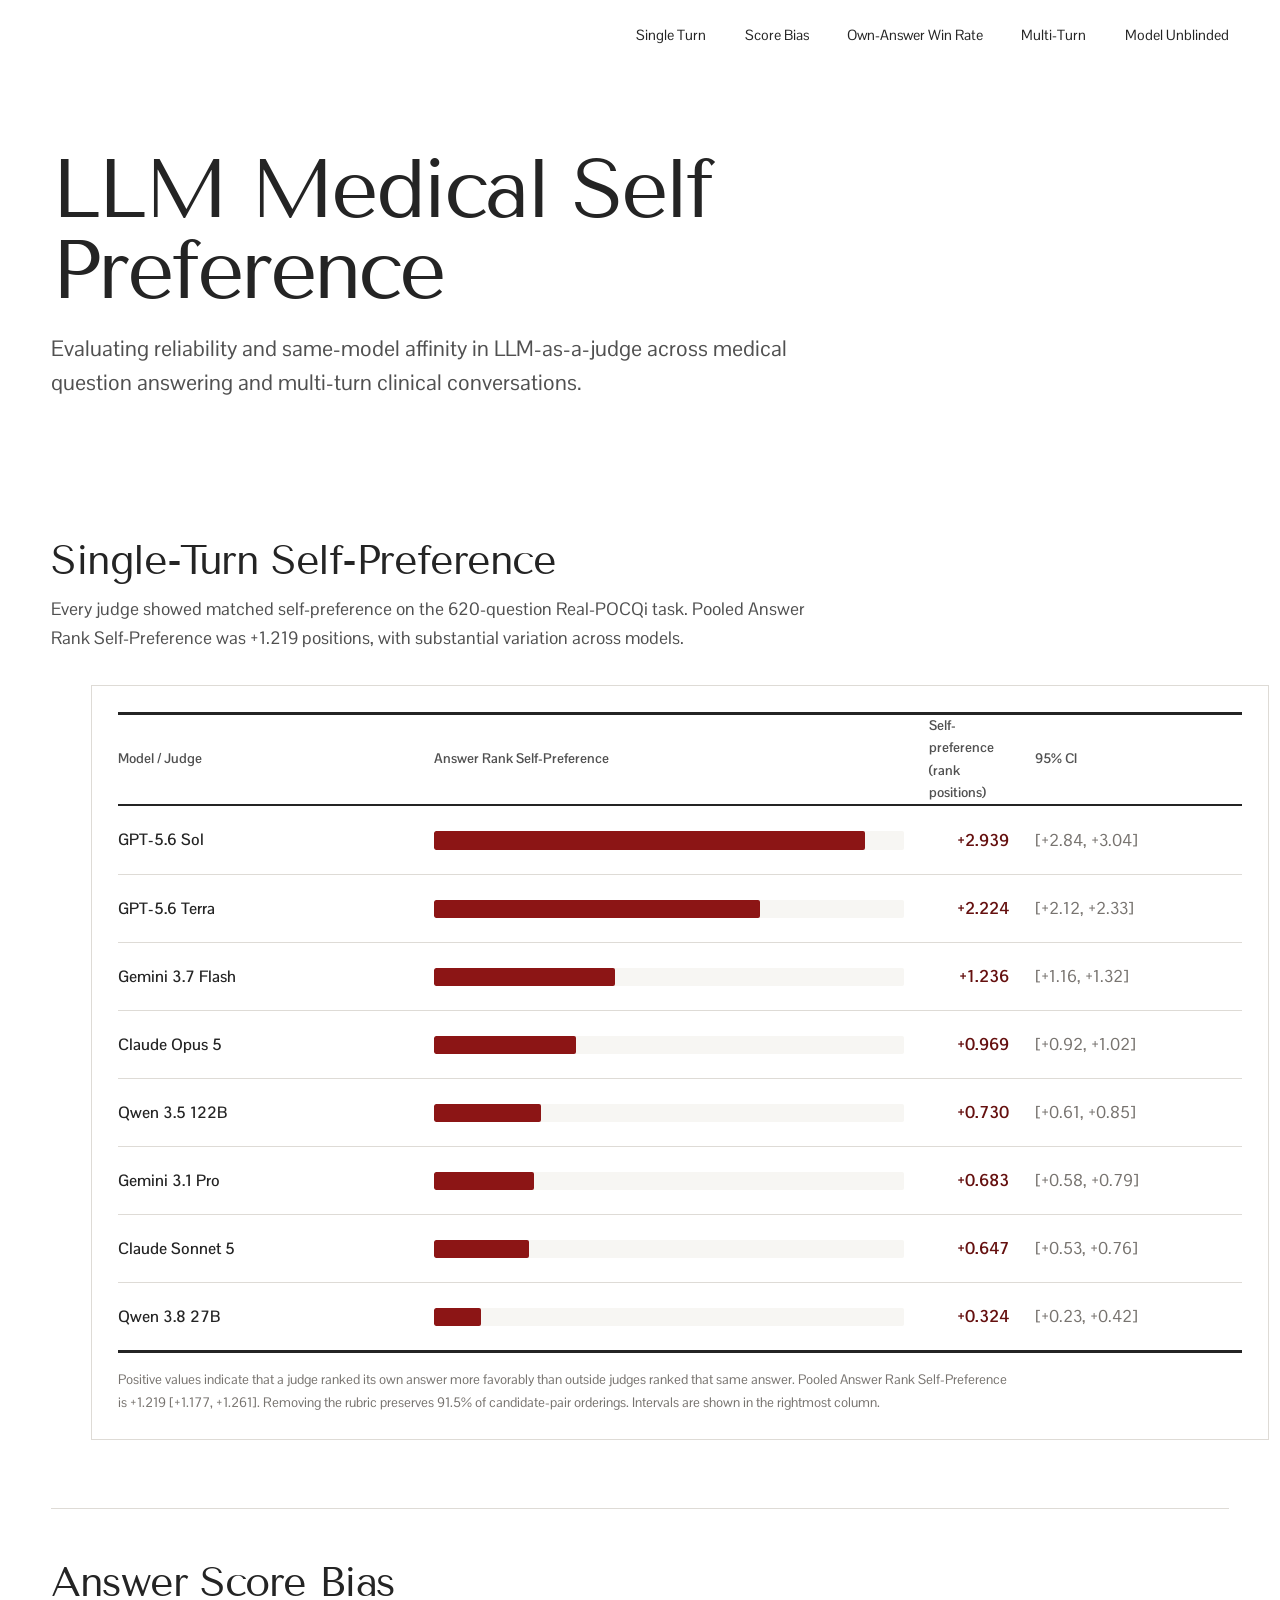
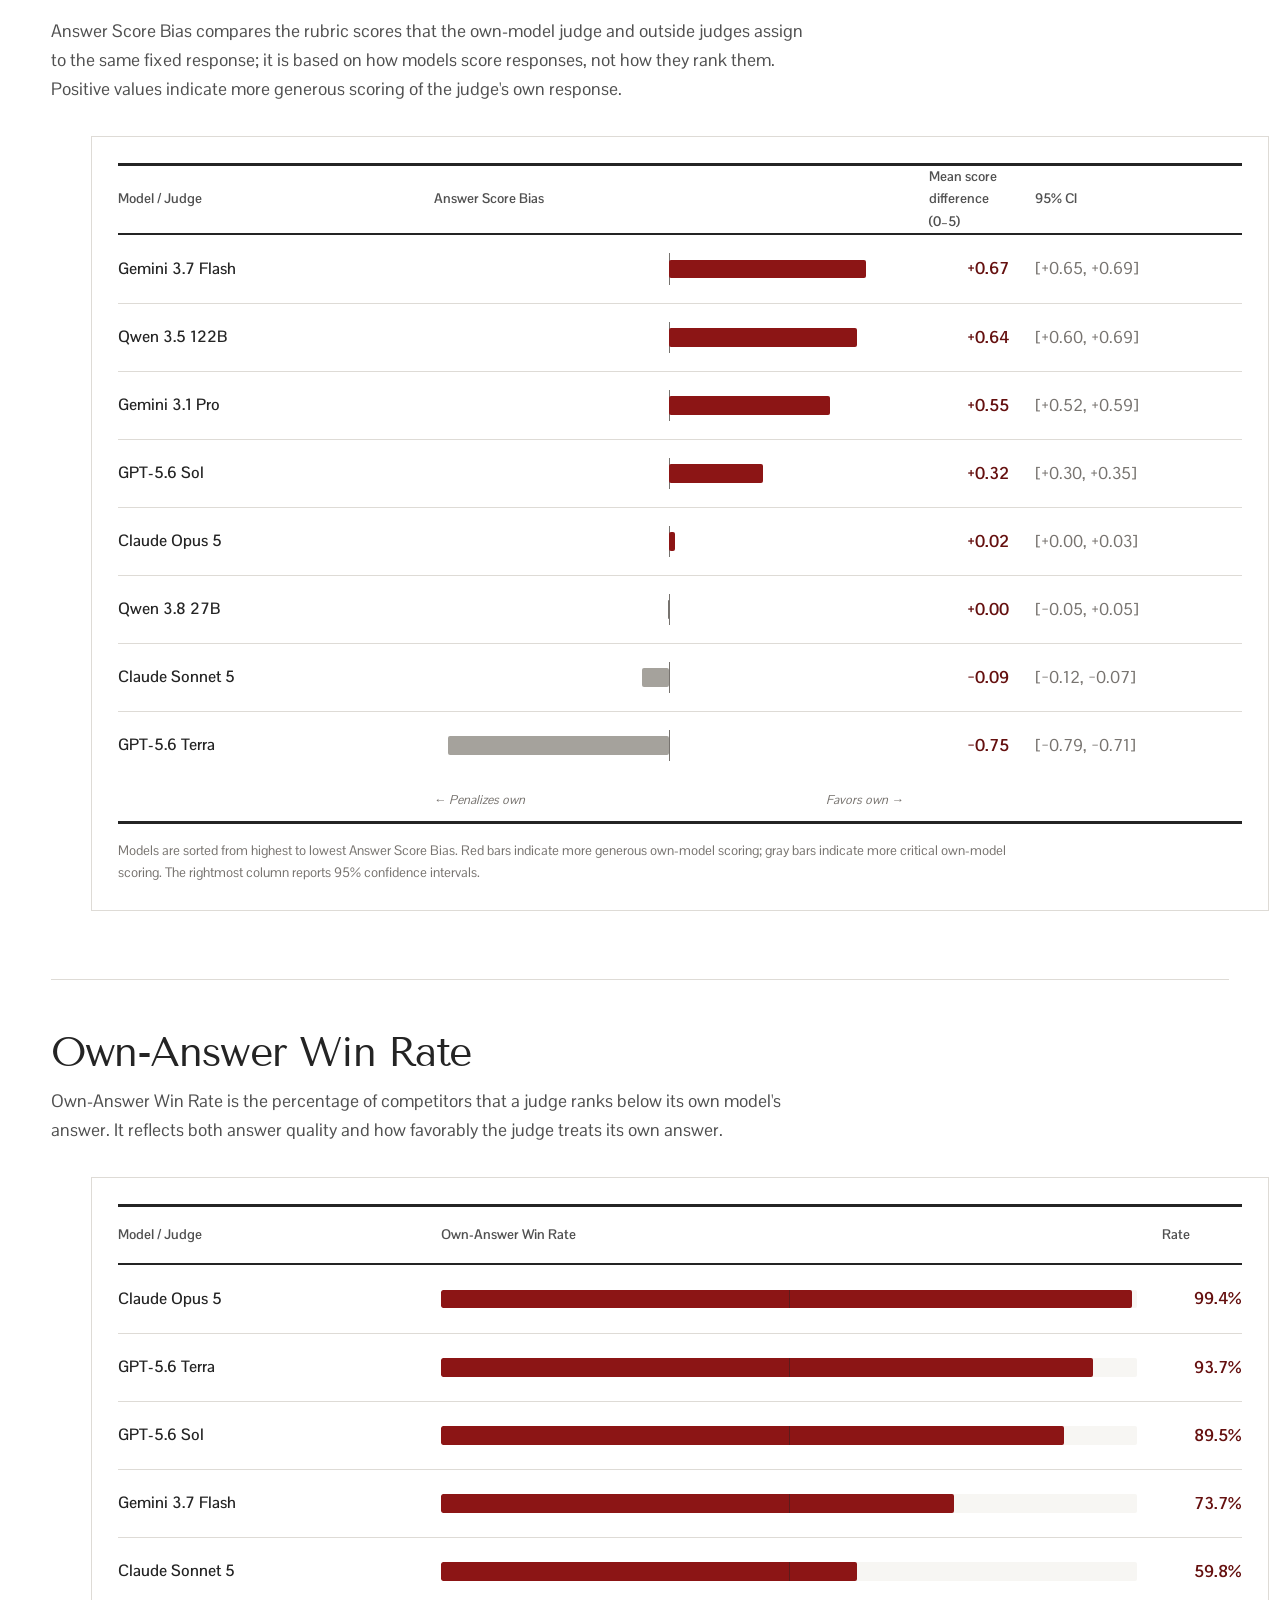
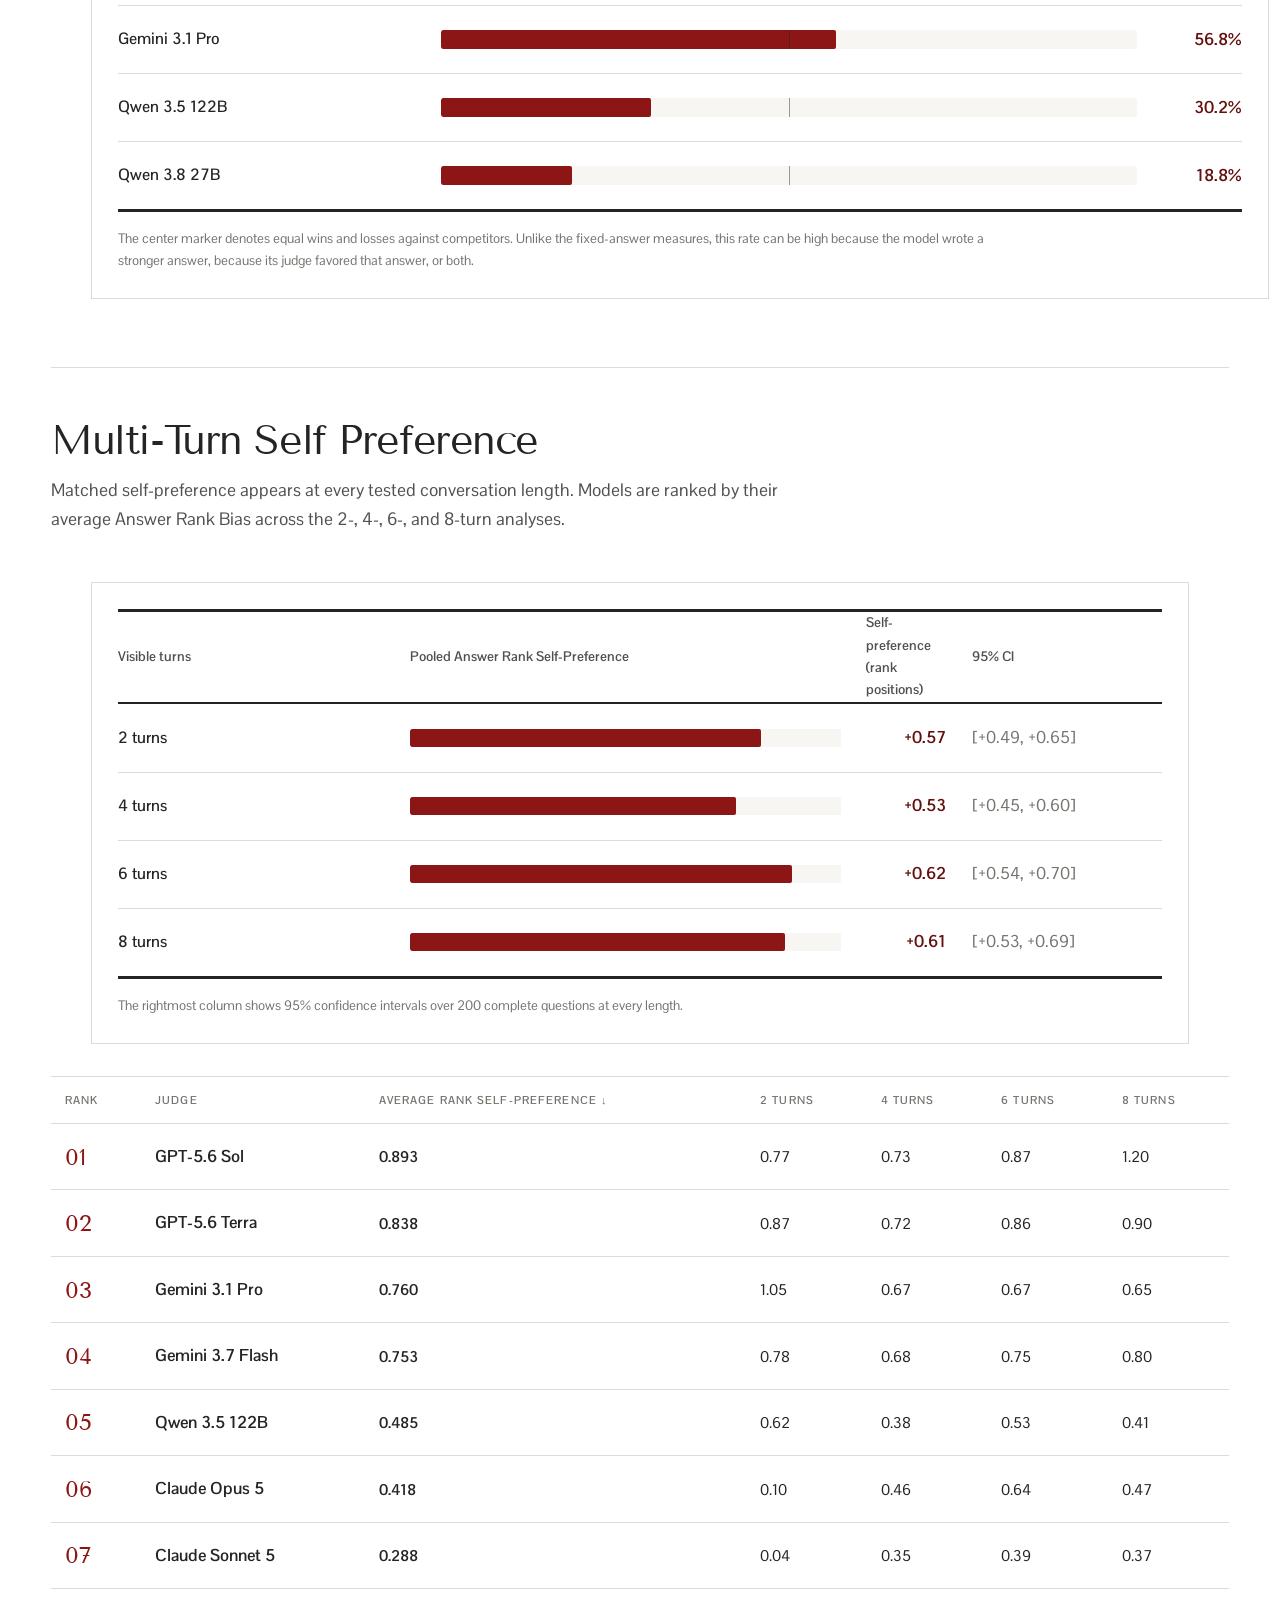
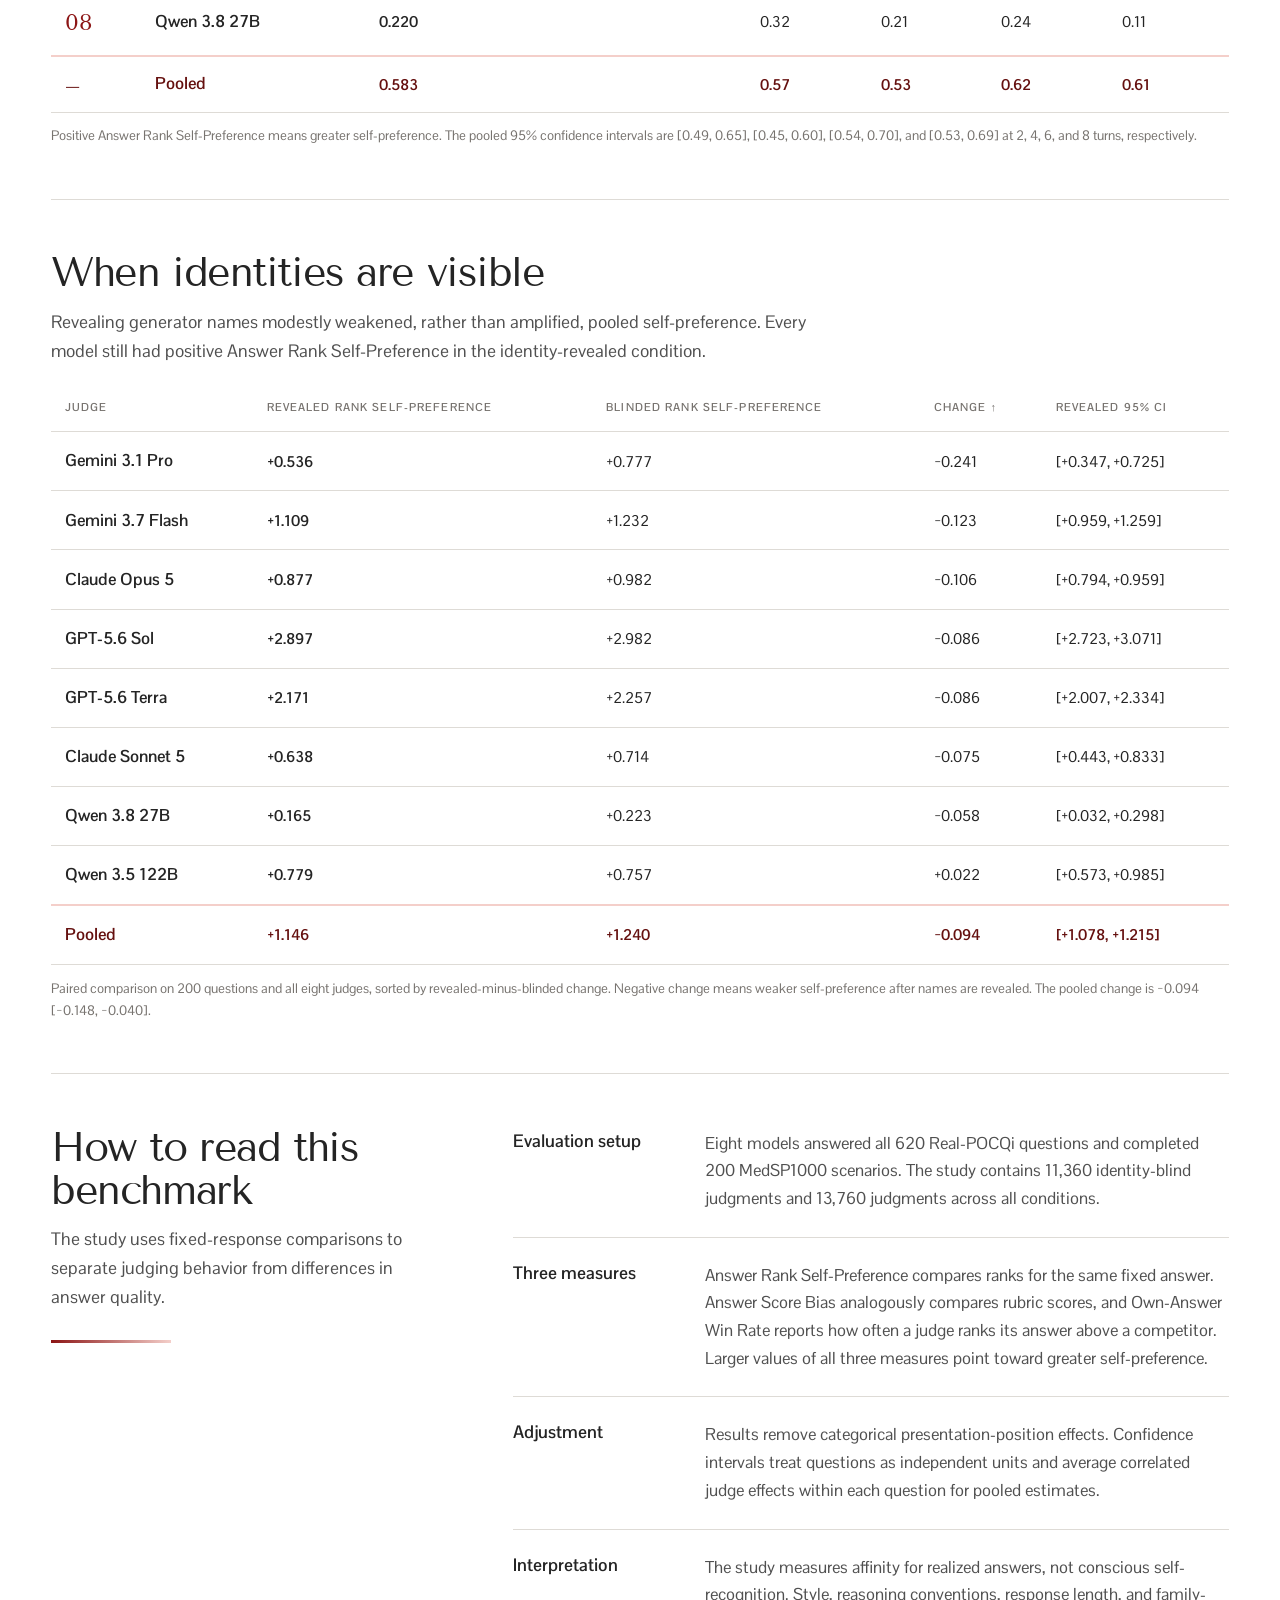
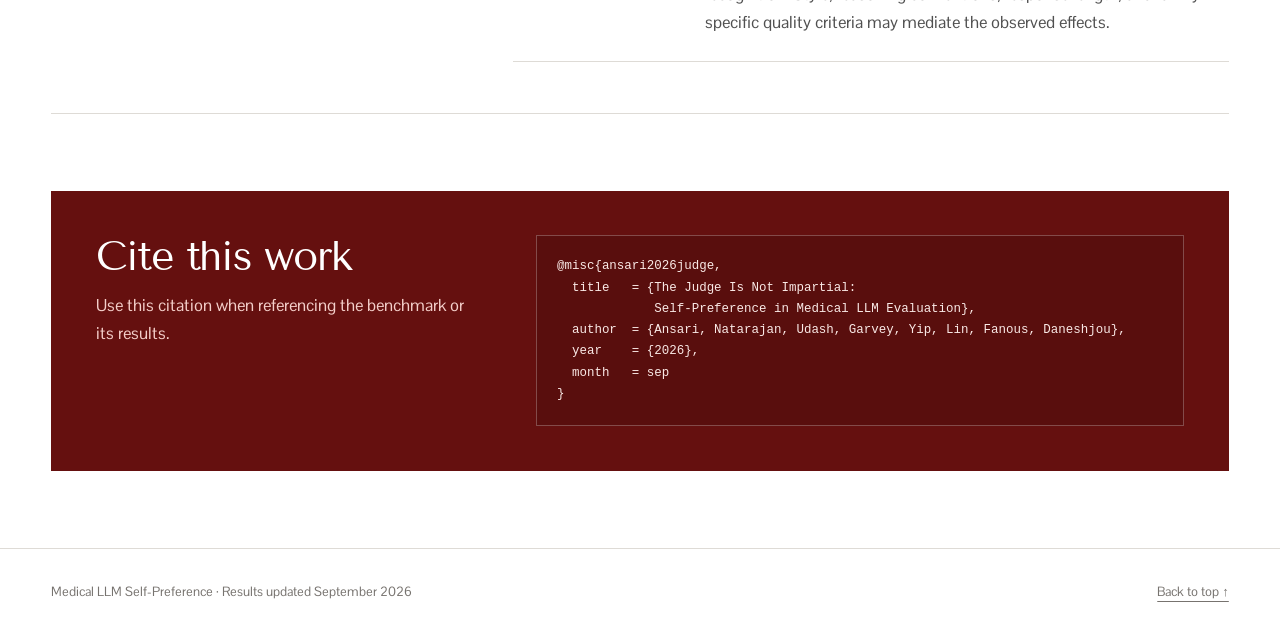
<file: leaderboard/index.html>
<!doctype html>
<html lang="en">
  <head>
    <meta charset="utf-8" />
    <meta name="viewport" content="width=device-width, initial-scale=1" />
    <meta
      name="description"
      content="Medical LLM self-preference results across Real-POCQi and MedSP1000."
    />
    <title>Self-Preference Leaderboard</title>
    <link rel="stylesheet" href="styles.css" />
  </head>
  <body>
    <a class="skip-link" href="#main-content">Skip to content</a>

    <header class="site-header">
      <nav class="site-nav" aria-label="Primary navigation">
        <a href="#single-turn">Single Turn</a>
        <a href="#score-bias">Score Bias</a>
        <a href="#own-answer-win-rate">Own-Answer Win Rate</a>
        <a href="#multi-turn">Multi-Turn</a>
        <a href="#unblinded">Model Unblinded</a>
      </nav>
    </header>

    <main id="main-content">
      <section class="hero" id="top" aria-labelledby="page-title">
        <div class="hero__copy">
          <h1 id="page-title">LLM Medical Self Preference</h1>
          <p class="hero__intro">
            Evaluating reliability and same-model affinity in LLM-as-a-judge
            across medical question answering and multi-turn clinical conversations.
          </p>
        </div>
      </section>

      <section class="section" id="single-turn" aria-labelledby="single-turn-title">
        <div class="section-heading">
          <h2 id="single-turn-title">Single-Turn Self-Preference</h2>
          <p>
            Every judge showed matched self-preference on the 620-question
            Real-POCQi task. Pooled Answer Rank Self-Preference was +1.219
            positions, with substantial variation across models.
          </p>
        </div>

        <figure class="figure-card figure-card--full">
          <div class="data-chart" role="table" aria-label="Single-turn Answer Rank Self-Preference by judge">
            <div class="data-chart__header" role="row">
              <span role="columnheader">Model / Judge</span>
              <span role="columnheader">Answer Rank Self-Preference</span>
              <span role="columnheader">Self-preference (rank positions)</span>
              <span role="columnheader">95% CI</span>
            </div>
            <div class="data-chart__body" role="rowgroup">
              <div class="data-chart__row" role="row"><span class="data-chart__name" role="rowheader">GPT-5.6 Sol</span><span class="bar-track" role="cell"><span class="bar-fill" style="--bar-size: 91.8%"></span></span><strong role="cell">+2.939</strong><span class="data-chart__ci" role="cell">[+2.84, +3.04]</span></div>
              <div class="data-chart__row" role="row"><span class="data-chart__name" role="rowheader">GPT-5.6 Terra</span><span class="bar-track" role="cell"><span class="bar-fill" style="--bar-size: 69.5%"></span></span><strong role="cell">+2.224</strong><span class="data-chart__ci" role="cell">[+2.12, +2.33]</span></div>
              <div class="data-chart__row" role="row"><span class="data-chart__name" role="rowheader">Gemini 3.7 Flash</span><span class="bar-track" role="cell"><span class="bar-fill" style="--bar-size: 38.6%"></span></span><strong role="cell">+1.236</strong><span class="data-chart__ci" role="cell">[+1.16, +1.32]</span></div>
              <div class="data-chart__row" role="row"><span class="data-chart__name" role="rowheader">Claude Opus 5</span><span class="bar-track" role="cell"><span class="bar-fill" style="--bar-size: 30.3%"></span></span><strong role="cell">+0.969</strong><span class="data-chart__ci" role="cell">[+0.92, +1.02]</span></div>
              <div class="data-chart__row" role="row"><span class="data-chart__name" role="rowheader">Qwen 3.5 122B</span><span class="bar-track" role="cell"><span class="bar-fill" style="--bar-size: 22.8%"></span></span><strong role="cell">+0.730</strong><span class="data-chart__ci" role="cell">[+0.61, +0.85]</span></div>
              <div class="data-chart__row" role="row"><span class="data-chart__name" role="rowheader">Gemini 3.1 Pro</span><span class="bar-track" role="cell"><span class="bar-fill" style="--bar-size: 21.3%"></span></span><strong role="cell">+0.683</strong><span class="data-chart__ci" role="cell">[+0.58, +0.79]</span></div>
              <div class="data-chart__row" role="row"><span class="data-chart__name" role="rowheader">Claude Sonnet 5</span><span class="bar-track" role="cell"><span class="bar-fill" style="--bar-size: 20.2%"></span></span><strong role="cell">+0.647</strong><span class="data-chart__ci" role="cell">[+0.53, +0.76]</span></div>
              <div class="data-chart__row" role="row"><span class="data-chart__name" role="rowheader">Qwen 3.8 27B</span><span class="bar-track" role="cell"><span class="bar-fill" style="--bar-size: 10.1%"></span></span><strong role="cell">+0.324</strong><span class="data-chart__ci" role="cell">[+0.23, +0.42]</span></div>
            </div>
          </div>
          <p class="figure-caption">
            Positive values indicate that a judge ranked its own answer more
            favorably than outside judges ranked that same answer. Pooled Answer
            Rank Self-Preference is +1.219 [+1.177, +1.261]. Removing the rubric
            preserves 91.5% of candidate-pair orderings. Intervals are shown in
            the rightmost column.
          </p>
        </figure>
      </section>

      <section class="section" id="score-bias" aria-labelledby="score-bias-title">
        <div class="section-heading">
          <h2 id="score-bias-title">Answer Score Bias</h2>
          <p>
            Answer Score Bias compares the rubric scores that the own-model
            judge and outside judges assign to the same fixed response; it is
            based on how models score responses, not how they rank them.
            Positive values indicate more generous scoring of the judge's own
            response.
          </p>
        </div>

        <figure class="figure-card figure-card--full">
          <div class="data-chart data-chart--diverging" role="table" aria-label="Real-POCQi Answer Score Bias by judge">
            <div class="data-chart__header" role="row">
              <span role="columnheader">Model / Judge</span>
              <span role="columnheader">Answer Score Bias</span>
              <span role="columnheader">Mean score difference (0–5)</span>
              <span role="columnheader">95% CI</span>
            </div>
            <div class="data-chart__body" role="rowgroup">
              <div class="data-chart__row" role="row"><span class="data-chart__name" role="rowheader">Gemini 3.7 Flash</span><span class="bar-track bar-track--diverging" role="cell"><span class="bar-fill bar-fill--positive" style="--bar-size: 41.9%"></span></span><strong role="cell">+0.67</strong><span class="data-chart__ci" role="cell">[+0.65, +0.69]</span></div>
              <div class="data-chart__row" role="row"><span class="data-chart__name" role="rowheader">Qwen 3.5 122B</span><span class="bar-track bar-track--diverging" role="cell"><span class="bar-fill bar-fill--positive" style="--bar-size: 40%"></span></span><strong role="cell">+0.64</strong><span class="data-chart__ci" role="cell">[+0.60, +0.69]</span></div>
              <div class="data-chart__row" role="row"><span class="data-chart__name" role="rowheader">Gemini 3.1 Pro</span><span class="bar-track bar-track--diverging" role="cell"><span class="bar-fill bar-fill--positive" style="--bar-size: 34.4%"></span></span><strong role="cell">+0.55</strong><span class="data-chart__ci" role="cell">[+0.52, +0.59]</span></div>
              <div class="data-chart__row" role="row"><span class="data-chart__name" role="rowheader">GPT-5.6 Sol</span><span class="bar-track bar-track--diverging" role="cell"><span class="bar-fill bar-fill--positive" style="--bar-size: 20%"></span></span><strong role="cell">+0.32</strong><span class="data-chart__ci" role="cell">[+0.30, +0.35]</span></div>
              <div class="data-chart__row" role="row"><span class="data-chart__name" role="rowheader">Claude Opus 5</span><span class="bar-track bar-track--diverging" role="cell"><span class="bar-fill bar-fill--positive" style="--bar-size: 1.25%"></span></span><strong role="cell">+0.02</strong><span class="data-chart__ci" role="cell">[+0.00, +0.03]</span></div>
              <div class="data-chart__row" role="row"><span class="data-chart__name" role="rowheader">Qwen 3.8 27B</span><span class="bar-track bar-track--diverging" role="cell"><span class="bar-fill bar-fill--zero" style="--bar-size: 2px"></span></span><strong role="cell">+0.00</strong><span class="data-chart__ci" role="cell">[−0.05, +0.05]</span></div>
              <div class="data-chart__row" role="row"><span class="data-chart__name" role="rowheader">Claude Sonnet 5</span><span class="bar-track bar-track--diverging" role="cell"><span class="bar-fill bar-fill--negative" style="--bar-size: 5.6%"></span></span><strong role="cell">−0.09</strong><span class="data-chart__ci" role="cell">[−0.12, −0.07]</span></div>
              <div class="data-chart__row" role="row"><span class="data-chart__name" role="rowheader">GPT-5.6 Terra</span><span class="bar-track bar-track--diverging" role="cell"><span class="bar-fill bar-fill--negative" style="--bar-size: 46.9%"></span></span><strong role="cell">−0.75</strong><span class="data-chart__ci" role="cell">[−0.79, −0.71]</span></div>
            </div>
            <div class="data-chart__direction" aria-hidden="true"><span>← Penalizes own</span><span>Favors own →</span></div>
          </div>
          <p class="figure-caption">
            Models are sorted from highest to lowest Answer Score Bias. Red bars
            indicate more generous own-model scoring; gray bars indicate more
            critical own-model scoring. The rightmost column reports 95%
            confidence intervals.
          </p>
        </figure>
      </section>

      <section class="section" id="own-answer-win-rate" aria-labelledby="win-rate-title">
        <div class="section-heading">
          <h2 id="win-rate-title">Own-Answer Win Rate</h2>
          <p>
            Own-Answer Win Rate is the percentage of competitors that a judge
            ranks below its own model's answer. It reflects both answer quality
            and how favorably the judge treats its own answer.
          </p>
        </div>

        <figure class="figure-card figure-card--full">
          <div class="data-chart data-chart--simple" role="table" aria-label="Real-POCQi Own-Answer Win Rate by judge">
            <div class="data-chart__header" role="row">
              <span role="columnheader">Model / Judge</span>
              <span role="columnheader">Own-Answer Win Rate</span>
              <span role="columnheader">Rate</span>
            </div>
            <div class="data-chart__body" role="rowgroup">
              <div class="data-chart__row" role="row"><span class="data-chart__name" role="rowheader">Claude Opus 5</span><span class="bar-track bar-track--reference" role="cell"><span class="bar-fill" style="--bar-size: 99.4%"></span></span><strong role="cell">99.4%</strong></div>
              <div class="data-chart__row" role="row"><span class="data-chart__name" role="rowheader">GPT-5.6 Terra</span><span class="bar-track bar-track--reference" role="cell"><span class="bar-fill" style="--bar-size: 93.7%"></span></span><strong role="cell">93.7%</strong></div>
              <div class="data-chart__row" role="row"><span class="data-chart__name" role="rowheader">GPT-5.6 Sol</span><span class="bar-track bar-track--reference" role="cell"><span class="bar-fill" style="--bar-size: 89.5%"></span></span><strong role="cell">89.5%</strong></div>
              <div class="data-chart__row" role="row"><span class="data-chart__name" role="rowheader">Gemini 3.7 Flash</span><span class="bar-track bar-track--reference" role="cell"><span class="bar-fill" style="--bar-size: 73.7%"></span></span><strong role="cell">73.7%</strong></div>
              <div class="data-chart__row" role="row"><span class="data-chart__name" role="rowheader">Claude Sonnet 5</span><span class="bar-track bar-track--reference" role="cell"><span class="bar-fill" style="--bar-size: 59.8%"></span></span><strong role="cell">59.8%</strong></div>
              <div class="data-chart__row" role="row"><span class="data-chart__name" role="rowheader">Gemini 3.1 Pro</span><span class="bar-track bar-track--reference" role="cell"><span class="bar-fill" style="--bar-size: 56.8%"></span></span><strong role="cell">56.8%</strong></div>
              <div class="data-chart__row" role="row"><span class="data-chart__name" role="rowheader">Qwen 3.5 122B</span><span class="bar-track bar-track--reference" role="cell"><span class="bar-fill" style="--bar-size: 30.2%"></span></span><strong role="cell">30.2%</strong></div>
              <div class="data-chart__row" role="row"><span class="data-chart__name" role="rowheader">Qwen 3.8 27B</span><span class="bar-track bar-track--reference" role="cell"><span class="bar-fill" style="--bar-size: 18.8%"></span></span><strong role="cell">18.8%</strong></div>
            </div>
          </div>
          <p class="figure-caption">
            The center marker denotes equal wins and losses against competitors.
            Unlike the fixed-answer measures, this rate can be high because the
            model wrote a stronger answer, because its judge favored that answer,
            or both.
          </p>
        </figure>
      </section>

      <section class="section" id="multi-turn" aria-labelledby="multi-turn-title">
        <div class="section-heading">
          <h2 id="multi-turn-title">Multi-Turn Self Preference</h2>
          <p>
            Matched self-preference appears at every tested conversation length.
            Models are ranked by their average Answer Rank Bias
            across the 2-, 4-, 6-, and 8-turn analyses.
          </p>
        </div>

        <div class="result-layout">
          <figure class="figure-card">
            <div class="data-chart data-chart--turns" role="table" aria-label="Answer Rank Self-Preference by visible conversation turns">
              <div class="data-chart__header" role="row">
                <span role="columnheader">Visible turns</span>
                <span role="columnheader">Pooled Answer Rank Self-Preference</span>
                <span role="columnheader">Self-preference (rank positions)</span>
                <span role="columnheader">95% CI</span>
              </div>
              <div class="data-chart__body" role="rowgroup">
                <div class="data-chart__row" role="row"><span class="data-chart__name" role="rowheader">2 turns</span><span class="bar-track" role="cell"><span class="bar-fill" style="--bar-size: 81.4%"></span></span><strong role="cell">+0.57</strong><span class="data-chart__ci" role="cell">[+0.49, +0.65]</span></div>
                <div class="data-chart__row" role="row"><span class="data-chart__name" role="rowheader">4 turns</span><span class="bar-track" role="cell"><span class="bar-fill" style="--bar-size: 75.7%"></span></span><strong role="cell">+0.53</strong><span class="data-chart__ci" role="cell">[+0.45, +0.60]</span></div>
                <div class="data-chart__row" role="row"><span class="data-chart__name" role="rowheader">6 turns</span><span class="bar-track" role="cell"><span class="bar-fill" style="--bar-size: 88.6%"></span></span><strong role="cell">+0.62</strong><span class="data-chart__ci" role="cell">[+0.54, +0.70]</span></div>
                <div class="data-chart__row" role="row"><span class="data-chart__name" role="rowheader">8 turns</span><span class="bar-track" role="cell"><span class="bar-fill" style="--bar-size: 87.1%"></span></span><strong role="cell">+0.61</strong><span class="data-chart__ci" role="cell">[+0.53, +0.69]</span></div>
              </div>
            </div>
            <p class="figure-caption">The rightmost column shows 95% confidence intervals over 200 complete questions at every length.</p>
          </figure>

          <div class="table-wrap table-wrap--compact" tabindex="0" aria-label="Scrollable multi-turn results table">
            <table class="compact-table">
              <thead><tr><th scope="col">Rank</th><th scope="col">Judge</th><th scope="col" aria-sort="descending">Average rank self-preference ↓</th><th scope="col">2 turns</th><th scope="col">4 turns</th><th scope="col">6 turns</th><th scope="col">8 turns</th></tr></thead>
              <tbody>
                <tr><td><span class="rank">01</span></td><th scope="row">GPT-5.6 Sol</th><td><strong>0.893</strong></td><td>0.77</td><td>0.73</td><td>0.87</td><td>1.20</td></tr>
                <tr><td><span class="rank">02</span></td><th scope="row">GPT-5.6 Terra</th><td><strong>0.838</strong></td><td>0.87</td><td>0.72</td><td>0.86</td><td>0.90</td></tr>
                <tr><td><span class="rank">03</span></td><th scope="row">Gemini 3.1 Pro</th><td><strong>0.760</strong></td><td>1.05</td><td>0.67</td><td>0.67</td><td>0.65</td></tr>
                <tr><td><span class="rank">04</span></td><th scope="row">Gemini 3.7 Flash</th><td><strong>0.753</strong></td><td>0.78</td><td>0.68</td><td>0.75</td><td>0.80</td></tr>
                <tr><td><span class="rank">05</span></td><th scope="row">Qwen 3.5 122B</th><td><strong>0.485</strong></td><td>0.62</td><td>0.38</td><td>0.53</td><td>0.41</td></tr>
                <tr><td><span class="rank">06</span></td><th scope="row">Claude Opus 5</th><td><strong>0.418</strong></td><td>0.10</td><td>0.46</td><td>0.64</td><td>0.47</td></tr>
                <tr><td><span class="rank">07</span></td><th scope="row">Claude Sonnet 5</th><td><strong>0.288</strong></td><td>0.04</td><td>0.35</td><td>0.39</td><td>0.37</td></tr>
                <tr><td><span class="rank">08</span></td><th scope="row">Qwen 3.8 27B</th><td><strong>0.220</strong></td><td>0.32</td><td>0.21</td><td>0.24</td><td>0.11</td></tr>
                <tr class="table-total"><td>—</td><th scope="row">Pooled</th><td><strong>0.583</strong></td><td>0.57</td><td>0.53</td><td>0.62</td><td>0.61</td></tr>
              </tbody>
            </table>
          </div>
        </div>
        <p class="table-note">Positive Answer Rank Self-Preference means greater self-preference. The pooled 95% confidence intervals are [0.49, 0.65], [0.45, 0.60], [0.54, 0.70], and [0.53, 0.69] at 2, 4, 6, and 8 turns, respectively.</p>
      </section>

      <section class="section" id="unblinded" aria-labelledby="unblinded-title">
        <div class="section-heading">
          <h2 id="unblinded-title">When identities are visible</h2>
          <p>
            Revealing generator names modestly weakened, rather than amplified,
            pooled self-preference. Every model still had positive Answer Rank
            Self-Preference in the identity-revealed condition.
          </p>
        </div>

        <div class="table-wrap" tabindex="0" aria-label="Scrollable unblinded comparison table">
          <table>
            <thead><tr><th scope="col">Judge</th><th scope="col">Revealed rank self-preference</th><th scope="col">Blinded rank self-preference</th><th scope="col" aria-sort="ascending">Change ↑</th><th scope="col">Revealed 95% CI</th></tr></thead>
            <tbody>
              <tr><th scope="row">Gemini 3.1 Pro</th><td><strong>+0.536</strong></td><td>+0.777</td><td>−0.241</td><td>[+0.347, +0.725]</td></tr>
              <tr><th scope="row">Gemini 3.7 Flash</th><td><strong>+1.109</strong></td><td>+1.232</td><td>−0.123</td><td>[+0.959, +1.259]</td></tr>
              <tr><th scope="row">Claude Opus 5</th><td><strong>+0.877</strong></td><td>+0.982</td><td>−0.106</td><td>[+0.794, +0.959]</td></tr>
              <tr><th scope="row">GPT-5.6 Sol</th><td><strong>+2.897</strong></td><td>+2.982</td><td>−0.086</td><td>[+2.723, +3.071]</td></tr>
              <tr><th scope="row">GPT-5.6 Terra</th><td><strong>+2.171</strong></td><td>+2.257</td><td>−0.086</td><td>[+2.007, +2.334]</td></tr>
              <tr><th scope="row">Claude Sonnet 5</th><td><strong>+0.638</strong></td><td>+0.714</td><td>−0.075</td><td>[+0.443, +0.833]</td></tr>
              <tr><th scope="row">Qwen 3.8 27B</th><td><strong>+0.165</strong></td><td>+0.223</td><td>−0.058</td><td>[+0.032, +0.298]</td></tr>
              <tr><th scope="row">Qwen 3.5 122B</th><td><strong>+0.779</strong></td><td>+0.757</td><td>+0.022</td><td>[+0.573, +0.985]</td></tr>
              <tr class="table-total"><th scope="row">Pooled</th><td><strong>+1.146</strong></td><td>+1.240</td><td>−0.094</td><td>[+1.078, +1.215]</td></tr>
            </tbody>
          </table>
        </div>
        <p class="table-note">Paired comparison on 200 questions and all eight judges, sorted by revealed-minus-blinded change. Negative change means weaker self-preference after names are revealed. The pooled change is −0.094 [−0.148, −0.040].</p>
      </section>

      <section class="section methods" id="methodology" aria-labelledby="methods-title">
        <div class="methods__heading">
          <h2 id="methods-title">How to read this benchmark</h2>
          <p>
            The study uses fixed-response comparisons to separate judging
            behavior from differences in answer quality.
          </p>
        </div>

        <div class="methods__content">
          <article>
            <h3>Evaluation setup</h3>
            <p>
              Eight models answered all 620 Real-POCQi questions and completed
              200 MedSP1000 scenarios. The study contains 11,360 identity-blind
              judgments and 13,760 judgments across all conditions.
            </p>
          </article>
          <article>
            <h3>Three measures</h3>
            <p>
              Answer Rank Self-Preference compares ranks for the same fixed
              answer. Answer Score Bias analogously compares rubric scores, and
              Own-Answer Win Rate reports how often a judge ranks its answer
              above a competitor. Larger values of all three measures point
              toward greater self-preference.
            </p>
          </article>
          <article>
            <h3>Adjustment</h3>
            <p>
              Results remove categorical presentation-position effects. Confidence
              intervals treat questions as independent units and average correlated
              judge effects within each question for pooled estimates.
            </p>
          </article>
          <article>
            <h3>Interpretation</h3>
            <p>
              The study measures affinity for realized answers, not conscious
              self-recognition. Style, reasoning conventions, response length, and
              family-specific quality criteria may mediate the observed effects.
            </p>
          </article>
        </div>
      </section>

      <section class="citation" aria-labelledby="citation-title">
        <div>
          <h2 id="citation-title">Cite this work</h2>
          <p class="citation__intro">
            Use this citation when referencing the benchmark or its results.
          </p>
        </div>
        <pre><code>@misc{ansari2026judge,
  title   = {The Judge Is Not Impartial:
             Self-Preference in Medical LLM Evaluation},
  author  = {Ansari, Natarajan, Udash, Garvey, Yip, Lin, Fanous, Daneshjou},
  year    = {2026},
  month   = sep
}</code></pre>
      </section>
    </main>

    <footer class="site-footer">
      <p>Medical LLM Self-Preference · Results updated September 2026</p>
      <a href="#top">Back to top ↑</a>
    </footer>
  </body>
</html>
</file>
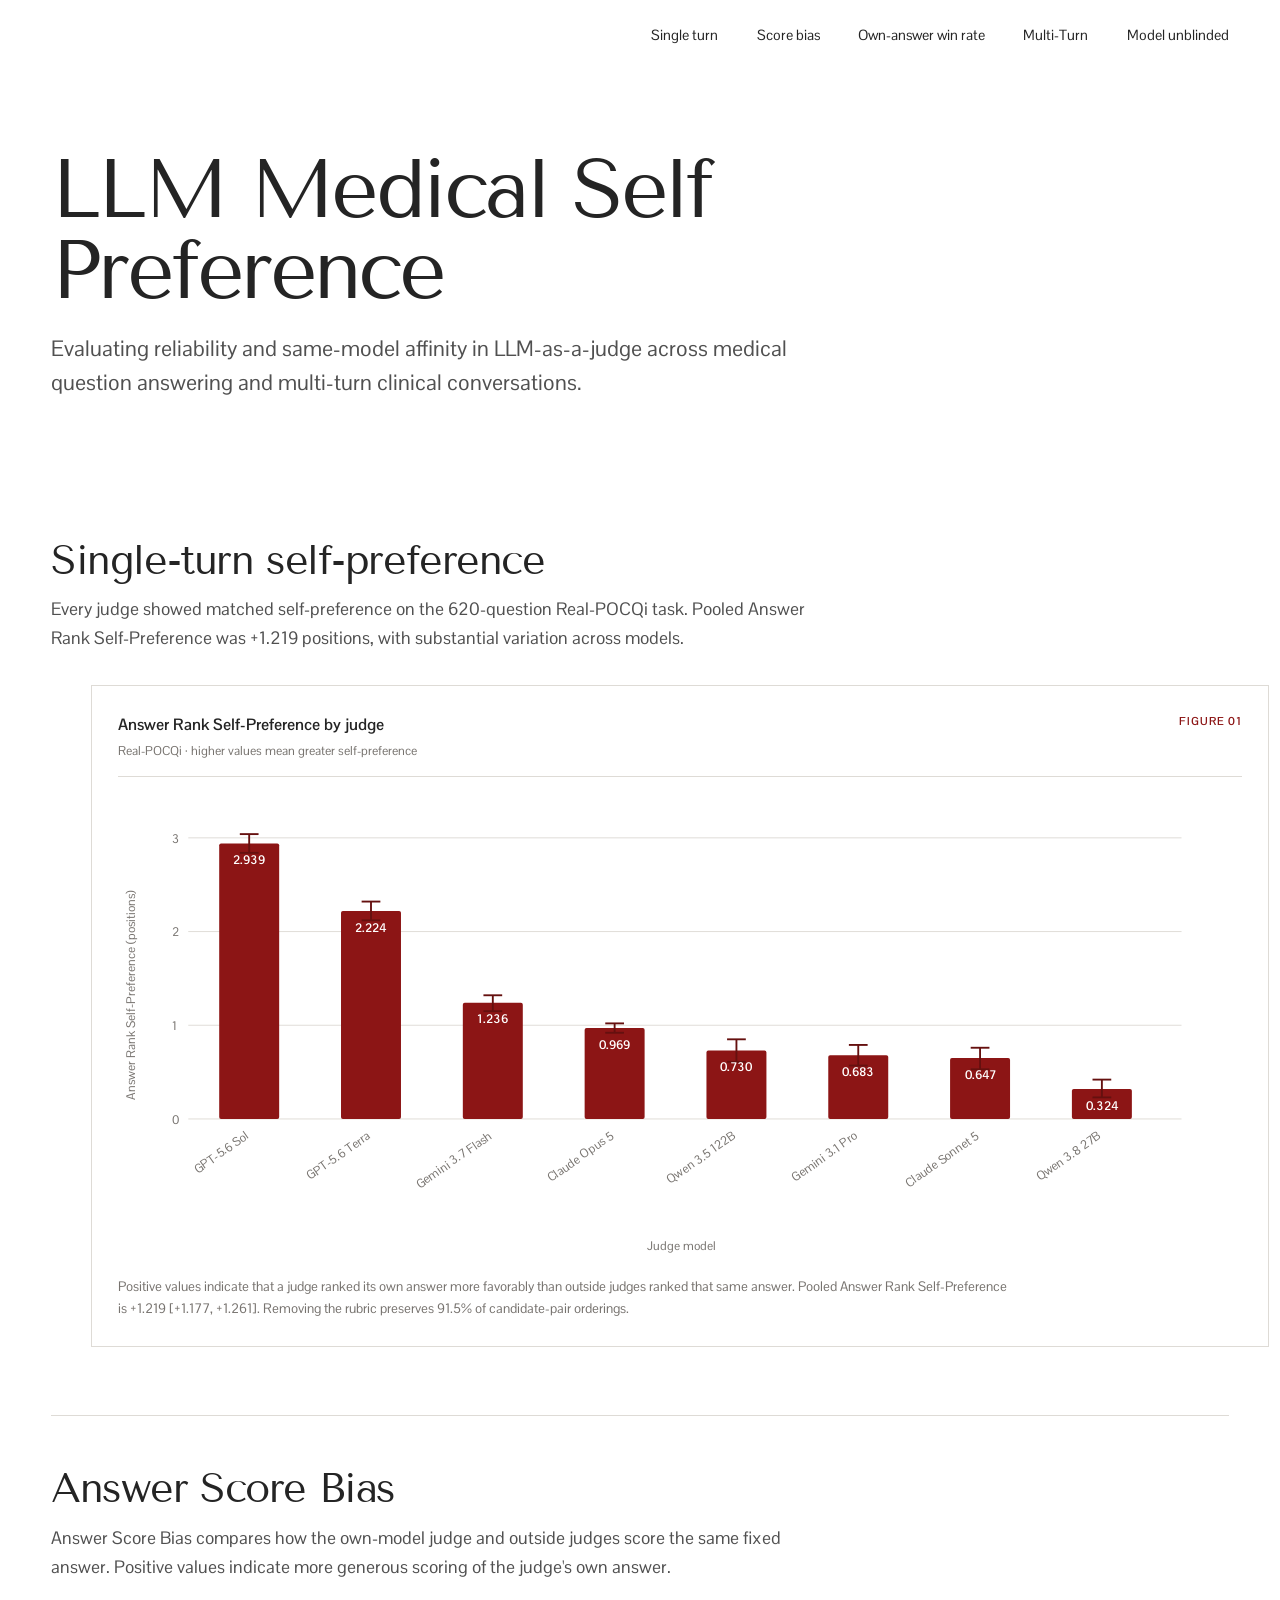
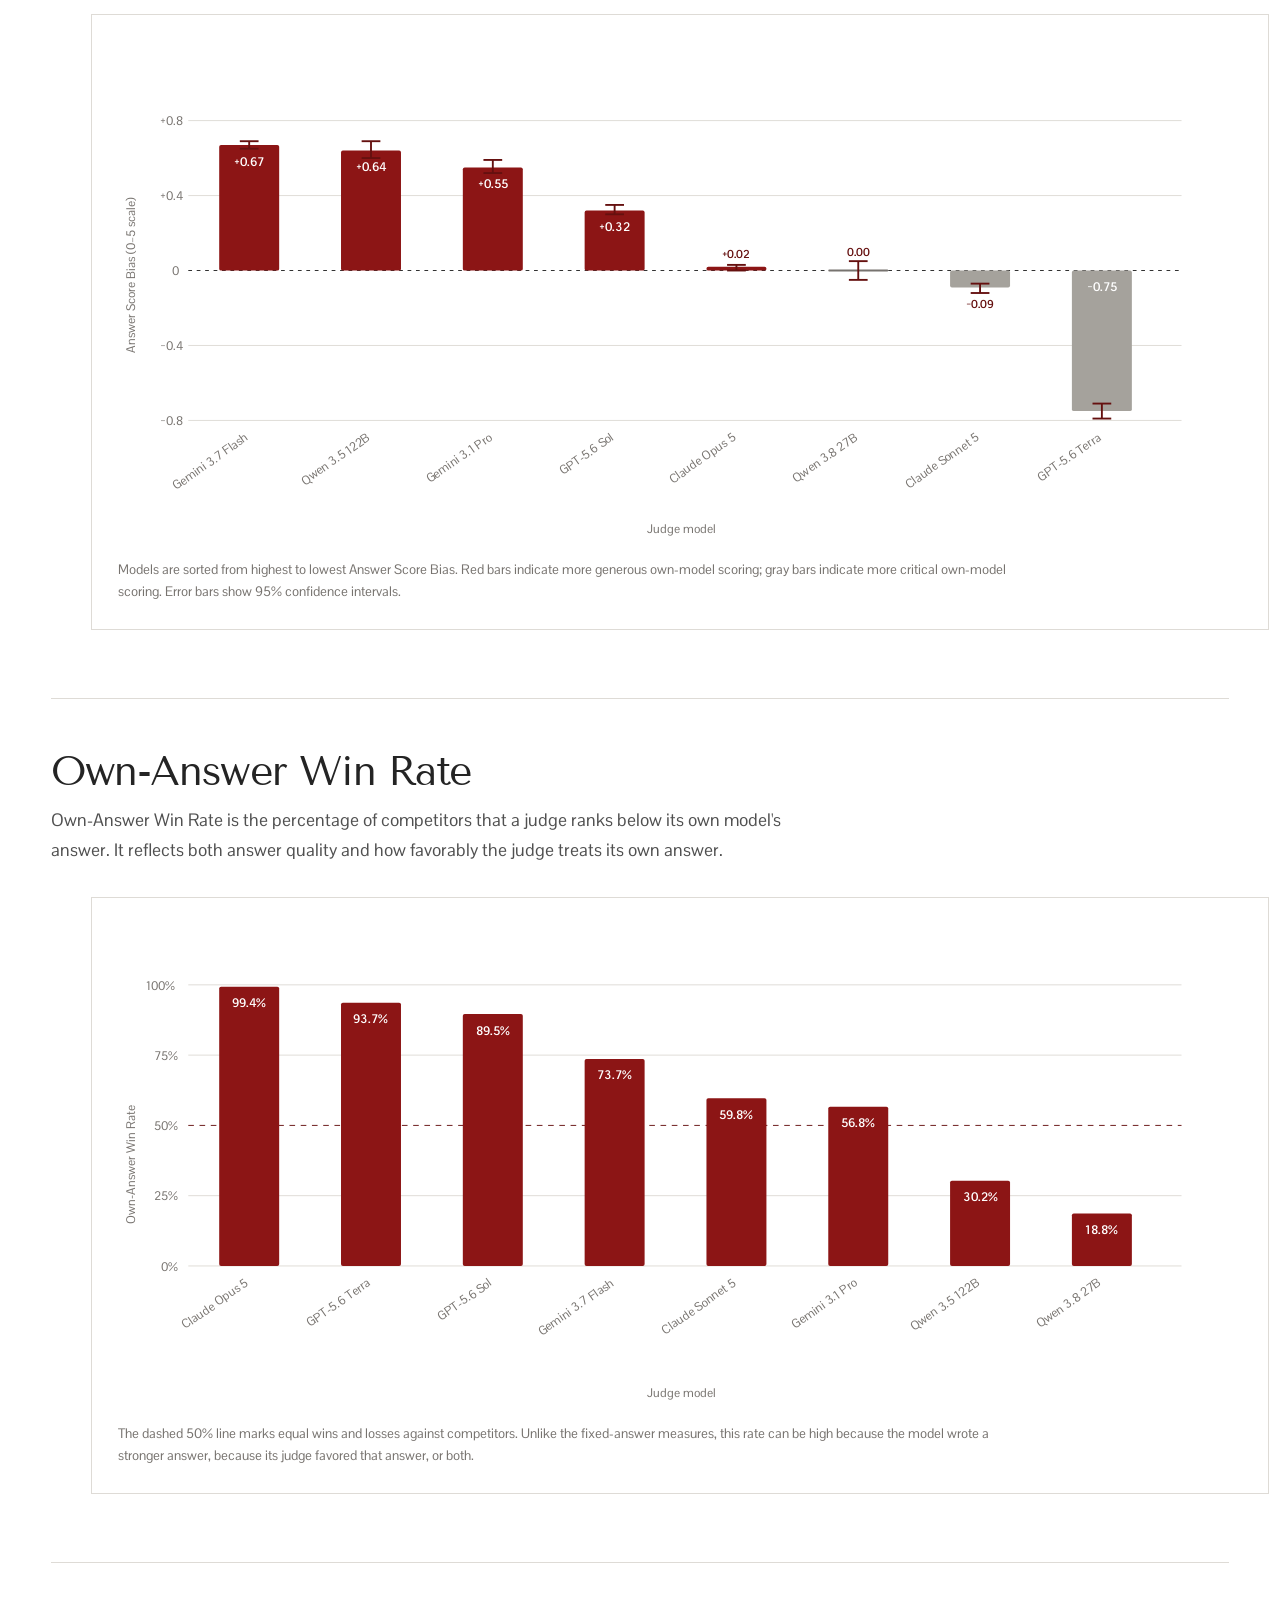
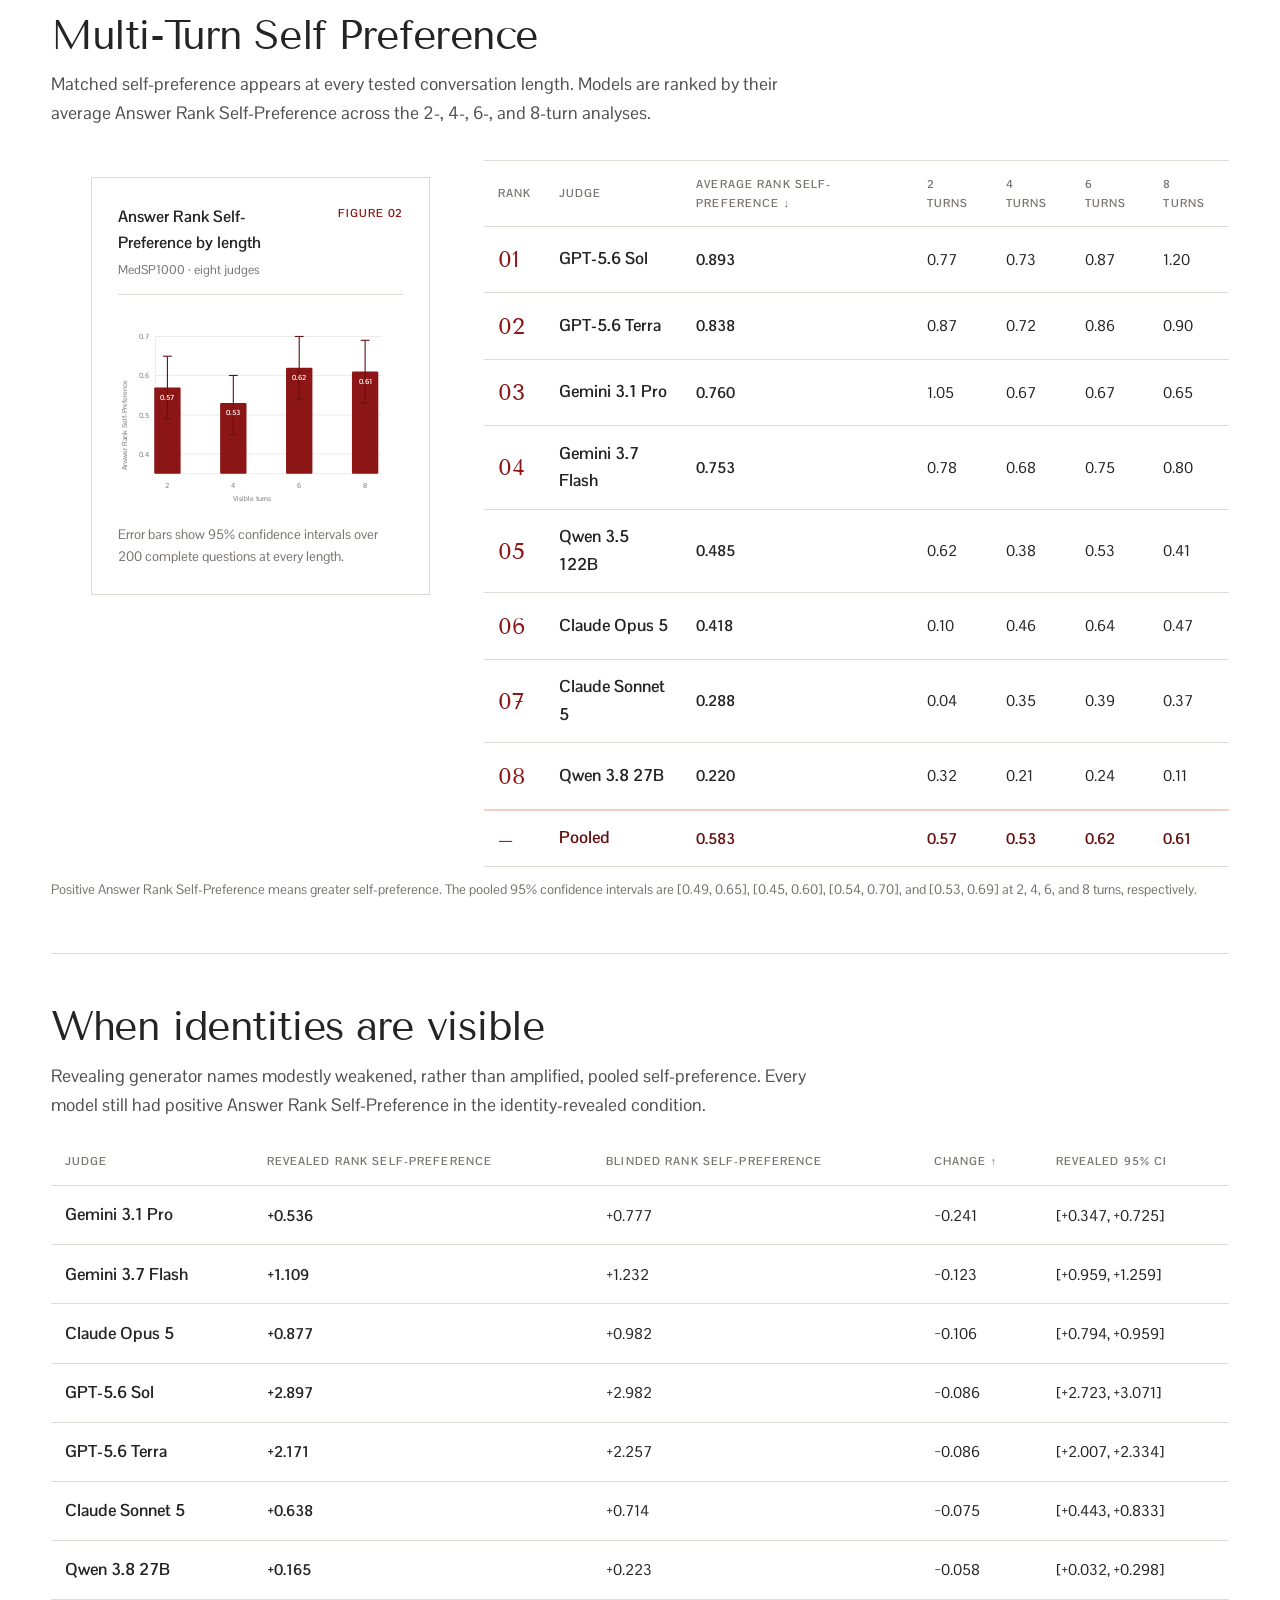
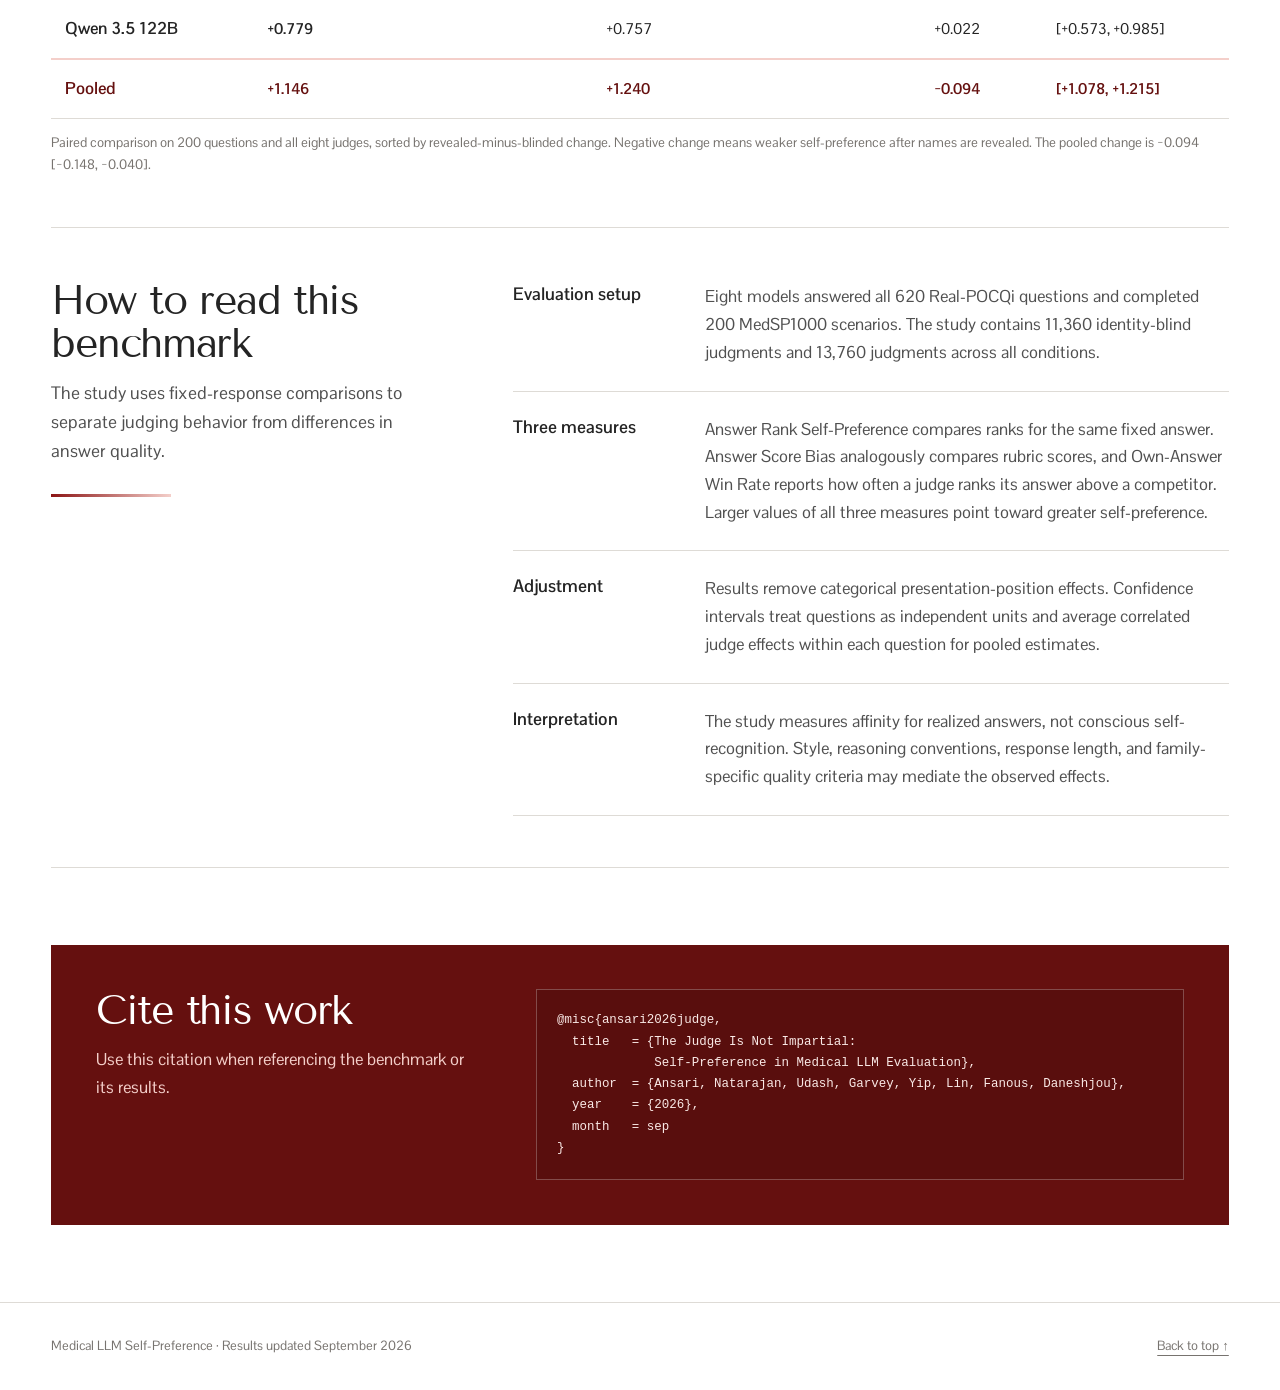
<file: src/leaderboard/index.html>
<!doctype html>
<html lang="en">
  <head>
    <meta charset="utf-8" />
    <meta name="viewport" content="width=device-width, initial-scale=1" />
    <meta
      name="description"
      content="Medical LLM self-preference results across Real-POCQi and MedSP1000."
    />
    <title>Self-Preference Leaderboard</title>
    <link rel="stylesheet" href="styles.css" />
  </head>
  <body>
    <a class="skip-link" href="#main-content">Skip to content</a>

    <header class="site-header">
      <nav class="site-nav" aria-label="Primary navigation">
        <a href="#single-turn">Single turn</a>
        <a href="#score-bias">Score bias</a>
        <a href="#own-answer-win-rate">Own-answer win rate</a>
        <a href="#multi-turn">Multi-Turn</a>
        <a href="#unblinded">Model unblinded</a>
      </nav>
    </header>

    <main id="main-content">
      <section class="hero" id="top" aria-labelledby="page-title">
        <div class="hero__copy">
          <h1 id="page-title">LLM Medical Self Preference</h1>
          <p class="hero__intro">
            Evaluating reliability and same-model affinity in LLM-as-a-judge
            across medical question answering and multi-turn clinical conversations.
          </p>
        </div>
      </section>

      <section class="section" id="single-turn" aria-labelledby="single-turn-title">
        <div class="section-heading">
          <h2 id="single-turn-title">Single-turn self-preference</h2>
          <p>
            Every judge showed matched self-preference on the 620-question
            Real-POCQi task. Pooled Answer Rank Self-Preference was +1.219
            positions, with substantial variation across models.
          </p>
        </div>

        <figure class="figure-card figure-card--full">
          <figcaption>
            <span>
              <strong>Answer Rank Self-Preference by judge</strong>
              <small>Real-POCQi · higher values mean greater self-preference</small>
            </span>
            <span class="figure-number">Figure 01</span>
          </figcaption>

          <svg class="chart chart--wide" viewBox="0 0 1200 500" role="img" aria-labelledby="bar-title bar-desc">
            <title id="bar-title">Vertical bar chart of single-turn Answer Rank Self-Preference by model</title>
            <desc id="bar-desc">GPT-5.6 Sol has the largest Answer Rank Self-Preference at 2.939 positions and Qwen 3.8 27B the smallest at 0.324 positions. Error bars show 95% confidence intervals.</desc>
            <g class="chart__grid">
              <line x1="75" y1="350" x2="1135" y2="350" />
              <line x1="75" y1="250" x2="1135" y2="250" />
              <line x1="75" y1="150" x2="1135" y2="150" />
              <line x1="75" y1="50" x2="1135" y2="50" />
            </g>
            <g class="chart__bars">
              <rect class="bar bar--strong" x="108" y="56" width="64" height="294" rx="2" />
              <rect class="bar bar--strong" x="238" y="128" width="64" height="222" rx="2" />
              <rect class="bar bar--strong" x="368" y="226" width="64" height="124" rx="2" />
              <rect class="bar bar--strong" x="498" y="253" width="64" height="97" rx="2" />
              <rect class="bar bar--strong" x="628" y="277" width="64" height="73" rx="2" />
              <rect class="bar bar--strong" x="758" y="282" width="64" height="68" rx="2" />
              <rect class="bar bar--strong" x="888" y="285" width="64" height="65" rx="2" />
              <rect class="bar bar--strong" x="1018" y="318" width="64" height="32" rx="2" />
            </g>
            <g class="chart__intervals">
              <line x1="140" y1="46" x2="140" y2="66" /><line x1="130" y1="46" x2="150" y2="46" /><line x1="130" y1="66" x2="150" y2="66" />
              <line x1="270" y1="118" x2="270" y2="138" /><line x1="260" y1="118" x2="280" y2="118" /><line x1="260" y1="138" x2="280" y2="138" />
              <line x1="400" y1="218" x2="400" y2="235" /><line x1="390" y1="218" x2="410" y2="218" /><line x1="390" y1="235" x2="410" y2="235" />
              <line x1="530" y1="248" x2="530" y2="258" /><line x1="520" y1="248" x2="540" y2="248" /><line x1="520" y1="258" x2="540" y2="258" />
              <line x1="660" y1="265" x2="660" y2="289" /><line x1="650" y1="265" x2="670" y2="265" /><line x1="650" y1="289" x2="670" y2="289" />
              <line x1="790" y1="271" x2="790" y2="293" /><line x1="780" y1="271" x2="800" y2="271" /><line x1="780" y1="293" x2="800" y2="293" />
              <line x1="920" y1="274" x2="920" y2="297" /><line x1="910" y1="274" x2="930" y2="274" /><line x1="910" y1="297" x2="930" y2="297" />
              <line x1="1050" y1="308" x2="1050" y2="327" /><line x1="1040" y1="308" x2="1060" y2="308" /><line x1="1040" y1="327" x2="1060" y2="327" />
            </g>
            <g class="chart__bar-values">
              <text x="140" y="78">2.939</text><text x="270" y="150">2.224</text>
              <text x="400" y="248">1.236</text><text x="530" y="275">0.969</text>
              <text x="660" y="299">0.730</text><text x="790" y="304">0.683</text>
              <text x="920" y="307">0.647</text><text x="1050" y="340">0.324</text>
            </g>
            <g class="chart__labels">
              <text x="58" y="355">0</text><text x="58" y="255">1</text>
              <text x="58" y="155">2</text><text x="58" y="55">3</text>
              <text x="140" y="370" text-anchor="end" transform="rotate(-35 140 370)">GPT-5.6 Sol</text>
              <text x="270" y="370" text-anchor="end" transform="rotate(-35 270 370)">GPT-5.6 Terra</text>
              <text x="400" y="370" text-anchor="end" transform="rotate(-35 400 370)">Gemini 3.7 Flash</text>
              <text x="530" y="370" text-anchor="end" transform="rotate(-35 530 370)">Claude Opus 5</text>
              <text x="660" y="370" text-anchor="end" transform="rotate(-35 660 370)">Qwen 3.5 122B</text>
              <text x="790" y="370" text-anchor="end" transform="rotate(-35 790 370)">Gemini 3.1 Pro</text>
              <text x="920" y="370" text-anchor="end" transform="rotate(-35 920 370)">Claude Sonnet 5</text>
              <text x="1050" y="370" text-anchor="end" transform="rotate(-35 1050 370)">Qwen 3.8 27B</text>
              <text x="565" y="490">Judge model</text>
              <text transform="translate(18 330) rotate(-90)">Answer Rank Self-Preference (positions)</text>
            </g>
          </svg>
          <p class="figure-caption">
            Positive values indicate that a judge ranked its own answer more
            favorably than outside judges ranked that same answer. Pooled Answer
            Rank Self-Preference is +1.219 [+1.177, +1.261]. Removing the rubric
            preserves 91.5% of candidate-pair orderings.
          </p>
        </figure>
      </section>

      <section class="section" id="score-bias" aria-labelledby="score-bias-title">
        <div class="section-heading">
          <h2 id="score-bias-title">Answer Score Bias</h2>
          <p>
            Answer Score Bias compares how the own-model judge and outside
            judges score the same fixed answer. Positive values indicate more
            generous scoring of the judge's own answer.
          </p>
        </div>

        <figure class="figure-card figure-card--full">
          <svg class="chart chart--wide" viewBox="0 0 1200 520" role="img" aria-labelledby="score-chart-title score-chart-desc">
            <title id="score-chart-title">Vertical bar chart of Real-POCQi Answer Score Bias by judge</title>
            <desc id="score-chart-desc">Answer Score Bias ranges from positive 0.67 for Gemini 3.7 Flash to negative 0.75 for GPT-5.6 Terra. Error bars show 95% confidence intervals.</desc>
            <g class="chart__grid">
              <line x1="75" y1="70" x2="1135" y2="70" />
              <line x1="75" y1="150" x2="1135" y2="150" />
              <line class="chart__zero" x1="75" y1="230" x2="1135" y2="230" />
              <line x1="75" y1="310" x2="1135" y2="310" />
              <line x1="75" y1="390" x2="1135" y2="390" />
            </g>
            <g class="chart__bars">
              <rect class="bar bar--strong" x="108" y="96" width="64" height="134" rx="2" />
              <rect class="bar bar--strong" x="238" y="102" width="64" height="128" rx="2" />
              <rect class="bar bar--strong" x="368" y="120" width="64" height="110" rx="2" />
              <rect class="bar bar--strong" x="498" y="166" width="64" height="64" rx="2" />
              <rect class="bar bar--strong" x="628" y="226" width="64" height="4" rx="2" />
              <rect class="bar bar--zero" x="758" y="229" width="64" height="2" rx="1" />
              <rect class="bar bar--negative" x="888" y="230" width="64" height="18" rx="2" />
              <rect class="bar bar--negative" x="1018" y="230" width="64" height="150" rx="2" />
            </g>
            <g class="chart__intervals">
              <line x1="140" y1="92" x2="140" y2="100" /><line x1="130" y1="92" x2="150" y2="92" /><line x1="130" y1="100" x2="150" y2="100" />
              <line x1="270" y1="92" x2="270" y2="110" /><line x1="260" y1="92" x2="280" y2="92" /><line x1="260" y1="110" x2="280" y2="110" />
              <line x1="400" y1="112" x2="400" y2="126" /><line x1="390" y1="112" x2="410" y2="112" /><line x1="390" y1="126" x2="410" y2="126" />
              <line x1="530" y1="160" x2="530" y2="170" /><line x1="520" y1="160" x2="540" y2="160" /><line x1="520" y1="170" x2="540" y2="170" />
              <line x1="660" y1="224" x2="660" y2="230" /><line x1="650" y1="224" x2="670" y2="224" /><line x1="650" y1="230" x2="670" y2="230" />
              <line x1="790" y1="220" x2="790" y2="240" /><line x1="780" y1="220" x2="800" y2="220" /><line x1="780" y1="240" x2="800" y2="240" />
              <line x1="920" y1="244" x2="920" y2="254" /><line x1="910" y1="244" x2="930" y2="244" /><line x1="910" y1="254" x2="930" y2="254" />
              <line x1="1050" y1="372" x2="1050" y2="388" /><line x1="1040" y1="372" x2="1060" y2="372" /><line x1="1040" y1="388" x2="1060" y2="388" />
            </g>
            <g class="chart__bar-values">
              <text x="140" y="118">+0.67</text><text x="270" y="124">+0.64</text>
              <text x="400" y="142">+0.55</text><text x="530" y="188">+0.32</text>
              <text x="1050" y="252">−0.75</text>
            </g>
            <g class="chart__values chart__values--centered">
              <text x="660" y="217">+0.02</text><text x="790" y="214">0.00</text>
              <text x="920" y="270">−0.09</text>
            </g>
            <g class="chart__labels">
              <text x="45" y="75">+0.8</text><text x="45" y="155">+0.4</text>
              <text x="58" y="235">0</text><text x="45" y="315">−0.4</text><text x="45" y="395">−0.8</text>
              <text x="140" y="410" text-anchor="end" transform="rotate(-35 140 410)">Gemini 3.7 Flash</text>
              <text x="270" y="410" text-anchor="end" transform="rotate(-35 270 410)">Qwen 3.5 122B</text>
              <text x="400" y="410" text-anchor="end" transform="rotate(-35 400 410)">Gemini 3.1 Pro</text>
              <text x="530" y="410" text-anchor="end" transform="rotate(-35 530 410)">GPT-5.6 Sol</text>
              <text x="660" y="410" text-anchor="end" transform="rotate(-35 660 410)">Claude Opus 5</text>
              <text x="790" y="410" text-anchor="end" transform="rotate(-35 790 410)">Qwen 3.8 27B</text>
              <text x="920" y="410" text-anchor="end" transform="rotate(-35 920 410)">Claude Sonnet 5</text>
              <text x="1050" y="410" text-anchor="end" transform="rotate(-35 1050 410)">GPT-5.6 Terra</text>
              <text x="565" y="510">Judge model</text>
              <text transform="translate(18 318) rotate(-90)">Answer Score Bias (0–5 scale)</text>
            </g>
          </svg>
          <p class="figure-caption">
            Models are sorted from highest to lowest Answer Score Bias. Red bars
            indicate more generous own-model scoring; gray bars indicate more
            critical own-model scoring. Error bars show 95% confidence intervals.
          </p>
        </figure>
      </section>

      <section class="section" id="own-answer-win-rate" aria-labelledby="win-rate-title">
        <div class="section-heading">
          <h2 id="win-rate-title">Own-Answer Win Rate</h2>
          <p>
            Own-Answer Win Rate is the percentage of competitors that a judge
            ranks below its own model's answer. It reflects both answer quality
            and how favorably the judge treats its own answer.
          </p>
        </div>

        <figure class="figure-card figure-card--full">
          <svg class="chart chart--wide" viewBox="0 0 1200 500" role="img" aria-labelledby="win-chart-title win-chart-desc">
            <title id="win-chart-title">Vertical bar chart of Real-POCQi Own-Answer Win Rate by judge</title>
            <desc id="win-chart-desc">Own-Answer Win Rate ranges from 99.4 percent for Claude Opus 5 to 18.8 percent for Qwen 3.8 27B.</desc>
            <g class="chart__grid">
              <line x1="75" y1="350" x2="1135" y2="350" />
              <line x1="75" y1="275" x2="1135" y2="275" />
              <line class="chart__reference" x1="75" y1="200" x2="1135" y2="200" />
              <line x1="75" y1="125" x2="1135" y2="125" />
              <line x1="75" y1="50" x2="1135" y2="50" />
            </g>
            <g class="chart__bars">
              <rect class="bar bar--strong" x="108" y="52" width="64" height="298" rx="2" />
              <rect class="bar bar--strong" x="238" y="69" width="64" height="281" rx="2" />
              <rect class="bar bar--strong" x="368" y="81" width="64" height="269" rx="2" />
              <rect class="bar bar--strong" x="498" y="129" width="64" height="221" rx="2" />
              <rect class="bar bar--strong" x="628" y="171" width="64" height="179" rx="2" />
              <rect class="bar bar--strong" x="758" y="180" width="64" height="170" rx="2" />
              <rect class="bar bar--strong" x="888" y="259" width="64" height="91" rx="2" />
              <rect class="bar bar--strong" x="1018" y="294" width="64" height="56" rx="2" />
            </g>
            <g class="chart__bar-values">
              <text x="140" y="74">99.4%</text><text x="270" y="91">93.7%</text>
              <text x="400" y="103">89.5%</text><text x="530" y="151">73.7%</text>
              <text x="660" y="193">59.8%</text><text x="790" y="202">56.8%</text>
              <text x="920" y="281">30.2%</text><text x="1050" y="316">18.8%</text>
            </g>
            <g class="chart__labels">
              <text x="46" y="355">0%</text><text x="38" y="280">25%</text>
              <text x="38" y="205">50%</text><text x="38" y="130">75%</text><text x="30" y="55">100%</text>
              <text x="140" y="370" text-anchor="end" transform="rotate(-35 140 370)">Claude Opus 5</text>
              <text x="270" y="370" text-anchor="end" transform="rotate(-35 270 370)">GPT-5.6 Terra</text>
              <text x="400" y="370" text-anchor="end" transform="rotate(-35 400 370)">GPT-5.6 Sol</text>
              <text x="530" y="370" text-anchor="end" transform="rotate(-35 530 370)">Gemini 3.7 Flash</text>
              <text x="660" y="370" text-anchor="end" transform="rotate(-35 660 370)">Claude Sonnet 5</text>
              <text x="790" y="370" text-anchor="end" transform="rotate(-35 790 370)">Gemini 3.1 Pro</text>
              <text x="920" y="370" text-anchor="end" transform="rotate(-35 920 370)">Qwen 3.5 122B</text>
              <text x="1050" y="370" text-anchor="end" transform="rotate(-35 1050 370)">Qwen 3.8 27B</text>
              <text x="565" y="490">Judge model</text>
              <text transform="translate(18 305) rotate(-90)">Own-Answer Win Rate</text>
            </g>
          </svg>
          <p class="figure-caption">
            The dashed 50% line marks equal wins and losses against competitors.
            Unlike the fixed-answer measures, this rate can be high because the
            model wrote a stronger answer, because its judge favored that answer,
            or both.
          </p>
        </figure>
      </section>

      <section class="section" id="multi-turn" aria-labelledby="multi-turn-title">
        <div class="section-heading">
          <h2 id="multi-turn-title">Multi-Turn Self Preference</h2>
          <p>
            Matched self-preference appears at every tested conversation length.
            Models are ranked by their average Answer Rank Self-Preference
            across the 2-, 4-, 6-, and 8-turn analyses.
          </p>
        </div>

        <div class="result-layout">
          <figure class="figure-card">
            <figcaption>
              <span><strong>Answer Rank Self-Preference by length</strong><small>MedSP1000 · eight judges</small></span>
              <span class="figure-number">Figure 02</span>
            </figcaption>
            <svg class="chart" viewBox="0 0 520 360" role="img" aria-labelledby="turn-title turn-desc">
              <title id="turn-title">Bar chart of Answer Rank Self-Preference by visible conversation turns</title>
              <desc id="turn-desc">Answer Rank Self-Preference is 0.57 at two turns, 0.53 at four, 0.62 at six, and 0.61 at eight turns.</desc>
              <g class="chart__grid">
                <line x1="68" y1="50" x2="68" y2="300" /><line x1="68" y1="300" x2="480" y2="300" />
                <line x1="68" y1="264" x2="480" y2="264" /><line x1="68" y1="193" x2="480" y2="193" />
                <line x1="68" y1="121" x2="480" y2="121" /><line x1="68" y1="50" x2="480" y2="50" />
              </g>
              <g class="chart__bars">
                <rect class="bar bar--strong" x="66" y="143" width="48" height="157" rx="2" />
                <rect class="bar bar--strong" x="186" y="171" width="48" height="129" rx="2" />
                <rect class="bar bar--strong" x="306" y="107" width="48" height="193" rx="2" />
                <rect class="bar bar--strong" x="426" y="114" width="48" height="186" rx="2" />
              </g>
              <g class="chart__intervals">
                <line x1="90" y1="86" x2="90" y2="200" /><line x1="82" y1="86" x2="98" y2="86" /><line x1="82" y1="200" x2="98" y2="200" />
                <line x1="210" y1="121" x2="210" y2="229" /><line x1="202" y1="121" x2="218" y2="121" /><line x1="202" y1="229" x2="218" y2="229" />
                <line x1="330" y1="50" x2="330" y2="164" /><line x1="322" y1="50" x2="338" y2="50" /><line x1="322" y1="164" x2="338" y2="164" />
                <line x1="450" y1="57" x2="450" y2="171" /><line x1="442" y1="57" x2="458" y2="57" /><line x1="442" y1="171" x2="458" y2="171" />
              </g>
              <g class="chart__bar-values">
                <text x="90" y="165">0.57</text><text x="210" y="193">0.53</text>
                <text x="330" y="129">0.62</text><text x="450" y="136">0.61</text>
              </g>
              <g class="chart__labels">
                <text x="38" y="269">0.4</text><text x="38" y="198">0.5</text>
                <text x="38" y="126">0.6</text><text x="38" y="55">0.7</text>
                <text x="86" y="326">2</text><text x="206" y="326">4</text>
                <text x="326" y="326">6</text><text x="446" y="326">8</text>
                <text x="210" y="350">Visible turns</text>
                <text transform="translate(17 294) rotate(-90)">Answer Rank Self-Preference</text>
              </g>
            </svg>
            <p class="figure-caption">Error bars show 95% confidence intervals over 200 complete questions at every length.</p>
          </figure>

          <div class="table-wrap table-wrap--compact" tabindex="0" aria-label="Scrollable multi-turn results table">
            <table class="compact-table">
              <thead><tr><th scope="col">Rank</th><th scope="col">Judge</th><th scope="col" aria-sort="descending">Average rank self-preference ↓</th><th scope="col">2 turns</th><th scope="col">4 turns</th><th scope="col">6 turns</th><th scope="col">8 turns</th></tr></thead>
              <tbody>
                <tr><td><span class="rank">01</span></td><th scope="row">GPT-5.6 Sol</th><td><strong>0.893</strong></td><td>0.77</td><td>0.73</td><td>0.87</td><td>1.20</td></tr>
                <tr><td><span class="rank">02</span></td><th scope="row">GPT-5.6 Terra</th><td><strong>0.838</strong></td><td>0.87</td><td>0.72</td><td>0.86</td><td>0.90</td></tr>
                <tr><td><span class="rank">03</span></td><th scope="row">Gemini 3.1 Pro</th><td><strong>0.760</strong></td><td>1.05</td><td>0.67</td><td>0.67</td><td>0.65</td></tr>
                <tr><td><span class="rank">04</span></td><th scope="row">Gemini 3.7 Flash</th><td><strong>0.753</strong></td><td>0.78</td><td>0.68</td><td>0.75</td><td>0.80</td></tr>
                <tr><td><span class="rank">05</span></td><th scope="row">Qwen 3.5 122B</th><td><strong>0.485</strong></td><td>0.62</td><td>0.38</td><td>0.53</td><td>0.41</td></tr>
                <tr><td><span class="rank">06</span></td><th scope="row">Claude Opus 5</th><td><strong>0.418</strong></td><td>0.10</td><td>0.46</td><td>0.64</td><td>0.47</td></tr>
                <tr><td><span class="rank">07</span></td><th scope="row">Claude Sonnet 5</th><td><strong>0.288</strong></td><td>0.04</td><td>0.35</td><td>0.39</td><td>0.37</td></tr>
                <tr><td><span class="rank">08</span></td><th scope="row">Qwen 3.8 27B</th><td><strong>0.220</strong></td><td>0.32</td><td>0.21</td><td>0.24</td><td>0.11</td></tr>
                <tr class="table-total"><td>—</td><th scope="row">Pooled</th><td><strong>0.583</strong></td><td>0.57</td><td>0.53</td><td>0.62</td><td>0.61</td></tr>
              </tbody>
            </table>
          </div>
        </div>
        <p class="table-note">Positive Answer Rank Self-Preference means greater self-preference. The pooled 95% confidence intervals are [0.49, 0.65], [0.45, 0.60], [0.54, 0.70], and [0.53, 0.69] at 2, 4, 6, and 8 turns, respectively.</p>
      </section>

      <section class="section" id="unblinded" aria-labelledby="unblinded-title">
        <div class="section-heading">
          <h2 id="unblinded-title">When identities are visible</h2>
          <p>
            Revealing generator names modestly weakened, rather than amplified,
            pooled self-preference. Every model still had positive Answer Rank
            Self-Preference in the identity-revealed condition.
          </p>
        </div>

        <div class="table-wrap" tabindex="0" aria-label="Scrollable unblinded comparison table">
          <table>
            <thead><tr><th scope="col">Judge</th><th scope="col">Revealed rank self-preference</th><th scope="col">Blinded rank self-preference</th><th scope="col" aria-sort="ascending">Change ↑</th><th scope="col">Revealed 95% CI</th></tr></thead>
            <tbody>
              <tr><th scope="row">Gemini 3.1 Pro</th><td><strong>+0.536</strong></td><td>+0.777</td><td>−0.241</td><td>[+0.347, +0.725]</td></tr>
              <tr><th scope="row">Gemini 3.7 Flash</th><td><strong>+1.109</strong></td><td>+1.232</td><td>−0.123</td><td>[+0.959, +1.259]</td></tr>
              <tr><th scope="row">Claude Opus 5</th><td><strong>+0.877</strong></td><td>+0.982</td><td>−0.106</td><td>[+0.794, +0.959]</td></tr>
              <tr><th scope="row">GPT-5.6 Sol</th><td><strong>+2.897</strong></td><td>+2.982</td><td>−0.086</td><td>[+2.723, +3.071]</td></tr>
              <tr><th scope="row">GPT-5.6 Terra</th><td><strong>+2.171</strong></td><td>+2.257</td><td>−0.086</td><td>[+2.007, +2.334]</td></tr>
              <tr><th scope="row">Claude Sonnet 5</th><td><strong>+0.638</strong></td><td>+0.714</td><td>−0.075</td><td>[+0.443, +0.833]</td></tr>
              <tr><th scope="row">Qwen 3.8 27B</th><td><strong>+0.165</strong></td><td>+0.223</td><td>−0.058</td><td>[+0.032, +0.298]</td></tr>
              <tr><th scope="row">Qwen 3.5 122B</th><td><strong>+0.779</strong></td><td>+0.757</td><td>+0.022</td><td>[+0.573, +0.985]</td></tr>
              <tr class="table-total"><th scope="row">Pooled</th><td><strong>+1.146</strong></td><td>+1.240</td><td>−0.094</td><td>[+1.078, +1.215]</td></tr>
            </tbody>
          </table>
        </div>
        <p class="table-note">Paired comparison on 200 questions and all eight judges, sorted by revealed-minus-blinded change. Negative change means weaker self-preference after names are revealed. The pooled change is −0.094 [−0.148, −0.040].</p>
      </section>

      <section class="section methods" id="methodology" aria-labelledby="methods-title">
        <div class="methods__heading">
          <h2 id="methods-title">How to read this benchmark</h2>
          <p>
            The study uses fixed-response comparisons to separate judging
            behavior from differences in answer quality.
          </p>
        </div>

        <div class="methods__content">
          <article>
            <h3>Evaluation setup</h3>
            <p>
              Eight models answered all 620 Real-POCQi questions and completed
              200 MedSP1000 scenarios. The study contains 11,360 identity-blind
              judgments and 13,760 judgments across all conditions.
            </p>
          </article>
          <article>
            <h3>Three measures</h3>
            <p>
              Answer Rank Self-Preference compares ranks for the same fixed
              answer. Answer Score Bias analogously compares rubric scores, and
              Own-Answer Win Rate reports how often a judge ranks its answer
              above a competitor. Larger values of all three measures point
              toward greater self-preference.
            </p>
          </article>
          <article>
            <h3>Adjustment</h3>
            <p>
              Results remove categorical presentation-position effects. Confidence
              intervals treat questions as independent units and average correlated
              judge effects within each question for pooled estimates.
            </p>
          </article>
          <article>
            <h3>Interpretation</h3>
            <p>
              The study measures affinity for realized answers, not conscious
              self-recognition. Style, reasoning conventions, response length, and
              family-specific quality criteria may mediate the observed effects.
            </p>
          </article>
        </div>
      </section>

      <section class="citation" aria-labelledby="citation-title">
        <div>
          <h2 id="citation-title">Cite this work</h2>
          <p class="citation__intro">
            Use this citation when referencing the benchmark or its results.
          </p>
        </div>
        <pre><code>@misc{ansari2026judge,
  title   = {The Judge Is Not Impartial:
             Self-Preference in Medical LLM Evaluation},
  author  = {Ansari, Natarajan, Udash, Garvey, Yip, Lin, Fanous, Daneshjou},
  year    = {2026},
  month   = sep
}</code></pre>
      </section>
    </main>

    <footer class="site-footer">
      <p>Medical LLM Self-Preference · Results updated September 2026</p>
      <a href="#top">Back to top ↑</a>
    </footer>
  </body>
</html>
</file>
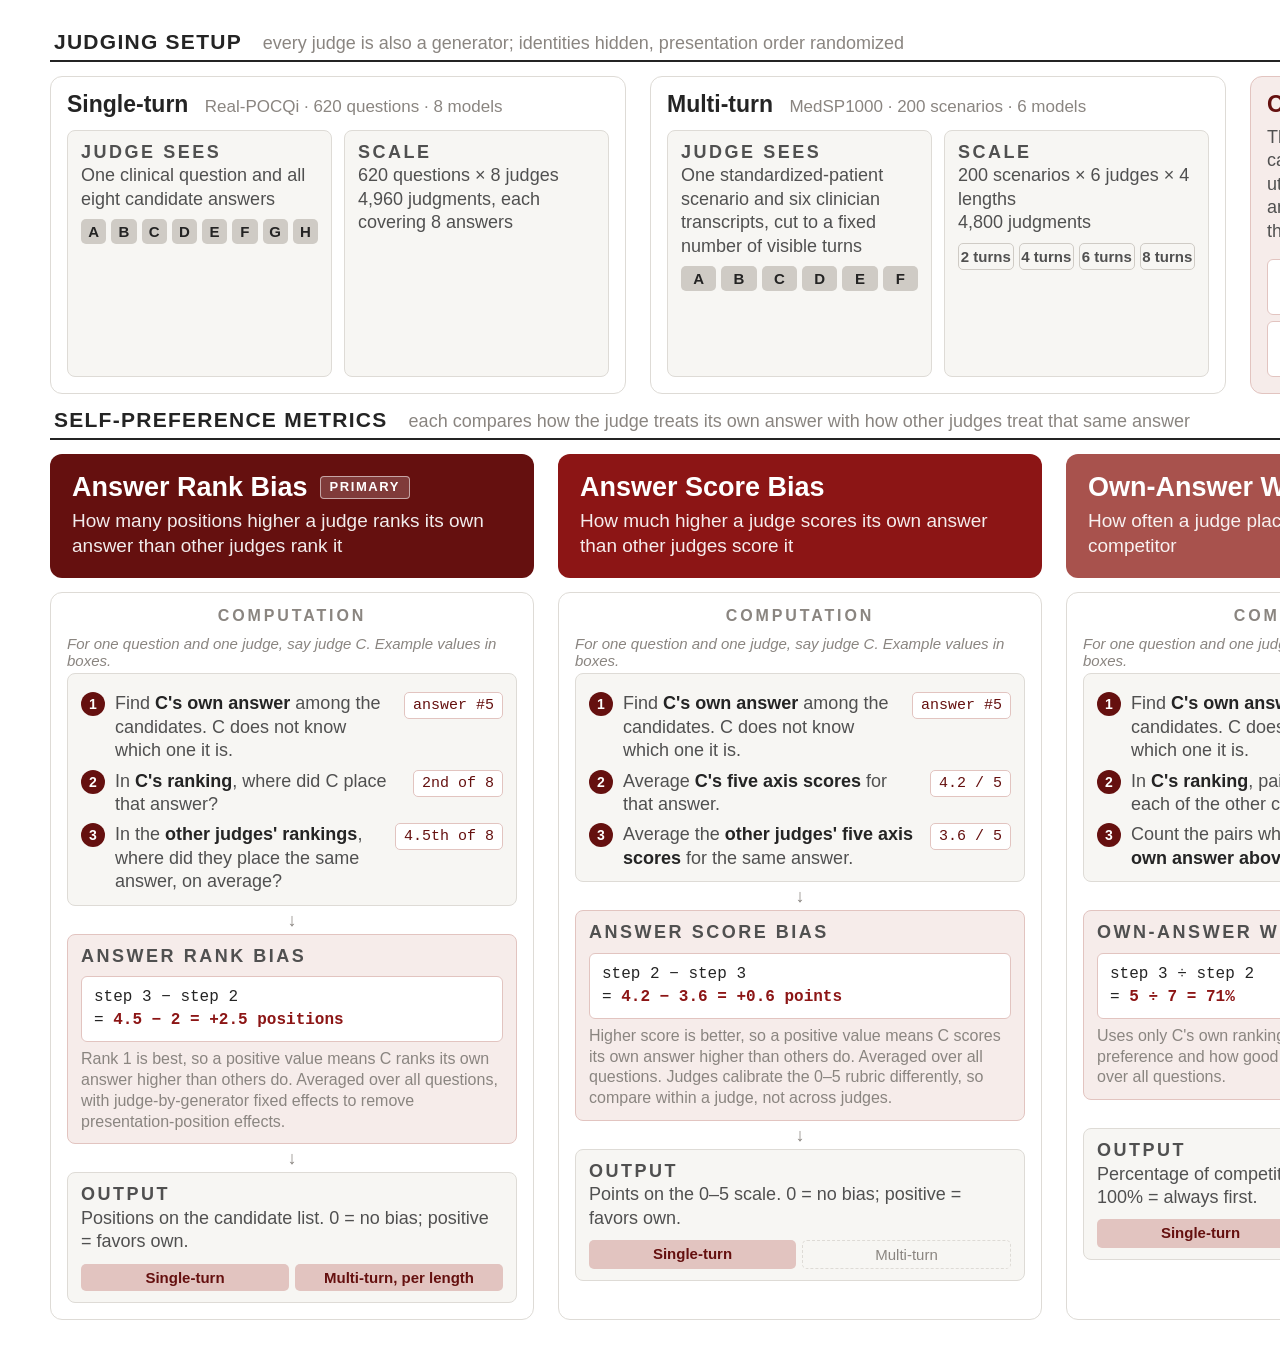
<file: figures/evaluation-overview.html>
<!doctype html>
<html lang="en">
  <head>
    <meta charset="utf-8" />
    <meta name="viewport" content="width=device-width, initial-scale=1" />
    <title>Evaluation overview for medical LLM self-preference</title>
    <style>
      :root {
        --cardinal: #8c1515;
        --cardinal-dark: #65100f;
        --cardinal-mid: #a8524d;
        --cardinal-tint: #f6ecea;
        --cardinal-tint-line: #e2c4c0;
        --slate: #4a4a4a;
        --slate-tint: #efeeec;
        --slate-tint-line: #cfcbc5;
        --ink: #242424;
        --body: #505050;
        --muted: #8a8580;
        --line: #dedbd6;
        --wash: #f7f6f3;
        --white: #ffffff;
      }

      * {
        box-sizing: border-box;
      }

      html,
      body {
        margin: 0;
        background: var(--white);
      }

      body {
        width: 1600px;
        padding: 30px 50px 34px;
        color: var(--ink);
        font-family: "Helvetica Neue", Helvetica, Arial, sans-serif;
        -webkit-font-smoothing: antialiased;
      }

      .figure {
        width: 1500px;
        display: grid;
        grid-template-columns: repeat(3, minmax(0, 1fr));
        column-gap: 24px;
        row-gap: 14px;
      }

      .section-label {
        grid-column: 1 / -1;
        padding: 0 4px 6px;
        border-bottom: 2px solid var(--ink);
        color: var(--ink);
        font-size: 21px;
        font-weight: 700;
        letter-spacing: 0.06em;
        text-transform: uppercase;
      }

      .section-label span {
        margin-left: 14px;
        color: var(--muted);
        font-size: 18px;
        font-weight: 400;
        letter-spacing: 0;
        text-transform: none;
      }

      /* Setup band */
      .setup {
        grid-column: 1 / -1;
        display: grid;
        grid-template-columns: minmax(0, 1fr) minmax(0, 1fr) 300px;
        column-gap: 24px;
      }

      .setup-card {
        border: 1.5px solid var(--line);
        border-radius: 12px;
        padding: 14px 16px 16px;
        background: var(--white);
        display: flex;
        flex-direction: column;
      }

      .setup-card h2 {
        margin: 0 0 2px;
        font-size: 23px;
        font-weight: 700;
        color: var(--ink);
      }

      .setup-card h2 span {
        margin-left: 10px;
        color: var(--muted);
        font-size: 17px;
        font-weight: 400;
      }

      .setup-body {
        flex: 1;
        display: grid;
        grid-template-columns: minmax(0, 1fr) minmax(0, 1fr);
        column-gap: 12px;
        margin-top: 10px;
        align-items: stretch;
      }

      .block {
        border: 1.5px solid var(--line);
        border-radius: 8px;
        padding: 10px 13px 11px;
        background: var(--wash);
      }

      .block-label {
        margin: 0 0 3px;
        color: var(--muted);
        font-size: 15px;
        font-weight: 700;
        letter-spacing: 0.14em;
        text-transform: uppercase;
      }

      .block p {
        margin: 0;
        color: var(--body);
        font-size: 18px;
        line-height: 1.3;
      }

      .chips {
        display: flex;
        gap: 5px;
        margin-top: 8px;
      }

      .chip {
        flex: 1 1 0;
        min-width: 0;
        padding: 4px 0;
        border-radius: 5px;
        background: var(--slate-tint-line);
        color: var(--ink);
        font-size: 15px;
        font-weight: 700;
        text-align: center;
      }

      .turns {
        display: flex;
        gap: 5px;
        margin-top: 8px;
      }

      .turn {
        flex: 1 1 0;
        padding: 4px 0;
        border: 1.5px solid var(--slate-tint-line);
        border-radius: 5px;
        color: var(--body);
        font-size: 15px;
        font-weight: 700;
        text-align: center;
      }

      .judgment {
        border: 1.5px solid var(--cardinal-tint-line);
        border-radius: 12px;
        padding: 14px 16px 16px;
        background: var(--cardinal-tint);
        display: flex;
        flex-direction: column;
      }

      .judgment h2 {
        margin: 0 0 8px;
        font-size: 23px;
        font-weight: 700;
        color: var(--cardinal-dark);
      }

      .judgment p {
        margin: 0;
        color: var(--body);
        font-size: 18px;
        line-height: 1.3;
      }

      .judgment .yield {
        margin-top: auto;
        padding-top: 10px;
      }

      .yield-item {
        display: flex;
        align-items: center;
        gap: 10px;
        margin-top: 6px;
        padding: 7px 12px;
        border-radius: 6px;
        background: var(--white);
        border: 1.5px solid var(--cardinal-tint-line);
        color: var(--cardinal-dark);
        font-size: 17px;
        font-weight: 700;
      }

      .n {
        display: inline-flex;
        width: 24px;
        height: 24px;
        border-radius: 50%;
        background: var(--cardinal-dark);
        color: var(--white);
        font-size: 14px;
        font-weight: 700;
        align-items: center;
        justify-content: center;
        flex: none;
      }

      /* Metric columns */
      .head {
        border-radius: 12px;
        padding: 18px 22px 20px;
        color: var(--white);
        min-height: 122px;
      }

      .head h2 {
        margin: 0 0 6px;
        display: flex;
        align-items: center;
        gap: 12px;
        font-size: 27px;
        font-weight: 700;
        line-height: 1.15;
      }

      .head h2 .tag {
        padding: 3px 9px;
        border-radius: 4px;
        background: rgba(255, 255, 255, 0.18);
        border: 1.5px solid rgba(255, 255, 255, 0.55);
        font-size: 13px;
        font-weight: 700;
        letter-spacing: 0.12em;
        text-transform: uppercase;
      }

      .head p {
        margin: 0;
        font-size: 19px;
        line-height: 1.3;
        opacity: 0.92;
      }

      .head.m1 {
        background: var(--cardinal-dark);
      }

      .head.m2 {
        background: var(--cardinal);
      }

      .head.m3 {
        background: var(--cardinal-mid);
      }

      .panel {
        border: 1.5px solid var(--line);
        border-radius: 12px;
        padding: 14px 16px 16px;
        background: var(--white);
      }

      .panel-label {
        margin: 0 0 10px;
        color: var(--muted);
        font-size: 16px;
        font-weight: 700;
        letter-spacing: 0.18em;
        text-align: center;
        text-transform: uppercase;
      }

      .block-title {
        margin: 0 0 3px;
        font-size: 20px;
        font-weight: 700;
        color: var(--cardinal);
      }

      .block.accent {
        background: var(--cardinal-tint);
        border-color: var(--cardinal-tint-line);
      }

      .steps {
        display: flex;
        flex-direction: column;
        gap: 7px;
        margin-top: 8px;
      }

      .step {
        display: grid;
        grid-template-columns: 24px minmax(0, 1fr) auto;
        column-gap: 10px;
        align-items: start;
      }

      .step p {
        margin: 0;
        color: var(--body);
        font-size: 18px;
        line-height: 1.3;
      }

      .step p b {
        color: var(--ink);
        font-weight: 700;
      }

      .ex {
        padding: 2px 8px;
        border-radius: 5px;
        background: var(--white);
        border: 1.5px solid var(--cardinal-tint-line);
        font-family: "SF Mono", Menlo, Consolas, monospace;
        font-size: 15px;
        line-height: 1.4;
        color: var(--cardinal-dark);
        white-space: nowrap;
      }

      .ex-head {
        margin: 0 0 4px;
        color: var(--muted);
        font-size: 15px;
        font-style: italic;
      }

      .formula {
        margin: 8px 0 0;
        padding: 9px 12px;
        border-radius: 6px;
        background: var(--white);
        border: 1.5px solid var(--cardinal-tint-line);
        font-family: "SF Mono", Menlo, Consolas, monospace;
        font-size: 16px;
        line-height: 1.45;
        color: var(--ink);
        white-space: pre;
      }

      .formula b {
        color: var(--cardinal);
        font-weight: 700;
      }

      .fine {
        margin-top: 7px !important;
        font-size: 16px !important;
        color: var(--muted) !important;
      }

      .arrow {
        margin: 5px 0;
        color: var(--muted);
        font-size: 18px;
        text-align: center;
        line-height: 1;
      }

      .reported {
        display: flex;
        gap: 6px;
        margin-top: 10px;
      }

      .reported span {
        flex: 1 1 0;
        padding: 5px 0;
        border-radius: 5px;
        font-size: 15px;
        font-weight: 700;
        text-align: center;
        background: var(--cardinal-tint-line);
        color: var(--cardinal-dark);
      }

      .reported span.off {
        background: transparent;
        border: 1.5px dashed var(--line);
        color: var(--muted);
        font-weight: 400;
      }

      @media print {
        @page {
          size: 8.5in 8.6in;
          margin: 0;
        }

        html {
          zoom: 0.5;
        }
      }
    </style>
  </head>
  <body>
    <div class="figure" role="img" aria-label="Overview of the judging setup and the three self-preference metrics derived from it">
      <div class="section-label">Judging setup <span>every judge is also a generator; identities hidden, presentation order randomized</span></div>

      <div class="setup">
        <div class="setup-card">
          <h2>Single-turn <span>Real-POCQi · 620 questions · 8 models</span></h2>
          <div class="setup-body">
            <div class="block">
              <p class="block-label">Judge sees</p>
              <p>One clinical question and all eight candidate answers</p>
              <div class="chips">
                <span class="chip">A</span><span class="chip">B</span><span class="chip">C</span><span class="chip">D</span>
                <span class="chip">E</span><span class="chip">F</span><span class="chip">G</span><span class="chip">H</span>
              </div>
            </div>
            <div class="block">
              <p class="block-label">Scale</p>
              <p>620 questions × 8 judges<br />4,960 judgments, each covering 8 answers</p>
            </div>
          </div>
        </div>

        <div class="setup-card">
          <h2>Multi-turn <span>MedSP1000 · 200 scenarios · 6 models</span></h2>
          <div class="setup-body">
            <div class="block">
              <p class="block-label">Judge sees</p>
              <p>One standardized-patient scenario and six clinician transcripts, cut to a fixed number of visible turns</p>
              <div class="chips">
                <span class="chip">A</span><span class="chip">B</span><span class="chip">C</span>
                <span class="chip">D</span><span class="chip">E</span><span class="chip">F</span>
              </div>
            </div>
            <div class="block">
              <p class="block-label">Scale</p>
              <p>200 scenarios × 6 judges × 4 lengths<br />4,800 judgments</p>
              <div class="turns">
                <span class="turn">2 turns</span><span class="turn">4 turns</span><span class="turn">6 turns</span><span class="turn">8 turns</span>
              </div>
            </div>
          </div>
        </div>

        <div class="judgment">
          <h2>One judgment yields</h2>
          <p>The judge scores every candidate on accuracy, clinical utility, source quality, verifiability, and completeness, then ranks the full set.</p>
          <div class="yield">
            <div class="yield-item"><span class="n">1</span>Five axis scores per candidate, 0–5</div>
            <div class="yield-item"><span class="n">2</span>One strict ranking of all candidates</div>
          </div>
        </div>
      </div>

      <div class="section-label">Self-preference metrics <span>each compares how the judge treats its own answer with how other judges treat that same answer</span></div>

      <!-- Headers -->
      <div class="head m1">
        <h2>Answer Rank Bias <span class="tag">Primary</span></h2>
        <p>How many positions higher a judge ranks its own answer than other judges rank it</p>
      </div>
      <div class="head m2">
        <h2>Answer Score Bias</h2>
        <p>How much higher a judge scores its own answer than other judges score it</p>
      </div>
      <div class="head m3">
        <h2>Own-Answer Win Rate</h2>
        <p>How often a judge places its own answer above a competitor</p>
      </div>

      <!-- Computation panels -->
      <div class="panel">
        <p class="panel-label">Computation</p>
        <p class="ex-head">For one question and one judge, say judge C. Example values in boxes.</p>
        <div class="block">
          <div class="steps">
            <div class="step"><span class="n">1</span><p>Find <b>C's own answer</b> among the candidates. C does not know which one it is.</p><span class="ex">answer #5</span></div>
            <div class="step"><span class="n">2</span><p>In <b>C's ranking</b>, where did C place that answer?</p><span class="ex">2nd of 8</span></div>
            <div class="step"><span class="n">3</span><p>In the <b>other judges' rankings</b>, where did they place the same answer, on average?</p><span class="ex">4.5th of 8</span></div>
          </div>
        </div>
        <div class="arrow">↓</div>
        <div class="block accent">
          <p class="block-label">Answer rank bias</p>
          <div class="formula">step 3 − step 2
= <b>4.5 − 2 = +2.5 positions</b></div>
          <p class="fine">Rank 1 is best, so a positive value means C ranks its own answer higher than others do. Averaged over all questions, with judge-by-generator fixed effects to remove presentation-position effects.</p>
        </div>
        <div class="arrow">↓</div>
        <div class="block">
          <p class="block-label">Output</p>
          <p>Positions on the candidate list. 0 = no bias; positive = favors own.</p>
          <div class="reported"><span>Single-turn</span><span>Multi-turn, per length</span></div>
        </div>
      </div>

      <div class="panel">
        <p class="panel-label">Computation</p>
        <p class="ex-head">For one question and one judge, say judge C. Example values in boxes.</p>
        <div class="block">
          <div class="steps">
            <div class="step"><span class="n">1</span><p>Find <b>C's own answer</b> among the candidates. C does not know which one it is.</p><span class="ex">answer #5</span></div>
            <div class="step"><span class="n">2</span><p>Average <b>C's five axis scores</b> for that answer.</p><span class="ex">4.2 / 5</span></div>
            <div class="step"><span class="n">3</span><p>Average the <b>other judges' five axis scores</b> for the same answer.</p><span class="ex">3.6 / 5</span></div>
          </div>
        </div>
        <div class="arrow">↓</div>
        <div class="block accent">
          <p class="block-label">Answer score bias</p>
          <div class="formula">step 2 − step 3
= <b>4.2 − 3.6 = +0.6 points</b></div>
          <p class="fine">Higher score is better, so a positive value means C scores its own answer higher than others do. Averaged over all questions. Judges calibrate the 0–5 rubric differently, so compare within a judge, not across judges.</p>
        </div>
        <div class="arrow">↓</div>
        <div class="block">
          <p class="block-label">Output</p>
          <p>Points on the 0–5 scale. 0 = no bias; positive = favors own.</p>
          <div class="reported"><span>Single-turn</span><span class="off">Multi-turn</span></div>
        </div>
      </div>

      <div class="panel">
        <p class="panel-label">Computation</p>
        <p class="ex-head">For one question and one judge, say judge C. Example values in boxes.</p>
        <div class="block">
          <div class="steps">
            <div class="step"><span class="n">1</span><p>Find <b>C's own answer</b> among the candidates. C does not know which one it is.</p><span class="ex">answer #5</span></div>
            <div class="step"><span class="n">2</span><p>In <b>C's ranking</b>, pair that answer with each of the other candidates.</p><span class="ex">7 pairs</span></div>
            <div class="step"><span class="n">3</span><p>Count the pairs where C placed <b>its own answer above</b> the competitor.</p><span class="ex">5 of 7</span></div>
          </div>
        </div>
        <div class="arrow">↓</div>
        <div class="block accent">
          <p class="block-label">Own-answer win rate</p>
          <div class="formula">step 3 ÷ step 2
= <b>5 ÷ 7 = 71%</b></div>
          <p class="fine">Uses only C's own ranking, so it reflects both self-preference and how good the answer actually is. Averaged over all questions.</p>
        </div>
        <div class="arrow">↓</div>
        <div class="block">
          <p class="block-label">Output</p>
          <p>Percentage of competitors beaten. 50% = coin flip; 100% = always first.</p>
          <div class="reported"><span>Single-turn</span><span class="off">Multi-turn</span></div>
        </div>
      </div>
    </div>
  </body>
</html>
</file>
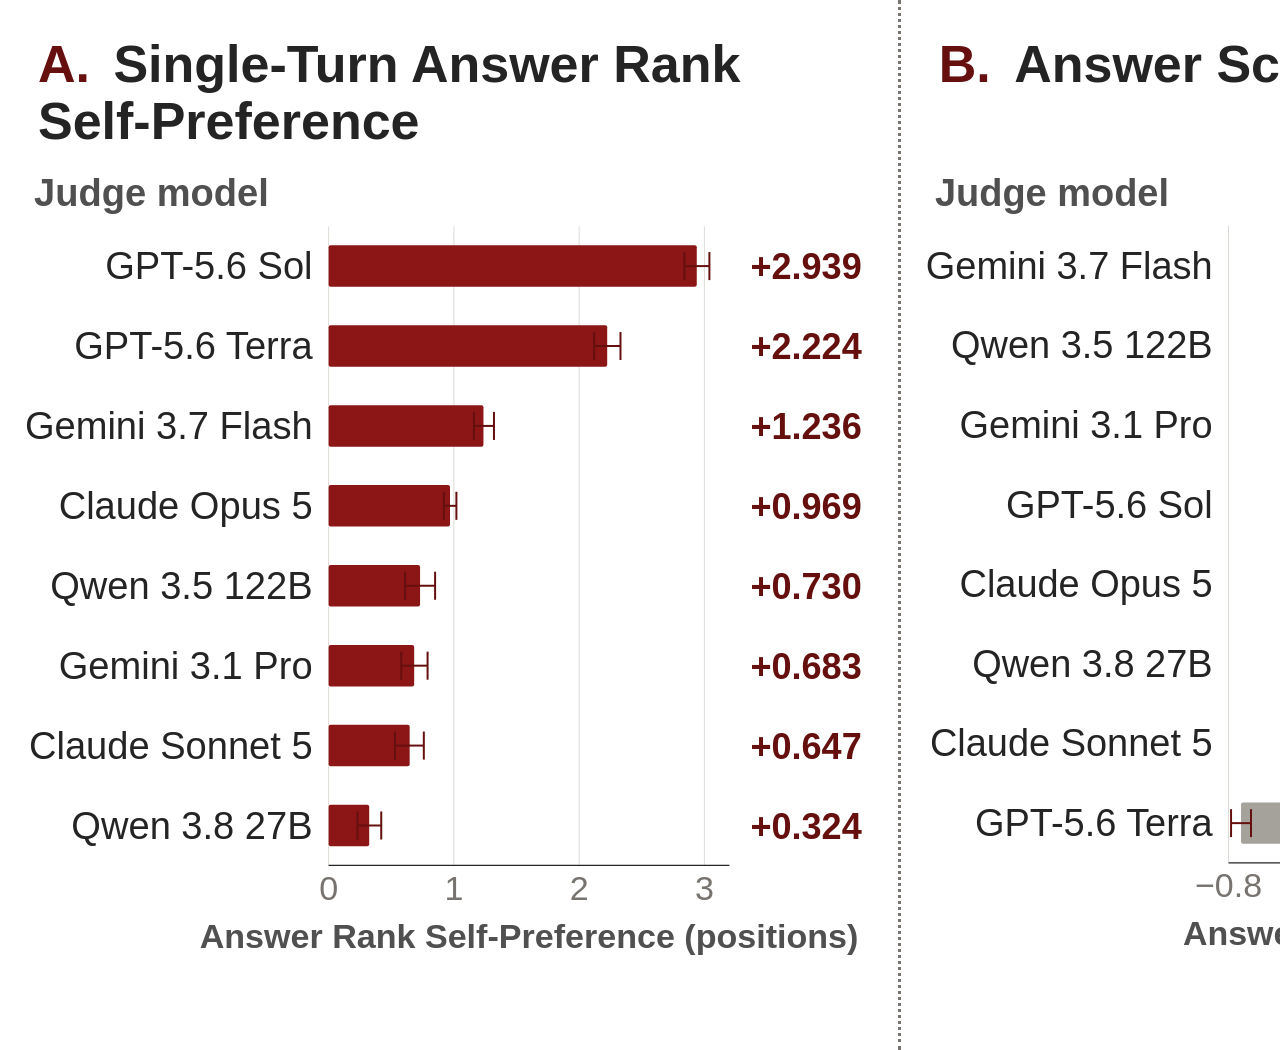
<file: figures/self-preference-four-panel.html>
<!doctype html>
<html lang="en">
  <head>
    <meta charset="utf-8" />
    <meta name="viewport" content="width=device-width, initial-scale=1" />
    <title>Four-panel medical LLM self-preference figure</title>
    <style>
      :root {
        --cardinal: #8c1515;
        --cardinal-dark: #65100f;
        --negative: #a5a29c;
        --ink: #242424;
        --body: #505050;
        --muted: #77736f;
        --line: #dedbd6;
        --wash: #f7f6f3;
        --white: #ffffff;
      }

      * {
        box-sizing: border-box;
      }

      html,
      body {
        margin: 0;
        background: var(--white);
      }

      body {
        width: 3591px;
        height: 1050px;
        padding: 0;
        overflow-x: auto;
        color: var(--ink);
        font-family: Arial, Helvetica, sans-serif;
        -webkit-font-smoothing: antialiased;
      }

      .paper-figure {
        width: 3591px;
        height: 1050px;
        display: grid;
        grid-template-columns: repeat(4, 1fr);
        background: var(--white);
      }

      .panel {
        min-width: 0;
        height: 1050px;
        padding: 36px 28px 22px;
      }

      .panel + .panel {
        border-left: 3px dotted var(--muted);
      }

      .panel h2 {
        min-height: 120px;
        margin: 0 10px 8px;
        color: var(--ink);
        font-size: 52px;
        font-weight: 700;
        line-height: 1.1;
      }

      .panel-letter {
        display: inline-block;
        width: 1.45em;
        color: var(--cardinal-dark);
      }

      svg {
        display: block;
        width: 100%;
        height: auto;
        overflow: visible;
      }

      .grid-line {
        stroke: var(--line);
        stroke-width: 1;
      }

      .axis-line {
        stroke: var(--ink);
        stroke-width: 1.25;
      }

      .reference-line {
        stroke: var(--muted);
        stroke-width: 1.25;
        stroke-dasharray: 4 4;
      }

      .bar-positive {
        fill: var(--cardinal);
      }

      .bar-negative {
        fill: var(--negative);
      }

      .error-line {
        stroke: var(--cardinal-dark);
        stroke-width: 2;
      }

      .tick-label,
      .category-label,
      .axis-label,
      .value-label {
        font-family: Arial, Helvetica, sans-serif;
      }

      .tick-label {
        fill: var(--muted);
        font-size: 34px;
      }

      .category-label {
        fill: var(--ink);
        font-size: 38px;
      }

      .axis-label {
        fill: var(--body);
        font-size: 38px;
        font-weight: 700;
      }

      .x-axis-label {
        font-size: 34px;
      }

      .value-label {
        fill: var(--cardinal-dark);
        font-size: 36px;
        font-weight: 700;
      }

      @media print {
        @page {
          size: 13.68in 4in;
          margin: 0;
        }

        body,
        .paper-figure {
          width: 13.68in;
          height: 4in;
        }

        .paper-figure {
          transform: scale(0.3657);
          transform-origin: top left;
        }
      }
    </style>
  </head>
  <body>
    <main class="paper-figure" aria-label="Four-panel comparison of medical LLM self-preference measures">
      <section class="panel">
        <h2><span class="panel-letter">A.</span>Single-Turn Answer Rank Self-Preference</h2>
        <svg id="rank-chart" viewBox="0 0 840 800" role="img" aria-label="Answer Rank Self-Preference by judge model"></svg>
      </section>

      <section class="panel">
        <h2><span class="panel-letter">B.</span>Answer Score Bias</h2>
        <svg id="score-chart" viewBox="0 0 840 800" role="img" aria-label="Answer Score Bias by judge model"></svg>
      </section>

      <section class="panel">
        <h2><span class="panel-letter">C.</span>Own-Answer Win Rate</h2>
        <svg id="win-chart" viewBox="0 0 840 800" role="img" aria-label="Own-Answer Win Rate by judge model"></svg>
      </section>

      <section class="panel">
        <h2><span class="panel-letter">D.</span>Multi-Turn Answer Rank Self-Preference</h2>
        <svg id="turn-chart" viewBox="0 0 840 800" role="img" aria-label="Answer Rank Self-Preference by visible conversation turns"></svg>
      </section>
    </main>

    <script>
      const NS = "http://www.w3.org/2000/svg";
      const width = 840;
      const height = 800;
      const margin = { top: 62, right: 140, bottom: 100, left: 300 };
      const plotWidth = width - margin.left - margin.right;
      const plotHeight = height - margin.top - margin.bottom;

      const charts = [
        {
          id: "rank-chart",
          yLabel: "Judge model",
          xLabel: "Answer Rank Self-Preference (positions)",
          domain: [0, 3.2],
          ticks: [0, 1, 2, 3],
          decimals: 3,
          data: [
            ["GPT-5.6 Sol", 2.939, 2.84, 3.04],
            ["GPT-5.6 Terra", 2.224, 2.12, 2.33],
            ["Gemini 3.7 Flash", 1.236, 1.16, 1.32],
            ["Claude Opus 5", 0.969, 0.92, 1.02],
            ["Qwen 3.5 122B", 0.730, 0.61, 0.85],
            ["Gemini 3.1 Pro", 0.683, 0.58, 0.79],
            ["Claude Sonnet 5", 0.647, 0.53, 0.76],
            ["Qwen 3.8 27B", 0.324, 0.23, 0.42]
          ]
        },
        {
          id: "score-chart",
          yLabel: "Judge model",
          xLabel: "Answer Score Bias (0–5 scale)",
          domain: [-0.8, 0.8],
          ticks: [-0.8, -0.4, 0, 0.4, 0.8],
          reference: 0,
          decimals: 2,
          data: [
            ["Gemini 3.7 Flash", 0.67, 0.65, 0.69],
            ["Qwen 3.5 122B", 0.64, 0.60, 0.69],
            ["Gemini 3.1 Pro", 0.55, 0.52, 0.59],
            ["GPT-5.6 Sol", 0.32, 0.30, 0.35],
            ["Claude Opus 5", 0.02, 0.00, 0.03],
            ["Qwen 3.8 27B", 0.00, -0.05, 0.05],
            ["Claude Sonnet 5", -0.09, -0.12, -0.07],
            ["GPT-5.6 Terra", -0.75, -0.79, -0.71]
          ]
        },
        {
          id: "win-chart",
          yLabel: "Judge model",
          xLabel: "Own-Answer Win Rate (%)",
          domain: [0, 100],
          ticks: [0, 25, 50, 75, 100],
          reference: 50,
          suffix: "%",
          decimals: 1,
          data: [
            ["Claude Opus 5", 99.4],
            ["GPT-5.6 Terra", 93.7],
            ["GPT-5.6 Sol", 89.5],
            ["Gemini 3.7 Flash", 73.7],
            ["Claude Sonnet 5", 59.8],
            ["Gemini 3.1 Pro", 56.8],
            ["Qwen 3.5 122B", 30.2],
            ["Qwen 3.8 27B", 18.8]
          ]
        },
        {
          id: "turn-chart",
          yLabel: "Visible conversation turns",
          xLabel: "Answer Rank Self-Preference (positions)",
          domain: [0, 0.8],
          ticks: [0, 0.2, 0.4, 0.6, 0.8],
          decimals: 2,
          data: [
            ["2 turns", 0.57, 0.49, 0.65],
            ["4 turns", 0.53, 0.45, 0.60],
            ["6 turns", 0.62, 0.54, 0.70],
            ["8 turns", 0.61, 0.53, 0.69]
          ]
        }
      ];

      function make(tag, attributes = {}, text = "") {
        const element = document.createElementNS(NS, tag);
        Object.entries(attributes).forEach(([name, value]) => element.setAttribute(name, value));
        if (text) element.textContent = text;
        return element;
      }

      function signed(value, decimals) {
        const formatted = Math.abs(value).toFixed(decimals);
        if (value > 0) return `+${formatted}`;
        if (value < 0) return `−${formatted}`;
        return Number(value).toFixed(decimals);
      }

      function tickText(value, suffix = "") {
        if (suffix) return `${value}${suffix}`;
        const decimals = Number.isInteger(value) ? 0 : 1;
        const formatted = Math.abs(value).toFixed(decimals);
        return value < 0 ? `−${formatted}` : formatted;
      }

      function drawChart(config) {
        const svg = document.getElementById(config.id);
        const [minimum, maximum] = config.domain;
        const scale = value => margin.left + ((value - minimum) / (maximum - minimum)) * plotWidth;
        const zero = scale(Math.max(minimum, Math.min(maximum, 0)));
        const band = plotHeight / config.data.length;
        const barHeight = Math.min(46, band * 0.52);

        svg.append(make("text", { x: 6, y: 42, class: "axis-label" }, config.yLabel));

        config.ticks.forEach(tick => {
          const x = scale(tick);
          svg.append(make("line", {
            x1: x,
            x2: x,
            y1: margin.top,
            y2: margin.top + plotHeight,
            class: "grid-line"
          }));
          svg.append(make("text", {
            x,
            y: margin.top + plotHeight + 34,
            class: "tick-label",
            "text-anchor": "middle"
          }, tickText(tick, config.suffix)));
        });

        if (config.reference !== undefined) {
          const referenceX = scale(config.reference);
          svg.append(make("line", {
            x1: referenceX,
            x2: referenceX,
            y1: margin.top,
            y2: margin.top + plotHeight,
            class: "reference-line"
          }));
        }

        svg.append(make("line", {
          x1: margin.left,
          x2: margin.left + plotWidth,
          y1: margin.top + plotHeight,
          y2: margin.top + plotHeight,
          class: "axis-line"
        }));

        config.data.forEach((datum, index) => {
          const [label, value, low, high] = datum;
          const centerY = margin.top + band * index + band / 2;
          const valueX = scale(value);
          const barX = Math.min(zero, valueX);
          const barWidth = Math.max(1.5, Math.abs(valueX - zero));
          const isNegative = value < 0;

          svg.append(make("text", {
            x: margin.left - 16,
            y: centerY + 13,
            class: "category-label",
            "text-anchor": "end"
          }, label));

          svg.append(make("rect", {
            x: barX,
            y: centerY - barHeight / 2,
            width: barWidth,
            height: barHeight,
            rx: 2,
            class: isNegative ? "bar-negative" : "bar-positive"
          }));

          if (low !== undefined && high !== undefined) {
            const lowX = scale(low);
            const highX = scale(high);
            svg.append(make("line", { x1: lowX, x2: highX, y1: centerY, y2: centerY, class: "error-line" }));
            svg.append(make("line", { x1: lowX, x2: lowX, y1: centerY - 14, y2: centerY + 14, class: "error-line" }));
            svg.append(make("line", { x1: highX, x2: highX, y1: centerY - 14, y2: centerY + 14, class: "error-line" }));
          }

          const valueText = config.suffix
            ? `${value.toFixed(config.decimals)}${config.suffix}`
            : signed(value, config.decimals);
          svg.append(make("text", {
            x: width - 8,
            y: centerY + 13,
            class: "value-label",
            "text-anchor": "end"
          }, valueText));
        });

        svg.append(make("text", {
          x: margin.left + plotWidth / 2,
          y: height - 18,
          class: "axis-label x-axis-label",
          "text-anchor": "middle"
        }, config.xLabel));
      }

      charts.forEach(drawChart);
    </script>
  </body>
</html>
</file>
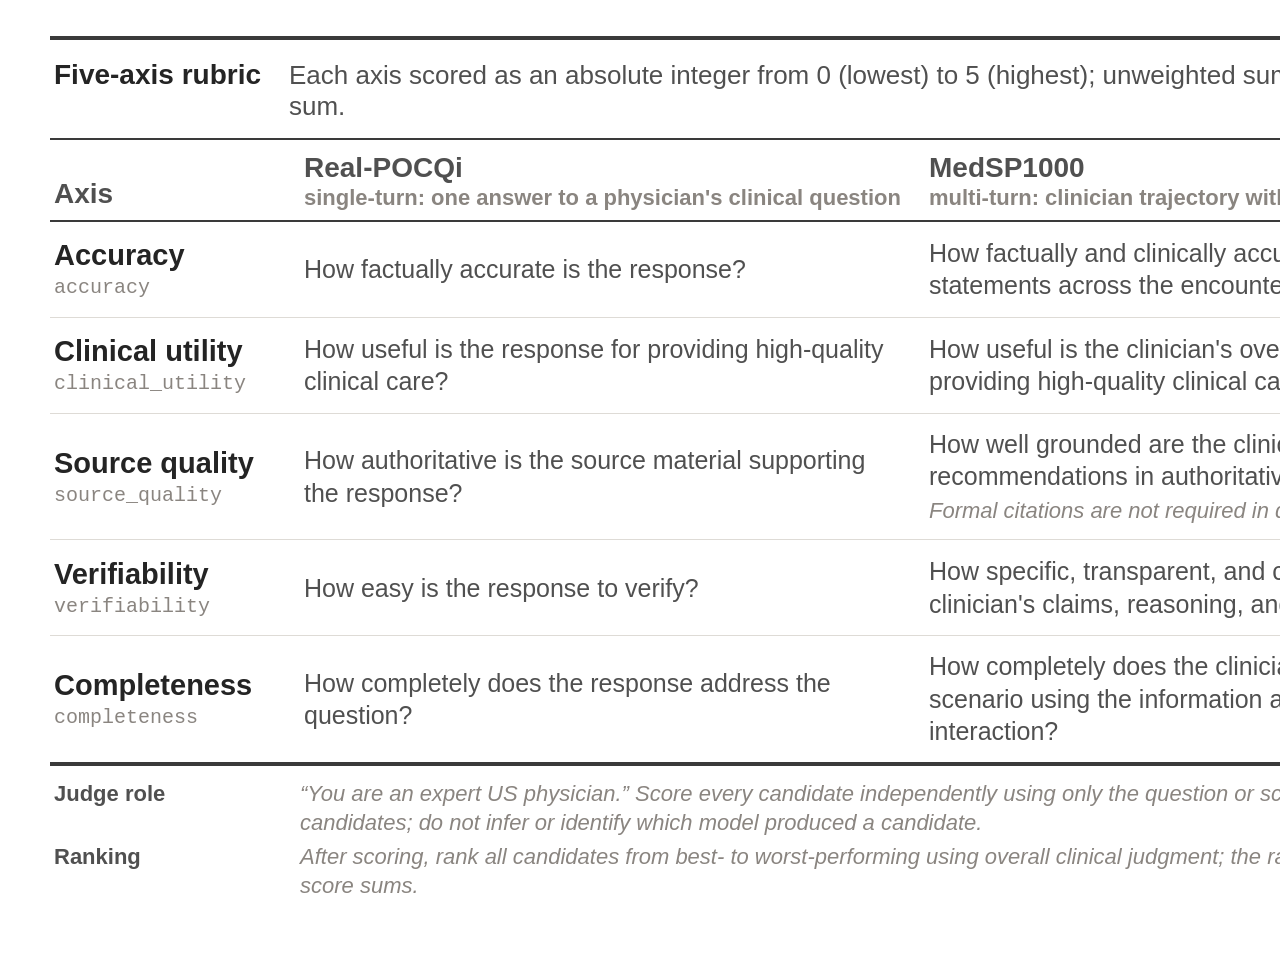
<file: figures/self-preference-grading-rubric.html>
<!doctype html>
<html lang="en">
  <head>
    <meta charset="utf-8" />
    <meta name="viewport" content="width=device-width, initial-scale=1" />
    <title>Medical LLM self-preference grading rubric</title>
    <style>
      :root {
        --cardinal: #8c1515;
        --ink: #242424;
        --body: #505050;
        --muted: #8a8580;
        --line: #dedbd6;
        --rule: #3a3a3a;
        --wash: #efede9;
        --white: #ffffff;
      }

      * {
        box-sizing: border-box;
      }

      html,
      body {
        margin: 0;
        background: var(--white);
      }

      body {
        width: 1600px;
        padding: 36px 50px 40px;
        color: var(--ink);
        font-family: "Helvetica Neue", Helvetica, Arial, sans-serif;
        font-variant-numeric: tabular-nums;
        -webkit-font-smoothing: antialiased;
      }

      .paper-figure {
        width: 1500px;
        border-top: 4px solid var(--rule);
        border-bottom: 4px solid var(--rule);
      }

      .scale-row {
        display: flex;
        align-items: baseline;
        gap: 28px;
        padding: 18px 4px 16px;
        border-bottom: 2px solid var(--rule);
        color: var(--body);
        font-size: 26px;
        line-height: 1.2;
      }

      .scale-row strong {
        color: var(--ink);
        font-size: 28px;
        white-space: nowrap;
      }

      .rubric-header,
      .rubric-row {
        display: grid;
        grid-template-columns: 250px 625px 625px;
        column-gap: 0;
      }

      .rubric-header {
        min-height: 78px;
        padding: 12px 0 10px;
        align-items: end;
        border-bottom: 2px solid var(--rule);
        color: var(--body);
        font-size: 28px;
        font-weight: 700;
        line-height: 1.15;
      }

      .rubric-header small {
        display: block;
        font-size: 22px;
        font-weight: 600;
        color: var(--muted);
      }

      .rubric-header > div,
      .rubric-row > div {
        min-width: 0;
        padding: 0 22px 0 4px;
      }

      .rubric-row {
        align-items: center;
        min-height: 96px;
        padding: 14px 0;
        border-bottom: 1.5px solid var(--line);
      }

      .rubric-row:last-child {
        border-bottom: 0;
      }

      .axis-name {
        font-size: 29px;
        font-weight: 700;
        white-space: nowrap;
      }

      .axis-name code {
        display: block;
        margin-top: 4px;
        font-family: "SF Mono", Menlo, Consolas, monospace;
        font-size: 20px;
        font-weight: 400;
        color: var(--muted);
      }

      .axis-def {
        font-size: 25px;
        line-height: 1.3;
        color: var(--body);
      }

      .axis-def .note {
        display: block;
        margin-top: 4px;
        color: var(--muted);
        font-style: italic;
        font-size: 22px;
      }

      .judge-notes {
        width: 1500px;
        margin-top: 14px;
        display: grid;
        grid-template-columns: 250px 1fr;
        row-gap: 6px;
        color: var(--muted);
        font-size: 22px;
        line-height: 1.3;
      }

      .judge-notes dt {
        margin: 0;
        padding-left: 4px;
        font-weight: 700;
        color: var(--body);
      }

      .judge-notes dd {
        margin: 0;
        font-style: italic;
      }

      @media print {
        @page {
          size: 8.5in 7in;
          margin: 0;
        }

        html {
          zoom: 0.5;
        }
      }
    </style>
  </head>
  <body>
    <main class="paper-figure" role="table" aria-label="Five-axis grading rubric used by LLM judges">
      <div class="scale-row" aria-hidden="true">
        <strong>Five-axis rubric</strong>
        <span>Each axis scored as an absolute integer from 0 (lowest) to 5 (highest); unweighted sum gives the 0–25 rubric sum.</span>
      </div>

      <div class="rubric-header" role="row">
        <div role="columnheader">Axis</div>
        <div role="columnheader">Real-POCQi<small>single-turn: one answer to a physician's clinical question</small></div>
        <div role="columnheader">MedSP1000<small>multi-turn: clinician trajectory with a simulated patient</small></div>
      </div>

      <div id="rubric-rows" role="rowgroup"></div>
    </main>

    <dl class="judge-notes" aria-label="Judge instructions shared across conditions">
      <dt>Judge role</dt>
      <dd>“You are an expert US physician.” Score every candidate independently using only the question or scenario and the blinded candidates; do not infer or identify which model produced a candidate.</dd>
      <dt>Ranking</dt>
      <dd>After scoring, rank all candidates from best- to worst-performing using overall clinical judgment; the ranking need not follow the score sums.</dd>
    </dl>

    <script>
      const axes = [
        {
          name: "Accuracy",
          key: "accuracy",
          single: "How factually accurate is the response?",
          multi: "How factually and clinically accurate are the clinician's statements across the encounter?"
        },
        {
          name: "Clinical utility",
          key: "clinical_utility",
          single: "How useful is the response for providing high-quality clinical care?",
          multi: "How useful is the clinician's overall interaction for providing high-quality clinical care?"
        },
        {
          name: "Source quality",
          key: "source_quality",
          single: "How authoritative is the source material supporting the response?",
          multi: "How well grounded are the clinician's claims and recommendations in authoritative clinical knowledge?",
          multiNote: "Formal citations are not required in dialogue."
        },
        {
          name: "Verifiability",
          key: "verifiability",
          single: "How easy is the response to verify?",
          multi: "How specific, transparent, and checkable are the clinician's claims, reasoning, and recommendations?"
        },
        {
          name: "Completeness",
          key: "completeness",
          single: "How completely does the response address the question?",
          multi: "How completely does the clinician address the scenario using the information available over the full interaction?"
        }
      ];

      const rows = document.getElementById("rubric-rows");
      axes.forEach((axis) => {
        const row = document.createElement("div");
        row.className = "rubric-row";
        row.setAttribute("role", "row");
        const multiNote = axis.multiNote ? `<span class="note">${axis.multiNote}</span>` : "";
        row.innerHTML = `
          <div class="axis-name" role="rowheader">${axis.name}<code>${axis.key}</code></div>
          <div class="axis-def" role="cell">${axis.single}</div>
          <div class="axis-def" role="cell">${axis.multi}${multiNote}</div>`;
        rows.append(row);
      });
    </script>
  </body>
</html>
</file>
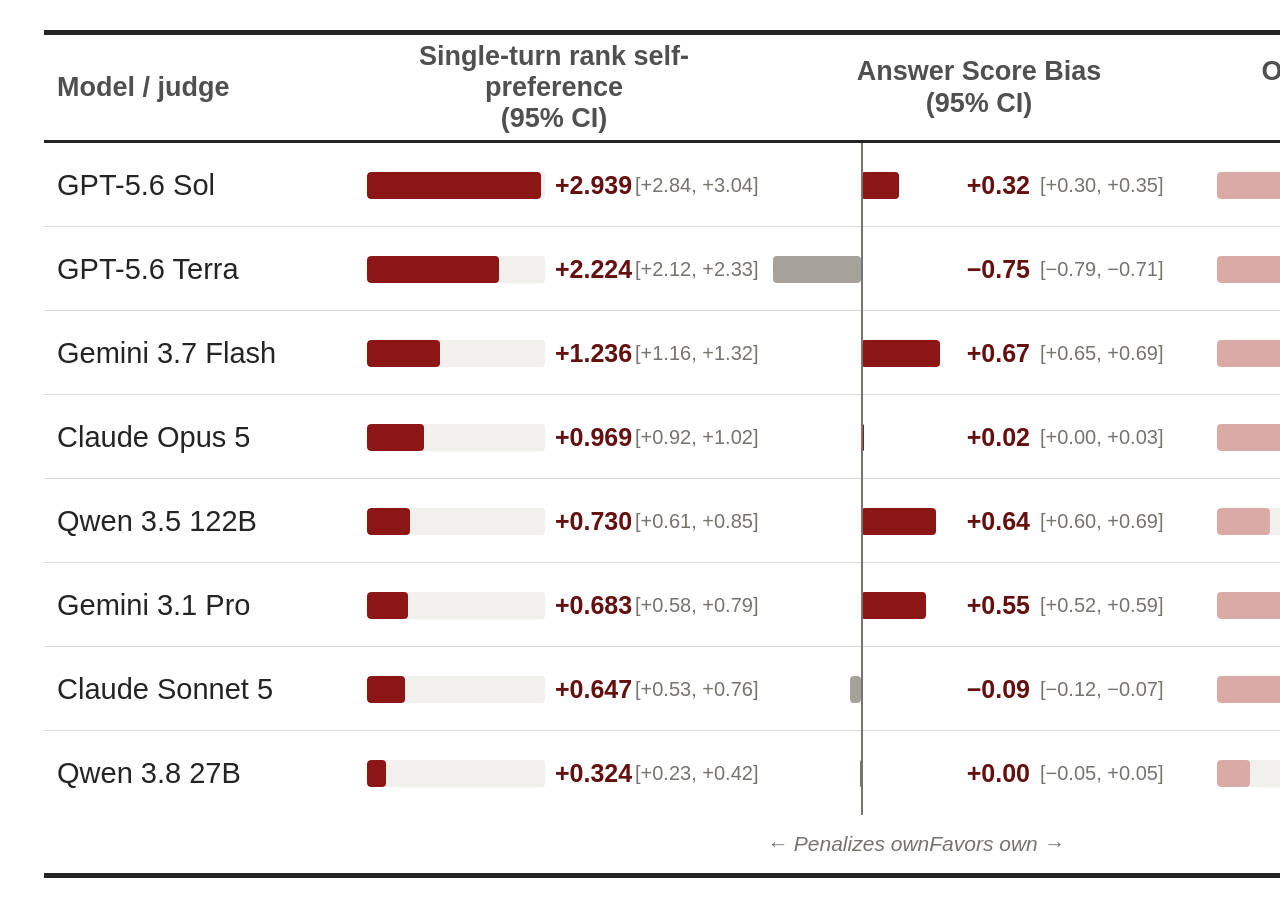
<file: figures/self-preference-integrated-results.html>
<!doctype html>
<html lang="en">
  <head>
    <meta charset="utf-8" />
    <meta name="viewport" content="width=device-width, initial-scale=1" />
    <title>Integrated medical LLM self-preference results</title>
    <style>
      :root {
        --cardinal: #8c1515;
        --cardinal-dark: #65100f;
        --cardinal-mid: #b26b66;
        --cardinal-soft: #d9aaa6;
        --negative: #a5a29c;
        --ink: #242424;
        --body: #505050;
        --muted: #77736f;
        --line: #dedbd6;
        --wash: #f1f0ed;
        --white: #ffffff;
      }

      * {
        box-sizing: border-box;
      }

      html,
      body {
        width: 2048px;
        height: 914px;
        margin: 0;
        overflow: hidden;
        background: var(--white);
      }

      body {
        color: var(--ink);
        font-family: Arial, Helvetica, sans-serif;
        font-variant-numeric: tabular-nums;
        -webkit-font-smoothing: antialiased;
      }

      .paper-figure {
        width: 1960px;
        margin: 30px 44px 0;
        border-top: 5px solid var(--ink);
        border-bottom: 5px solid var(--ink);
      }

      .result-header,
      .result-row,
      .direction-row {
        display: grid;
        grid-template-columns: 310px 400px 450px 280px 520px;
      }

      .result-header {
        height: 108px;
        align-items: center;
        border-bottom: 3px solid var(--ink);
        color: var(--body);
        font-size: 27px;
        font-weight: 700;
        line-height: 1.15;
      }

      .result-header > div,
      .result-row > div {
        min-width: 0;
        padding-inline: 13px;
      }

      .metric-header {
        text-align: center;
      }

      .turn-header {
        align-self: stretch;
        padding-top: 19px;
        text-align: center;
      }

      .turn-labels {
        margin-top: 10px;
        display: grid;
        grid-template-columns: repeat(4, 1fr);
        color: var(--muted);
        font-size: 19px;
        font-weight: 400;
      }

      .result-row {
        height: 84px;
        align-items: center;
        border-bottom: 1px solid var(--line);
      }

      .result-row:last-child {
        border-bottom: 0;
      }

      .model-name {
        color: var(--ink);
        font-size: 29px;
        white-space: nowrap;
      }

      .metric-cell {
        display: grid;
        align-items: center;
        gap: 10px;
      }

      .rank-cell {
        grid-template-columns: 178px 70px 116px;
      }

      .score-cell {
        position: relative;
        height: 84px;
        grid-template-columns: 188px 65px 158px;
      }

      .score-cell::before {
        content: "";
        position: absolute;
        z-index: 2;
        top: 0;
        bottom: 0;
        left: 107px;
        width: 1.5px;
        background: var(--muted);
      }

      .win-cell {
        grid-template-columns: 176px 70px;
      }

      .bar-track {
        position: relative;
        height: 27px;
        overflow: hidden;
        border-radius: 4px;
        background: var(--wash);
      }

      .bar-fill {
        position: absolute;
        inset: 0 auto 0 0;
        width: var(--w);
        min-width: 3px;
        border-radius: inherit;
        background: var(--cardinal);
      }

      .rank-cell .bar-fill {
        background: var(--cardinal);
      }

      .win-cell .bar-fill {
        background: var(--cardinal-soft);
      }

      .score-track {
        overflow: visible;
        background: transparent;
      }

      .score-track .bar-fill--positive {
        left: 50%;
        background: var(--cardinal);
      }

      .score-track .bar-fill--negative {
        right: 50%;
        left: auto;
        background: var(--negative);
      }

      .score-track .bar-fill--zero {
        left: calc(50% - 1.5px);
        width: 3px;
        background: var(--muted);
      }

      .metric-value {
        color: var(--cardinal-dark);
        font-size: 25px;
        font-weight: 700;
        text-align: right;
        white-space: nowrap;
      }

      .metric-ci {
        color: var(--muted);
        font-size: 20px;
        white-space: nowrap;
      }

      .turn-series {
        display: grid;
        grid-template-columns: repeat(4, 1fr);
        gap: 10px;
      }

      .turn-metric {
        min-width: 0;
        display: grid;
        grid-template-columns: 43px 1fr;
        gap: 6px;
        align-items: center;
      }

      .turn-value {
        color: var(--cardinal-dark);
        font-size: 18px;
        font-weight: 700;
        text-align: right;
      }

      .turn-track {
        height: 16px;
        border-radius: 3px;
      }

      .turn-track .bar-fill {
        background: var(--cardinal-mid);
      }

      .direction-row {
        height: 58px;
        align-items: center;
        color: var(--muted);
        font-size: 21px;
        font-style: italic;
      }

      .score-direction {
        grid-column: 3;
        width: 188px;
        margin-left: 13px;
        display: flex;
        justify-content: space-between;
        white-space: nowrap;
      }

      @media print {
        @page {
          size: 11.2in 5in;
          margin: 0;
        }

        body {
          transform: scale(0.525);
          transform-origin: top left;
        }
      }
    </style>
  </head>
  <body>
    <main class="paper-figure" role="table" aria-label="Medical LLM self-preference results by model">
      <div class="result-header" role="row">
        <div role="columnheader">Model / judge</div>
        <div class="metric-header" role="columnheader">Single-turn rank self-preference<br />(95% CI)</div>
        <div class="metric-header" role="columnheader">Answer Score Bias<br />(95% CI)</div>
        <div class="metric-header" role="columnheader">Own-Answer<br />Win Rate</div>
        <div class="turn-header" role="columnheader">
          Multi-turn rank self-preference
          <div class="turn-labels" aria-hidden="true"><span>2 turns</span><span>4 turns</span><span>6 turns</span><span>8 turns</span></div>
        </div>
      </div>

      <div id="result-rows" role="rowgroup"></div>

      <div class="direction-row" aria-hidden="true">
        <div class="score-direction"><span>← Penalizes own</span><span>Favors own →</span></div>
      </div>
    </main>

    <script>
      const results = [
        { model: "GPT-5.6 Sol", rank: 2.939, rankCi: "[+2.84, +3.04]", score: 0.32, scoreCi: "[+0.30, +0.35]", win: 89.5, turns: [0.77, 0.73, 0.87, 1.20] },
        { model: "GPT-5.6 Terra", rank: 2.224, rankCi: "[+2.12, +2.33]", score: -0.75, scoreCi: "[−0.79, −0.71]", win: 93.7, turns: [0.87, 0.72, 0.86, 0.90] },
        { model: "Gemini 3.7 Flash", rank: 1.236, rankCi: "[+1.16, +1.32]", score: 0.67, scoreCi: "[+0.65, +0.69]", win: 73.7, turns: [0.78, 0.68, 0.75, 0.80] },
        { model: "Claude Opus 5", rank: 0.969, rankCi: "[+0.92, +1.02]", score: 0.02, scoreCi: "[+0.00, +0.03]", win: 99.4, turns: [0.10, 0.46, 0.64, 0.47] },
        { model: "Qwen 3.5 122B", rank: 0.730, rankCi: "[+0.61, +0.85]", score: 0.64, scoreCi: "[+0.60, +0.69]", win: 30.2, turns: [0.62, 0.38, 0.53, 0.41] },
        { model: "Gemini 3.1 Pro", rank: 0.683, rankCi: "[+0.58, +0.79]", score: 0.55, scoreCi: "[+0.52, +0.59]", win: 56.8, turns: [1.05, 0.67, 0.67, 0.65] },
        { model: "Claude Sonnet 5", rank: 0.647, rankCi: "[+0.53, +0.76]", score: -0.09, scoreCi: "[−0.12, −0.07]", win: 59.8, turns: [0.04, 0.35, 0.39, 0.37] },
        { model: "Qwen 3.8 27B", rank: 0.324, rankCi: "[+0.23, +0.42]", score: 0.00, scoreCi: "[−0.05, +0.05]", win: 18.8, turns: [0.32, 0.21, 0.24, 0.11] }
      ];

      function signed(value, digits) {
        if (value > 0) return `+${value.toFixed(digits)}`;
        if (value < 0) return `−${Math.abs(value).toFixed(digits)}`;
        return `+${value.toFixed(digits)}`;
      }

      function scoreBarClass(value) {
        if (value > 0) return "bar-fill bar-fill--positive";
        if (value < 0) return "bar-fill bar-fill--negative";
        return "bar-fill bar-fill--zero";
      }

      function turnMetric(value) {
        const width = Math.max(2.5, (value / 1.2) * 100);
        return `<span class="turn-metric"><span class="turn-value">${value.toFixed(2)}</span><span class="bar-track turn-track"><span class="bar-fill" style="--w: ${width}%"></span></span></span>`;
      }

      const rows = document.getElementById("result-rows");
      results.forEach(result => {
        const row = document.createElement("div");
        row.className = "result-row";
        row.setAttribute("role", "row");
        const rankWidth = (result.rank / 3) * 100;
        const scoreWidth = (Math.abs(result.score) / 0.8) * 50;
        row.innerHTML = `
          <div class="model-name" role="rowheader">${result.model}</div>
          <div class="metric-cell rank-cell" role="cell">
            <span class="bar-track"><span class="bar-fill" style="--w: ${rankWidth}%"></span></span>
            <span class="metric-value">${signed(result.rank, 3)}</span>
            <span class="metric-ci">${result.rankCi}</span>
          </div>
          <div class="metric-cell score-cell" role="cell">
            <span class="bar-track score-track"><span class="${scoreBarClass(result.score)}" style="--w: ${scoreWidth}%"></span></span>
            <span class="metric-value">${signed(result.score, 2)}</span>
            <span class="metric-ci">${result.scoreCi}</span>
          </div>
          <div class="metric-cell win-cell" role="cell">
            <span class="bar-track"><span class="bar-fill" style="--w: ${result.win}%"></span></span>
            <span class="metric-value">${result.win.toFixed(1)}%</span>
          </div>
          <div class="turn-series" role="cell" aria-label="${result.model} multi-turn values at 2, 4, 6, and 8 turns">
            ${result.turns.map(turnMetric).join("")}
          </div>`;
        rows.append(row);
      });
    </script>
  </body>
</html>
</file>
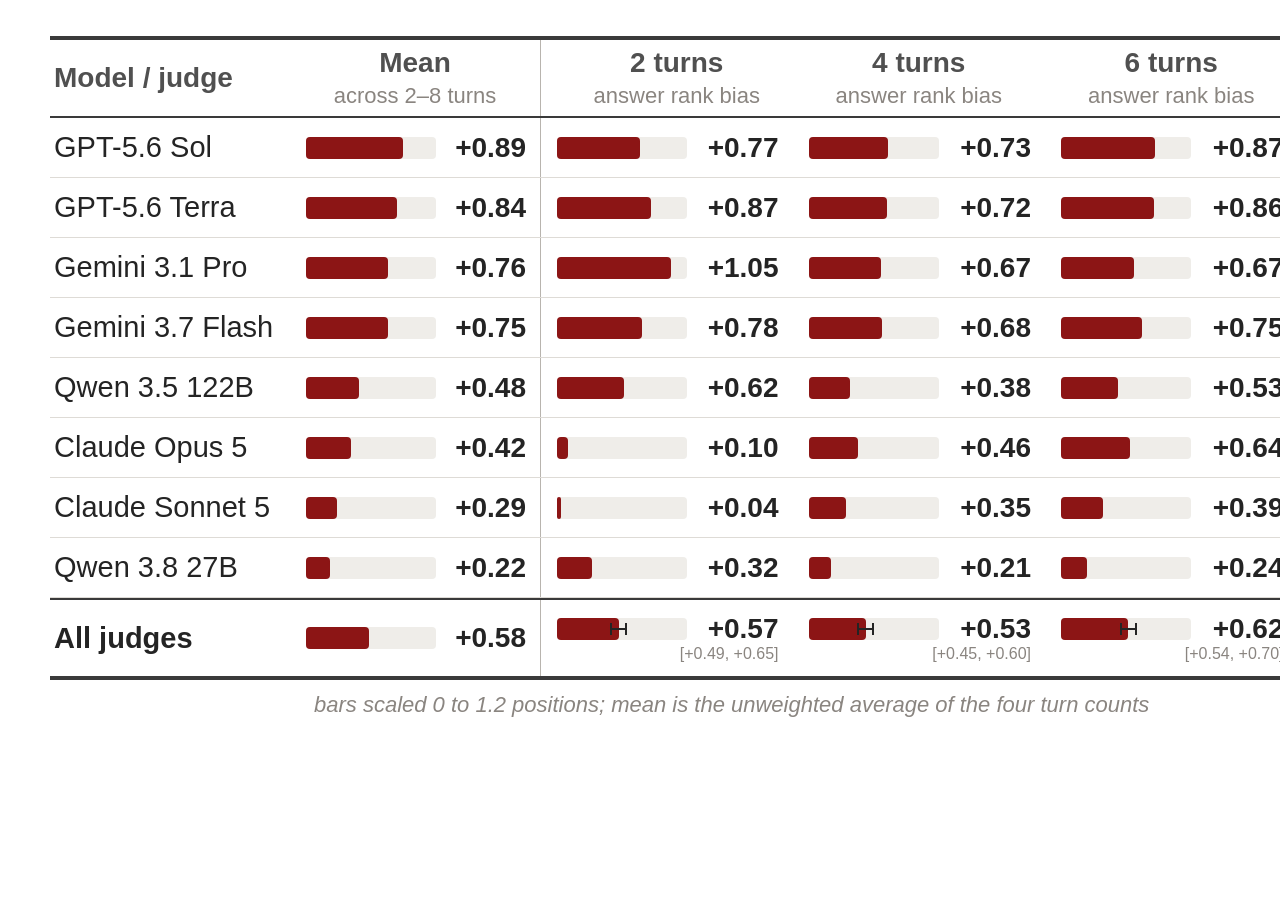
<file: figures/self-preference-multi-turn.html>
<!doctype html>
<html lang="en">
  <head>
    <meta charset="utf-8" />
    <meta name="viewport" content="width=device-width, initial-scale=1" />
    <title>Multi-turn answer rank bias</title>
    <style>
      :root {
        --cardinal: #8c1515;
        --cardinal-dark: #65100f;
        --cardinal-mid: #b26b66;
        --negative: #a5a29c;
        --ink: #242424;
        --body: #505050;
        --muted: #8a8580;
        --line: #dedbd6;
        --rule: #3a3a3a;
        --wash: #efede9;
        --white: #ffffff;
      }

      * {
        box-sizing: border-box;
      }

      html,
      body {
        margin: 0;
        background: var(--white);
      }

      body {
        width: 1600px;
        padding: 36px 50px 40px;
        color: var(--ink);
        font-family: "Helvetica Neue", Helvetica, Arial, sans-serif;
        font-variant-numeric: tabular-nums;
        -webkit-font-smoothing: antialiased;
      }

      .paper-figure {
        width: 1500px;
        border-top: 4px solid var(--rule);
        border-bottom: 4px solid var(--rule);
      }

      .result-header,
      .result-row {
        display: grid;
        grid-template-columns: 240px 250px 1fr 1fr 1fr 1fr;
        align-items: center;
      }

      .result-header {
        height: 78px;
        border-bottom: 2px solid var(--rule);
        color: var(--body);
        font-size: 28px;
        font-weight: 700;
        line-height: 1.15;
      }

      .result-header > div,
      .result-row > div {
        min-width: 0;
      }

      .turn-header {
        text-align: center;
      }

      .turn-header small {
        display: block;
        margin-top: 4px;
        color: var(--muted);
        font-size: 22px;
        font-weight: 400;
      }

      .result-row {
        height: 60px;
        border-bottom: 1.5px solid var(--line);
      }

      .result-row:last-child {
        border-bottom: 0;
      }

      .result-row.pooled {
        height: 78px;
        border-top: 2px solid var(--rule);
      }

      .model-name {
        padding-left: 4px;
        font-size: 29px;
        white-space: nowrap;
      }

      .pooled .model-name {
        font-weight: 700;
      }

      .divider {
        border-left: 1.5px solid #b8b4ae;
        padding-left: 20px;
        align-self: stretch;
      }

      .result-header .divider {
        align-self: stretch;
        display: flex;
        flex-direction: column;
        justify-content: center;
      }

      .turn-cell {
        display: grid;
        grid-template-columns: 130px 1fr;
        column-gap: 12px;
        align-items: center;
        align-content: center;
        padding-left: 16px;
        padding-right: 14px;
      }

      .bar-track {
        position: relative;
        height: 22px;
        border-radius: 4px;
        background: var(--wash);
      }

      .bar-fill {
        position: absolute;
        top: 0;
        bottom: 0;
        left: 0;
        width: var(--w);
        min-width: 4px;
        border-radius: 4px;
        background: var(--cardinal);
      }

      .ci-whisker {
        position: absolute;
        top: 50%;
        left: var(--lo);
        width: calc(var(--hi) - var(--lo));
        height: 2px;
        margin-top: -1px;
        background: var(--ink);
      }

      .ci-whisker::before,
      .ci-whisker::after {
        content: "";
        position: absolute;
        top: -5px;
        width: 2px;
        height: 12px;
        background: var(--ink);
      }

      .ci-whisker::before {
        left: 0;
      }

      .ci-whisker::after {
        right: 0;
      }

      .metric-value {
        color: var(--ink);
        font-size: 28px;
        font-weight: 700;
        text-align: right;
        white-space: nowrap;
      }

      .metric-ci {
        grid-column: 1 / -1;
        margin-top: 0;
        text-align: right;
        color: var(--muted);
        font-size: 16px;
        font-weight: 400;
        white-space: nowrap;
      }

      .scale-row {
        width: 1500px;
        display: grid;
        grid-template-columns: 240px 250px 1fr 1fr 1fr 1fr;
        margin-top: 12px;
        color: var(--muted);
        font-size: 22px;
        font-style: italic;
      }

      .scale-row span {
        padding-left: 24px;
      }

      @media print {
        @page {
          size: 8.5in 5.3in;
          margin: 0;
        }

        html {
          zoom: 0.5;
        }
      }
    </style>
  </head>
  <body>
    <main class="paper-figure" role="table" aria-label="Multi-turn answer rank bias by model and number of visible conversation turns">
      <div class="result-header" role="row">
        <div class="model-name" role="columnheader" style="font-size: 28px">Model / judge</div>
        <div class="turn-header" role="columnheader">Mean<small>across 2–8 turns</small></div>
        <div class="turn-header divider" role="columnheader">2 turns<small>answer rank bias</small></div>
        <div class="turn-header" role="columnheader">4 turns<small>answer rank bias</small></div>
        <div class="turn-header" role="columnheader">6 turns<small>answer rank bias</small></div>
        <div class="turn-header" role="columnheader">8 turns<small>answer rank bias</small></div>
      </div>

      <div id="result-rows" role="rowgroup"></div>
    </main>

    <div class="scale-row" aria-hidden="true">
      <span style="grid-column: 2 / span 4">bars scaled 0 to 1.2 positions; mean is the unweighted average of the four turn counts</span>
    </div>

    <script>
      const results = [
        { model: "GPT-5.6 Sol", turns: [0.77, 0.73, 0.87, 1.2] },
        { model: "GPT-5.6 Terra", turns: [0.87, 0.72, 0.86, 0.9] },
        { model: "Gemini 3.7 Flash", turns: [0.78, 0.68, 0.75, 0.8] },
        { model: "Claude Opus 5", turns: [0.1, 0.46, 0.64, 0.47] },
        { model: "Qwen 3.5 122B", turns: [0.62, 0.38, 0.53, 0.41] },
        { model: "Gemini 3.1 Pro", turns: [1.05, 0.67, 0.67, 0.65] },
        { model: "Claude Sonnet 5", turns: [0.04, 0.35, 0.39, 0.37] },
        { model: "Qwen 3.8 27B", turns: [0.32, 0.21, 0.24, 0.11] }
      ];

      // Pooled across all judges, with 95% CI (from the four-panel figure).
      const pooled = {
        model: "All judges",
        turns: [0.57, 0.53, 0.62, 0.61],
        ci: [[0.49, 0.65], [0.45, 0.6], [0.54, 0.7], [0.53, 0.69]]
      };

      const TURN_MAX = 1.2;
      const mean = r => r.turns.reduce((a, b) => a + b, 0) / r.turns.length;

      function pct(value) {
        return `${(value / TURN_MAX) * 100}%`;
      }

      function signed(value, digits) {
        const fixed = Math.abs(value).toFixed(digits);
        return value < 0 ? `â${fixed}` : `+${fixed}`;
      }

            function turnCell(value, ci, divider) {
        const whisker = ci ? `<span class="ci-whisker" style="--lo: ${pct(ci[0])}; --hi: ${pct(ci[1])}"></span>` : "";
        const ciText = ci ? `<span class="metric-ci">[${signed(ci[0], 2)}, ${signed(ci[1], 2)}]</span>` : "";
        return `<div class="turn-cell${divider ? " divider" : ""}" role="cell">
          <span class="bar-track"><span class="bar-fill" style="--w: ${pct(Math.max(value, 0))}"></span>${whisker}</span>
          <span class="metric-value">${signed(value, 2)}</span>${ciText}
        </div>`;
      }

      const rows = document.getElementById("result-rows");
      function addRow(result, extraClass) {
        const row = document.createElement("div");
        row.className = `result-row${extraClass ? ` ${extraClass}` : ""}`;
        row.setAttribute("role", "row");
        row.innerHTML = `<div class="model-name" role="rowheader">${result.model}</div>${turnCell(mean(result), result.meanCi || null, false)}${result.turns.map((value, i) => turnCell(value, result.ci ? result.ci[i] : null, i === 0)).join("")}`;
        rows.append(row);
      }
      // Judges sorted by mean answer rank bias across turn counts, highest first.
      [...results].sort((a, b) => mean(b) - mean(a)).forEach(result => addRow(result));
      addRow(pooled, "pooled");
    </script>
  </body>
</html>
</file>
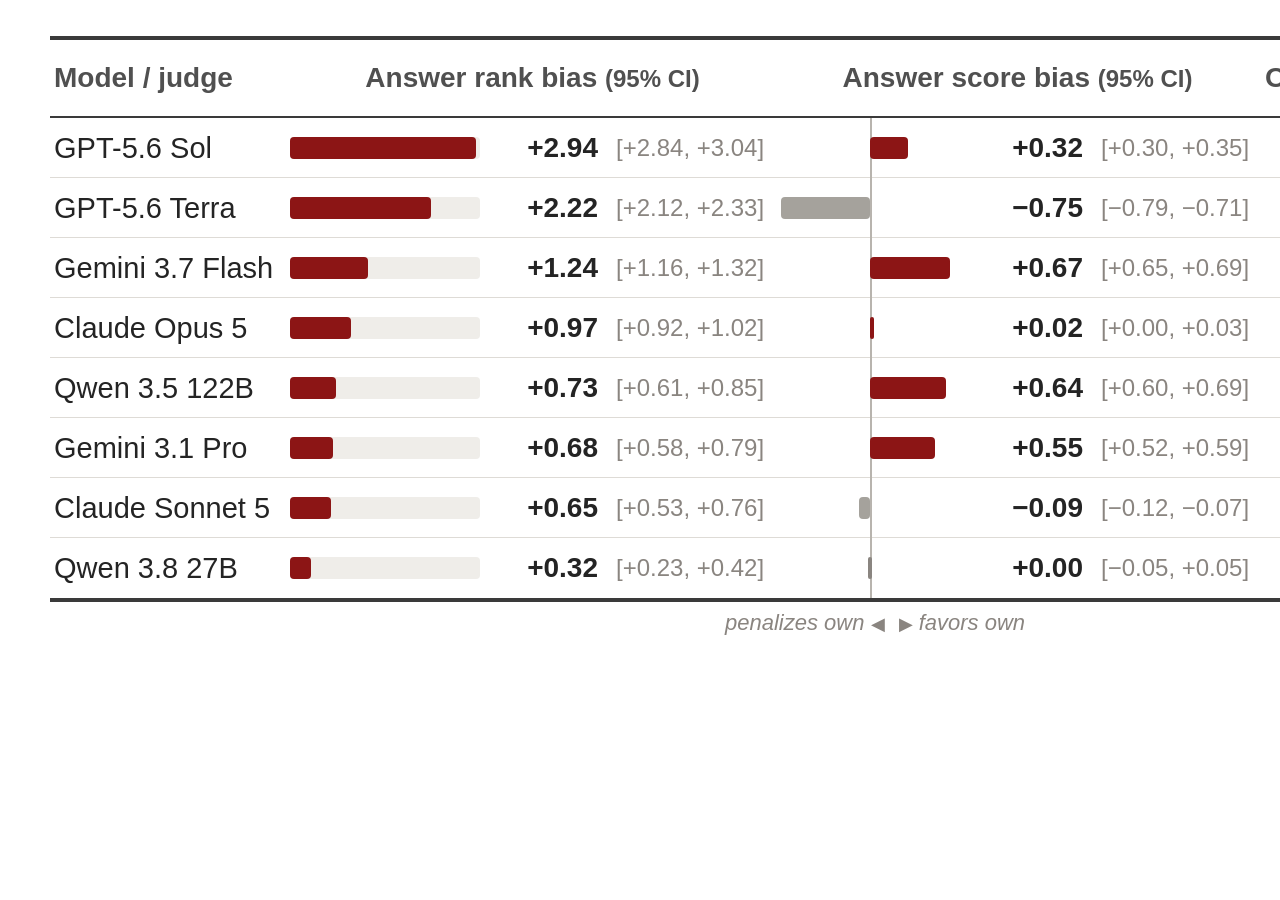
<file: figures/self-preference-results-table.html>
<!doctype html>
<html lang="en">
  <head>
    <meta charset="utf-8" />
    <meta name="viewport" content="width=device-width, initial-scale=1" />
    <title>Medical LLM self-preference results table</title>
    <style>
      :root {
        --cardinal: #8c1515;
        --cardinal-dark: #65100f;
        --cardinal-mid: #b26b66;
        --negative: #a5a29c;
        --ink: #242424;
        --body: #505050;
        --muted: #8a8580;
        --line: #dedbd6;
        --rule: #3a3a3a;
        --wash: #efede9;
        --white: #ffffff;
      }

      * {
        box-sizing: border-box;
      }

      html,
      body {
        margin: 0;
        background: var(--white);
      }

      body {
        width: 1600px;
        padding: 36px 50px 40px;
        color: var(--ink);
        font-family: "Helvetica Neue", Helvetica, Arial, sans-serif;
        font-variant-numeric: tabular-nums;
        -webkit-font-smoothing: antialiased;
      }

      .paper-figure {
        width: 1500px;
        border-top: 4px solid var(--rule);
        border-bottom: 4px solid var(--rule);
      }

      .result-header,
      .result-row {
        display: grid;
        grid-template-columns: 240px 485px 485px 290px;
        align-items: center;
      }

      .result-header {
        height: 78px;
        border-bottom: 2px solid var(--rule);
        color: var(--body);
        font-size: 28px;
        font-weight: 700;
        line-height: 1.15;
      }

      .result-header > div,
      .result-row > div {
        min-width: 0;
      }

      .metric-header {
        text-align: center;
      }

      .metric-header small {
        font-size: 24px;
        font-weight: 600;
      }

      .win-header {
        text-align: center;
      }
      .result-row {
        height: 60px;
        border-bottom: 1.5px solid var(--line);
      }

      .result-row:last-child {
        border-bottom: 0;
      }

      .model-name {
        padding-left: 4px;
        font-size: 29px;
        white-space: nowrap;
      }

      .metric-cell {
        display: grid;
        align-items: center;
        column-gap: 18px;
      }

      .rank-cell {
        grid-template-columns: 190px 100px 1fr;
        padding-right: 16px;
      }

      .score-cell {
        position: relative;
        height: 60px;
        grid-template-columns: 190px 100px 1fr;
        padding-right: 16px;
      }

      .score-cell::before {
        content: "";
        position: absolute;
        top: -0.75px;
        bottom: -0.75px;
        left: 95px;
        width: 2px;
        background: #b8b4ae;
      }

      .score-cell.first::before {
        top: 0;
      }

      .score-cell.last::before {
        bottom: 0;
      }

      .win-cell {
        grid-template-columns: 160px 1fr;
        padding-left: 20px;
      }

      .bar-track {
        position: relative;
        height: 22px;
        border-radius: 4px;
        background: var(--wash);
      }

      .bar-fill {
        position: absolute;
        top: 0;
        bottom: 0;
        left: 0;
        width: var(--w);
        min-width: 4px;
        border-radius: 4px;
        background: var(--cardinal);
      }

      .win-cell .bar-fill {
        background: var(--cardinal-mid);
      }

      .score-track {
        background: transparent;
      }

      .score-track .bar-fill--positive {
        left: 50%;
      }

      .score-track .bar-fill--negative {
        left: auto;
        right: 50%;
        background: var(--negative);
      }

      .score-track .bar-fill--zero {
        left: calc(50% - 2px);
        width: 4px;
        min-width: 0;
        background: var(--muted);
      }

      .metric-value {
        color: var(--ink);
        font-size: 28px;
        font-weight: 700;
        text-align: right;
        white-space: nowrap;
      }

      .metric-ci {
        color: var(--muted);
        font-size: 24px;
        white-space: nowrap;
      }
      .direction-row {
        width: 1500px;
        display: grid;
        grid-template-columns: 240px 485px 485px 290px;
        margin-top: 8px;
        color: var(--muted);
        font-size: 22px;
        font-style: italic;
      }

      .score-direction {
        grid-column: 3;
        display: flex;
        justify-content: center;
        gap: 14px;
        width: 200px;
        white-space: nowrap;
      }

      .score-direction .arrow {
        font-style: normal;
        font-size: 18px;
      }

      @media print {
        @page {
          size: 8.5in 4.8in;
          margin: 0;
        }

        html {
          zoom: 0.5;
        }
      }
    </style>
  </head>
  <body>
    <main class="paper-figure" role="table" aria-label="Medical LLM self-preference results by model">
      <div class="result-header" role="row">
        <div class="model-name" role="columnheader" style="font-size: 28px">Model / judge</div>
        <div class="metric-header" role="columnheader">Answer rank bias <small>(95% CI)</small></div>
        <div class="metric-header" role="columnheader">Answer score bias <small>(95% CI)</small></div>
        <div class="win-header" role="columnheader">Own-answer win rate</div>
      </div>

      <div id="result-rows" role="rowgroup"></div>
    </main>

    <div class="direction-row" aria-hidden="true">
      <div class="score-direction"><span>penalizes own <span class="arrow">◀</span></span><span><span class="arrow">▶</span> favors own</span></div>
    </div>

    <script>
      const results = [
        { model: "GPT-5.6 Sol", rank: 2.939, rankCi: [2.84, 3.04], score: 0.32, scoreCi: [0.30, 0.35], win: 89.5 },
        { model: "GPT-5.6 Terra", rank: 2.224, rankCi: [2.12, 2.33], score: -0.75, scoreCi: [-0.79, -0.71], win: 93.7 },
        { model: "Gemini 3.7 Flash", rank: 1.236, rankCi: [1.16, 1.32], score: 0.67, scoreCi: [0.65, 0.69], win: 73.7 },
        { model: "Claude Opus 5", rank: 0.969, rankCi: [0.92, 1.02], score: 0.02, scoreCi: [0.0, 0.03], win: 99.4 },
        { model: "Qwen 3.5 122B", rank: 0.73, rankCi: [0.61, 0.85], score: 0.64, scoreCi: [0.6, 0.69], win: 30.2 },
        { model: "Gemini 3.1 Pro", rank: 0.683, rankCi: [0.58, 0.79], score: 0.55, scoreCi: [0.52, 0.59], win: 56.8 },
        { model: "Claude Sonnet 5", rank: 0.647, rankCi: [0.53, 0.76], score: -0.09, scoreCi: [-0.12, -0.07], win: 59.8 },
        { model: "Qwen 3.8 27B", rank: 0.324, rankCi: [0.23, 0.42], score: 0.0, scoreCi: [-0.05, 0.05], win: 18.8 }
      ];

      const RANK_MAX = 3.0;
      const SCORE_MAX = 0.8;

      function signed(value, digits) {
        const fixed = Math.abs(value).toFixed(digits);
        if (value < 0) return `−${fixed}`;
        return `+${fixed}`;
      }

      function ci([lo, hi], digits) {
        return `[${signed(lo, digits)}, ${signed(hi, digits)}]`;
      }

      function scoreBarClass(value) {
        if (value > 0) return "bar-fill bar-fill--positive";
        if (value < 0) return "bar-fill bar-fill--negative";
        return "bar-fill bar-fill--zero";
      }
      const rows = document.getElementById("result-rows");
      results.forEach((result, index) => {
        const row = document.createElement("div");
        row.className = "result-row";
        row.setAttribute("role", "row");
        const rankWidth = (result.rank / RANK_MAX) * 100;
        const scoreWidth = (Math.abs(result.score) / SCORE_MAX) * 50;
        const edge = index === 0 ? " first" : index === results.length - 1 ? " last" : "";
        row.innerHTML = `
          <div class="model-name" role="rowheader">${result.model}</div>
          <div class="metric-cell rank-cell" role="cell">
            <span class="bar-track"><span class="bar-fill" style="--w: ${rankWidth}%"></span></span>
            <span class="metric-value">${signed(result.rank, 2)}</span>
            <span class="metric-ci">${ci(result.rankCi, 2)}</span>
          </div>
          <div class="metric-cell score-cell${edge}" role="cell">
            <span class="bar-track score-track"><span class="${scoreBarClass(result.score)}" style="--w: ${scoreWidth}%"></span></span>
            <span class="metric-value">${signed(result.score, 2)}</span>
            <span class="metric-ci">${ci(result.scoreCi, 2)}</span>
          </div>
          <div class="metric-cell win-cell" role="cell">
            <span class="bar-track"><span class="bar-fill" style="--w: ${result.win}%"></span></span>
            <span class="metric-value">${result.win.toFixed(1)}%</span>
          </div>`;
        rows.append(row);
      });
    </script>
  </body>
</html>
</file>
<file: leaderboard/styles.css>
@import url("https://fonts.googleapis.com/css2?family=Pontano+Sans:wght@400;600;700&family=Tenor+Sans&display=swap");

:root {
  --cardinal: #8c1515;
  --cardinal-dark: #65100f;
  --cardinal-soft: #f4cfca;
  --ink: #242424;
  --body: #505050;
  --muted: #77736f;
  --line: #dedbd6;
  --wash: #f7f6f3;
  --white: #ffffff;
  --display: "Tenor Sans", "Helvetica Neue", Arial, sans-serif;
  --sans: "Pontano Sans", "Helvetica Neue", Arial, sans-serif;
  --page-pad: clamp(1.25rem, 4vw, 4.5rem);
  --content: 90rem;
}

*,
*::before,
*::after {
  box-sizing: border-box;
}

html {
  scroll-behavior: smooth;
}

body {
  margin: 0;
  color: var(--ink);
  background: var(--white);
  font-family: var(--sans);
  font-size: 1.05rem;
  line-height: 1.65;
  -webkit-font-smoothing: antialiased;
}

a {
  color: inherit;
}

.skip-link {
  position: fixed;
  top: 1rem;
  left: 1rem;
  z-index: 20;
  padding: 0.65rem 1rem;
  color: var(--white);
  background: var(--cardinal);
  transform: translateY(-180%);
}

.skip-link:focus {
  transform: translateY(0);
}

.site-header {
  width: min(100%, var(--content));
  min-height: 4.5rem;
  margin: 0 auto;
  padding: 0.75rem var(--page-pad);
  display: flex;
  align-items: center;
  justify-content: flex-end;
  gap: 2rem;
  overflow-x: auto;
}

.site-nav {
  display: flex;
  align-items: center;
  gap: clamp(1rem, 3vw, 2.5rem);
  font-size: 0.9rem;
  white-space: nowrap;
}

.site-nav a {
  padding: 0.35rem 0;
  text-decoration-color: transparent;
  text-underline-offset: 0.35rem;
  transition: color 160ms ease, text-decoration-color 160ms ease;
}

.site-nav a:hover,
.site-nav a:focus-visible {
  color: var(--cardinal);
  text-decoration-color: var(--cardinal);
}

main,
.site-footer {
  width: min(100%, var(--content));
  margin-inline: auto;
  padding-inline: var(--page-pad);
}

.hero {
  min-height: auto;
  padding: clamp(3rem, 6vw, 5rem) 0 clamp(3.5rem, 7vw, 5.5rem);
}

h1,
h2,
h3,
p {
  margin-top: 0;
}

h1,
h2 {
  font-family: var(--display);
  font-weight: 400;
}

h1 {
  max-width: 18ch;
  margin-bottom: 1.25rem;
  font-size: clamp(3rem, 6.5vw, 6.6rem);
  letter-spacing: -0.045em;
  line-height: 0.98;
}

h2 {
  margin-bottom: 0;
  font-size: clamp(2rem, 3.2vw, 3.4rem);
  letter-spacing: -0.035em;
  line-height: 1.05;
}

h3 {
  margin-bottom: 0.8rem;
  font-size: 1.1rem;
  line-height: 1.35;
}

.hero__intro {
  max-width: 48rem;
  margin-bottom: 0;
  color: var(--body);
  font-size: clamp(1.15rem, 1.7vw, 1.55rem);
  line-height: 1.55;
}

.section {
  padding: clamp(2.5rem, 4vw, 4rem) 0;
  border-bottom: 1px solid var(--line);
}

.section-heading {
  margin-bottom: clamp(1.5rem, 2.5vw, 2.25rem);
}

.section-heading > p {
  max-width: 48rem;
  margin-top: 0.85rem;
  margin-bottom: 0;
  color: var(--body);
  font-size: 1.1rem;
}

.table-wrap {
  overflow-x: auto;
  outline: none;
}

.table-wrap:focus-visible {
  box-shadow: 0 0 0 3px var(--cardinal-soft);
}

table {
  width: 100%;
  min-width: 62rem;
  border-collapse: collapse;
  font-size: 0.95rem;
}

th,
td {
  padding: 0.95rem 0.85rem;
  text-align: left;
  border-bottom: 1px solid var(--line);
}

thead th {
  padding-top: 0;
  color: var(--muted);
  font-size: 0.7rem;
  font-weight: 700;
  letter-spacing: 0.1em;
  text-transform: uppercase;
}

tbody th {
  font-size: 1.05rem;
}

tbody tr {
  transition: background-color 160ms ease;
}

tbody tr:hover {
  background: var(--wash);
}

.rank {
  color: var(--cardinal);
  font-family: var(--display);
  font-size: 1.45rem;
}

.metric strong,
.metric small {
  display: block;
}

.metric strong {
  color: var(--cardinal);
}

.metric small {
  margin-top: 0.15rem;
  color: var(--muted);
  font-size: 0.72rem;
  white-space: nowrap;
}

.status {
  display: inline-block;
  min-width: 6rem;
  padding: 0.24rem 0.55rem;
  border: 1px solid var(--line);
  border-radius: 999px;
  color: var(--muted);
  font-size: 0.72rem;
  text-align: center;
}

.table-note,
.figure-caption {
  color: var(--muted);
  font-size: 0.84rem;
}

.table-note {
  margin: 0.8rem 0 0;
}

.figure-grid {
  display: grid;
  grid-template-columns: 1.25fr 0.75fr;
  gap: 1.25rem;
}

.figure-card {
  min-width: 0;
  padding: clamp(1.1rem, 2vw, 1.75rem);
  border: 1px solid var(--line);
  background: var(--white);
}

.figure-card--full {
  width: 100%;
}

.figure-card figcaption {
  min-height: 3.5rem;
  padding-bottom: 0.85rem;
  display: flex;
  justify-content: space-between;
  gap: 2rem;
  border-bottom: 1px solid var(--line);
}

.figure-card figcaption strong,
.figure-card figcaption small {
  display: block;
}

.figure-card figcaption strong {
  font-size: 1rem;
}

.figure-card figcaption small {
  margin-top: 0.2rem;
  color: var(--muted);
  font-size: 0.78rem;
}

.figure-number {
  flex: 0 0 auto;
  color: var(--cardinal);
  font-size: 0.7rem;
  font-weight: 700;
  letter-spacing: 0.08em;
  text-transform: uppercase;
}

.data-chart {
  margin-bottom: 1rem;
  border-top: 3px solid var(--ink);
  border-bottom: 3px solid var(--ink);
  font-variant-numeric: tabular-nums;
}

.data-chart__header,
.data-chart__row {
  display: grid;
  grid-template-columns: minmax(12rem, 1.05fr) minmax(16rem, 1.7fr) 5rem minmax(8.5rem, 0.75fr);
  gap: clamp(0.8rem, 2vw, 2rem);
  align-items: center;
}

.data-chart__header {
  min-height: 3.5rem;
  color: var(--body);
  font-size: 0.85rem;
  font-weight: 700;
}

.data-chart__body {
  border-top: 2px solid var(--ink);
}

.data-chart__row {
  min-height: 4.25rem;
  border-top: 1px solid var(--line);
}

.data-chart__row:first-child {
  border-top: 0;
}

.data-chart__name {
  font-size: 1rem;
  font-weight: 600;
}

.data-chart__row > strong {
  color: var(--cardinal-dark);
  font-size: 1.05rem;
  text-align: right;
}

.data-chart__ci {
  color: var(--muted);
  white-space: nowrap;
}

.bar-track {
  position: relative;
  display: block;
  width: 100%;
  height: 1.15rem;
  overflow: hidden;
  border-radius: 2px;
  background: var(--wash);
}

.bar-fill {
  position: absolute;
  inset: 0 auto 0 0;
  width: var(--bar-size);
  min-width: 2px;
  border-radius: inherit;
  background: var(--cardinal);
}

.bar-track--reference::after {
  content: "";
  position: absolute;
  z-index: 2;
  top: -0.15rem;
  bottom: -0.15rem;
  left: 50%;
  width: 1px;
  background: rgb(36 36 36 / 45%);
}

.bar-track--diverging {
  overflow: visible;
  background: transparent;
}

.bar-track--diverging::before {
  content: "";
  position: absolute;
  top: -0.4rem;
  bottom: -0.4rem;
  left: 50%;
  width: 1px;
  background: var(--muted);
}

.bar-fill--positive {
  left: 50%;
  background: var(--cardinal);
}

.bar-fill--negative {
  right: 50%;
  left: auto;
  background: #a5a29c;
}

.bar-fill--zero {
  left: calc(50% - 1px);
  background: var(--muted);
}

.data-chart__direction {
  display: grid;
  grid-template-columns: minmax(12rem, 1.05fr) minmax(16rem, 1.7fr) 5rem minmax(8.5rem, 0.75fr);
  gap: clamp(0.8rem, 2vw, 2rem);
  min-height: 2.6rem;
  align-items: center;
  color: var(--muted);
  font-size: 0.78rem;
  font-style: italic;
}

.data-chart__direction span:first-child {
  grid-column: 2;
  grid-row: 1;
  justify-self: start;
}

.data-chart__direction span:last-child {
  grid-column: 2;
  grid-row: 1;
  justify-self: end;
}

.data-chart--simple .data-chart__header,
.data-chart--simple .data-chart__row {
  grid-template-columns: minmax(12rem, 1.05fr) minmax(16rem, 2.45fr) 5rem;
}

.figure-caption {
  max-width: 56rem;
  margin: 0;
}

.result-summary {
  margin-top: 1.25rem;
  display: grid;
  grid-template-columns: repeat(3, 1fr);
  border-top: 1px solid var(--line);
  border-bottom: 1px solid var(--line);
}

.result-summary p {
  margin: 0;
  padding: 1.5rem;
  color: var(--body);
  font-size: 0.88rem;
}

.result-summary p + p {
  border-left: 1px solid var(--line);
}

.result-summary strong,
.result-summary span {
  display: block;
}

.result-layout {
  display: grid;
  grid-template-columns: 1fr;
  gap: 1rem;
  align-items: start;
}

.table-wrap--compact {
  border-top: 1px solid var(--line);
}

.compact-table {
  min-width: 44rem;
}

.compact-table th,
.compact-table td {
  padding-block: 0.85rem;
}

.table-total th,
.table-total td {
  color: var(--cardinal-dark);
  font-weight: 700;
  border-top: 2px solid var(--cardinal-soft);
}

.result-summary strong {
  margin-bottom: 0.25rem;
  color: var(--cardinal);
  font-family: var(--display);
  font-size: 1.25rem;
  font-weight: 400;
}

.result-summary span {
  margin-top: 0.2rem;
  color: var(--muted);
  font-size: 0.76rem;
}

.methods {
  display: grid;
  grid-template-columns: minmax(17rem, 0.7fr) minmax(0, 1.3fr);
  gap: clamp(2.5rem, 6vw, 6rem);
}

.methods__heading {
  position: relative;
}

.methods__heading > p {
  max-width: 32rem;
  margin: 0.85rem 0 0;
  color: var(--body);
  font-size: 1.1rem;
}

.methods__heading::after {
  content: "";
  display: block;
  width: 7.5rem;
  height: 3px;
  margin-top: 1.75rem;
  background: linear-gradient(90deg, var(--cardinal), var(--cardinal-soft));
}

.methods__content article {
  padding: 0.25rem 0 1.5rem;
  display: grid;
  grid-template-columns: 10rem 1fr;
  gap: 2rem;
  border-bottom: 1px solid var(--line);
}

.methods__content article + article {
  padding-top: 1.5rem;
}

.methods__content h3,
.methods__content p {
  margin-bottom: 0;
}

.methods__content p {
  color: var(--body);
}

.citation {
  margin: clamp(3.5rem, 6vw, 6rem) 0;
  padding: clamp(1.75rem, 3.5vw, 3rem);
  display: grid;
  grid-template-columns: 0.75fr 1.25fr;
  gap: clamp(2rem, 4vw, 4rem);
  align-items: start;
  color: var(--white);
  background: var(--cardinal-dark);
}

.citation h2 {
  font-size: clamp(2rem, 3.2vw, 3.2rem);
}

.citation__intro {
  max-width: 28rem;
  margin: 0.85rem 0 0;
  color: var(--cardinal-soft);
}

.citation pre {
  max-width: 100%;
  margin: 0;
  padding: 1.25rem;
  overflow-x: auto;
  border: 1px solid rgb(255 255 255 / 25%);
  color: #fae9e6;
  background: rgb(0 0 0 / 12%);
  font-size: 0.78rem;
  line-height: 1.7;
}

.site-footer {
  min-height: 5.5rem;
  padding-top: 1.25rem;
  padding-bottom: 1.25rem;
  display: flex;
  align-items: center;
  justify-content: space-between;
  gap: 2rem;
  border-top: 1px solid var(--line);
  color: var(--muted);
  font-size: 0.82rem;
}

.site-footer p {
  margin: 0;
}

.site-footer a {
  text-underline-offset: 0.3rem;
}

:focus-visible {
  outline: 2px solid var(--cardinal);
  outline-offset: 4px;
}

@media (max-width: 900px) {
  .section-heading,
  .methods,
  .citation {
    grid-template-columns: 1fr;
  }

  .hero {
    min-height: auto;
  }

  .figure-grid {
    grid-template-columns: 1fr;
  }

  .result-summary {
    grid-template-columns: 1fr;
  }

  .result-layout {
    grid-template-columns: 1fr;
  }

  .result-summary p + p {
    border-top: 1px solid var(--line);
    border-left: 0;
  }

  .methods {
    gap: 2.5rem;
  }

  .citation {
    gap: 2rem;
  }
}

@media (max-width: 760px) {
  .data-chart__header {
    position: absolute;
    width: 1px;
    height: 1px;
    padding: 0;
    overflow: hidden;
    clip: rect(0 0 0 0);
    white-space: nowrap;
    border: 0;
  }

  .data-chart__body {
    border-top: 0;
  }

  .data-chart__row,
  .data-chart--simple .data-chart__row {
    min-height: 0;
    padding: 0.8rem 0;
    grid-template-columns: minmax(0, 1fr) auto;
    grid-template-areas:
      "name value"
      "ci ci"
      "bar bar";
    gap: 0.35rem 1rem;
  }

  .data-chart__name {
    grid-area: name;
  }

  .data-chart__row > strong {
    grid-area: value;
  }

  .data-chart__ci {
    grid-area: ci;
    font-size: 0.82rem;
  }

  .data-chart__ci::before {
    content: "95% CI ";
  }

  .bar-track {
    grid-area: bar;
    margin-top: 0.2rem;
  }

  .data-chart__direction {
    display: none;
  }
}

@media (max-width: 640px) {
  body {
    font-size: 1rem;
  }

  .site-header {
    min-height: 4rem;
  }

  .hero {
    padding-top: 2.5rem;
  }

  h1 {
    font-size: clamp(2.8rem, 14vw, 4.5rem);
  }

  .section {
    padding-block: 3.5rem;
  }

  .section-heading {
    margin-bottom: 2rem;
  }

  .figure-card {
    padding: 0.9rem;
  }

  .methods__content article {
    grid-template-columns: 1fr;
    gap: 0.75rem;
  }

  .citation {
    margin-inline: calc(var(--page-pad) * -1);
  }

  .site-footer {
    align-items: flex-start;
    flex-direction: column;
    gap: 0.5rem;
  }
}

@media (prefers-reduced-motion: reduce) {
  html {
    scroll-behavior: auto;
  }

  *,
  *::before,
  *::after {
    transition-duration: 0.01ms !important;
  }
}

@media print {
  .site-nav,
  .skip-link,
  .site-footer a {
    display: none;
  }

  .section,
  .citation {
    break-inside: avoid;
  }

  .citation {
    color: var(--ink);
    border: 1px solid var(--line);
    background: var(--white);
  }
}
</file>
<file: src/leaderboard/styles.css>
@import url("https://fonts.googleapis.com/css2?family=Pontano+Sans:wght@400;600;700&family=Tenor+Sans&display=swap");

:root {
  --cardinal: #8c1515;
  --cardinal-dark: #65100f;
  --cardinal-soft: #f4cfca;
  --ink: #242424;
  --body: #505050;
  --muted: #77736f;
  --line: #dedbd6;
  --wash: #f7f6f3;
  --white: #ffffff;
  --display: "Tenor Sans", "Helvetica Neue", Arial, sans-serif;
  --sans: "Pontano Sans", "Helvetica Neue", Arial, sans-serif;
  --page-pad: clamp(1.25rem, 4vw, 4.5rem);
  --content: 90rem;
}

*,
*::before,
*::after {
  box-sizing: border-box;
}

html {
  scroll-behavior: smooth;
}

body {
  margin: 0;
  color: var(--ink);
  background: var(--white);
  font-family: var(--sans);
  font-size: 1.05rem;
  line-height: 1.65;
  -webkit-font-smoothing: antialiased;
}

a {
  color: inherit;
}

.skip-link {
  position: fixed;
  top: 1rem;
  left: 1rem;
  z-index: 20;
  padding: 0.65rem 1rem;
  color: var(--white);
  background: var(--cardinal);
  transform: translateY(-180%);
}

.skip-link:focus {
  transform: translateY(0);
}

.site-header {
  width: min(100%, var(--content));
  min-height: 4.5rem;
  margin: 0 auto;
  padding: 0.75rem var(--page-pad);
  display: flex;
  align-items: center;
  justify-content: flex-end;
  gap: 2rem;
  overflow-x: auto;
}

.site-nav {
  display: flex;
  align-items: center;
  gap: clamp(1rem, 3vw, 2.5rem);
  font-size: 0.9rem;
  white-space: nowrap;
}

.site-nav a {
  padding: 0.35rem 0;
  text-decoration-color: transparent;
  text-underline-offset: 0.35rem;
  transition: color 160ms ease, text-decoration-color 160ms ease;
}

.site-nav a:hover,
.site-nav a:focus-visible {
  color: var(--cardinal);
  text-decoration-color: var(--cardinal);
}

main,
.site-footer {
  width: min(100%, var(--content));
  margin-inline: auto;
  padding-inline: var(--page-pad);
}

.hero {
  min-height: auto;
  padding: clamp(3rem, 6vw, 5rem) 0 clamp(3.5rem, 7vw, 5.5rem);
}

h1,
h2,
h3,
p {
  margin-top: 0;
}

h1,
h2 {
  font-family: var(--display);
  font-weight: 400;
}

h1 {
  max-width: 18ch;
  margin-bottom: 1.25rem;
  font-size: clamp(3rem, 6.5vw, 6.6rem);
  letter-spacing: -0.045em;
  line-height: 0.98;
}

h2 {
  margin-bottom: 0;
  font-size: clamp(2rem, 3.2vw, 3.4rem);
  letter-spacing: -0.035em;
  line-height: 1.05;
}

h3 {
  margin-bottom: 0.8rem;
  font-size: 1.1rem;
  line-height: 1.35;
}

.hero__intro {
  max-width: 48rem;
  margin-bottom: 0;
  color: var(--body);
  font-size: clamp(1.15rem, 1.7vw, 1.55rem);
  line-height: 1.55;
}

.section {
  padding: clamp(2.5rem, 4vw, 4rem) 0;
  border-bottom: 1px solid var(--line);
}

.section-heading {
  margin-bottom: clamp(1.5rem, 2.5vw, 2.25rem);
}

.section-heading > p {
  max-width: 48rem;
  margin-top: 0.85rem;
  margin-bottom: 0;
  color: var(--body);
  font-size: 1.1rem;
}

.table-wrap {
  overflow-x: auto;
  outline: none;
}

.table-wrap:focus-visible {
  box-shadow: 0 0 0 3px var(--cardinal-soft);
}

table {
  width: 100%;
  min-width: 62rem;
  border-collapse: collapse;
  font-size: 0.95rem;
}

th,
td {
  padding: 0.95rem 0.85rem;
  text-align: left;
  border-bottom: 1px solid var(--line);
}

thead th {
  padding-top: 0;
  color: var(--muted);
  font-size: 0.7rem;
  font-weight: 700;
  letter-spacing: 0.1em;
  text-transform: uppercase;
}

tbody th {
  font-size: 1.05rem;
}

tbody tr {
  transition: background-color 160ms ease;
}

tbody tr:hover {
  background: var(--wash);
}

.rank {
  color: var(--cardinal);
  font-family: var(--display);
  font-size: 1.45rem;
}

.metric strong,
.metric small {
  display: block;
}

.metric strong {
  color: var(--cardinal);
}

.metric small {
  margin-top: 0.15rem;
  color: var(--muted);
  font-size: 0.72rem;
  white-space: nowrap;
}

.status {
  display: inline-block;
  min-width: 6rem;
  padding: 0.24rem 0.55rem;
  border: 1px solid var(--line);
  border-radius: 999px;
  color: var(--muted);
  font-size: 0.72rem;
  text-align: center;
}

.table-note,
.figure-caption {
  color: var(--muted);
  font-size: 0.84rem;
}

.table-note {
  margin: 0.8rem 0 0;
}

.figure-grid {
  display: grid;
  grid-template-columns: 1.25fr 0.75fr;
  gap: 1.25rem;
}

.figure-card {
  min-width: 0;
  padding: clamp(1.1rem, 2vw, 1.75rem);
  border: 1px solid var(--line);
  background: var(--white);
}

.figure-card--full {
  width: 100%;
}

.figure-card figcaption {
  min-height: 3.5rem;
  padding-bottom: 0.85rem;
  display: flex;
  justify-content: space-between;
  gap: 2rem;
  border-bottom: 1px solid var(--line);
}

.figure-card figcaption strong,
.figure-card figcaption small {
  display: block;
}

.figure-card figcaption strong {
  font-size: 1rem;
}

.figure-card figcaption small {
  margin-top: 0.2rem;
  color: var(--muted);
  font-size: 0.78rem;
}

.figure-number {
  flex: 0 0 auto;
  color: var(--cardinal);
  font-size: 0.7rem;
  font-weight: 700;
  letter-spacing: 0.08em;
  text-transform: uppercase;
}

.chart {
  width: 100%;
  height: auto;
  margin: 0.9rem 0 0.5rem;
  overflow: visible;
}

.chart--wide {
  max-width: none;
  margin-inline: auto;
}

.chart__grid line {
  stroke: var(--line);
  stroke-width: 1;
}

.chart__grid .chart__zero {
  stroke: var(--ink);
  stroke-dasharray: 4 5;
}

.chart__labels {
  fill: var(--muted);
  font-family: var(--sans);
  font-size: 13px;
}

.bar {
  fill: var(--cardinal-soft);
}

.bar--strong {
  fill: var(--cardinal);
}

.bar--negative {
  fill: #a5a29c;
}

.bar--zero {
  fill: var(--muted);
}

.chart__values {
  fill: var(--cardinal-dark);
  font-family: var(--sans);
  font-size: 12px;
  font-weight: 700;
}

.chart__values--centered {
  text-anchor: middle;
}

.chart__bar-values {
  fill: var(--white);
  font-family: var(--sans);
  font-size: 13px;
  font-weight: 700;
  text-anchor: middle;
}

.chart__intervals line {
  stroke: var(--cardinal-dark);
  stroke-width: 2;
}

.chart__grid .chart__reference {
  stroke: var(--cardinal-dark);
  stroke-dasharray: 6 6;
}

.figure-caption {
  max-width: 56rem;
  margin: 0;
}

.result-summary {
  margin-top: 1.25rem;
  display: grid;
  grid-template-columns: repeat(3, 1fr);
  border-top: 1px solid var(--line);
  border-bottom: 1px solid var(--line);
}

.result-summary p {
  margin: 0;
  padding: 1.5rem;
  color: var(--body);
  font-size: 0.88rem;
}

.result-summary p + p {
  border-left: 1px solid var(--line);
}

.result-summary strong,
.result-summary span {
  display: block;
}

.result-layout {
  display: grid;
  grid-template-columns: minmax(18rem, 0.72fr) minmax(32rem, 1.28fr);
  gap: 0.9rem;
  align-items: start;
}

.table-wrap--compact {
  border-top: 1px solid var(--line);
}

.compact-table {
  min-width: 44rem;
}

.compact-table th,
.compact-table td {
  padding-block: 0.85rem;
}

.table-total th,
.table-total td {
  color: var(--cardinal-dark);
  font-weight: 700;
  border-top: 2px solid var(--cardinal-soft);
}

.result-summary strong {
  margin-bottom: 0.25rem;
  color: var(--cardinal);
  font-family: var(--display);
  font-size: 1.25rem;
  font-weight: 400;
}

.result-summary span {
  margin-top: 0.2rem;
  color: var(--muted);
  font-size: 0.76rem;
}

.methods {
  display: grid;
  grid-template-columns: minmax(17rem, 0.7fr) minmax(0, 1.3fr);
  gap: clamp(2.5rem, 6vw, 6rem);
}

.methods__heading {
  position: relative;
}

.methods__heading > p {
  max-width: 32rem;
  margin: 0.85rem 0 0;
  color: var(--body);
  font-size: 1.1rem;
}

.methods__heading::after {
  content: "";
  display: block;
  width: 7.5rem;
  height: 3px;
  margin-top: 1.75rem;
  background: linear-gradient(90deg, var(--cardinal), var(--cardinal-soft));
}

.methods__content article {
  padding: 0.25rem 0 1.5rem;
  display: grid;
  grid-template-columns: 10rem 1fr;
  gap: 2rem;
  border-bottom: 1px solid var(--line);
}

.methods__content article + article {
  padding-top: 1.5rem;
}

.methods__content h3,
.methods__content p {
  margin-bottom: 0;
}

.methods__content p {
  color: var(--body);
}

.citation {
  margin: clamp(3.5rem, 6vw, 6rem) 0;
  padding: clamp(1.75rem, 3.5vw, 3rem);
  display: grid;
  grid-template-columns: 0.75fr 1.25fr;
  gap: clamp(2rem, 4vw, 4rem);
  align-items: start;
  color: var(--white);
  background: var(--cardinal-dark);
}

.citation h2 {
  font-size: clamp(2rem, 3.2vw, 3.2rem);
}

.citation__intro {
  max-width: 28rem;
  margin: 0.85rem 0 0;
  color: var(--cardinal-soft);
}

.citation pre {
  max-width: 100%;
  margin: 0;
  padding: 1.25rem;
  overflow-x: auto;
  border: 1px solid rgb(255 255 255 / 25%);
  color: #fae9e6;
  background: rgb(0 0 0 / 12%);
  font-size: 0.78rem;
  line-height: 1.7;
}

.site-footer {
  min-height: 5.5rem;
  padding-top: 1.25rem;
  padding-bottom: 1.25rem;
  display: flex;
  align-items: center;
  justify-content: space-between;
  gap: 2rem;
  border-top: 1px solid var(--line);
  color: var(--muted);
  font-size: 0.82rem;
}

.site-footer p {
  margin: 0;
}

.site-footer a {
  text-underline-offset: 0.3rem;
}

:focus-visible {
  outline: 2px solid var(--cardinal);
  outline-offset: 4px;
}

@media (max-width: 900px) {
  .section-heading,
  .methods,
  .citation {
    grid-template-columns: 1fr;
  }

  .hero {
    min-height: auto;
  }

  .figure-grid {
    grid-template-columns: 1fr;
  }

  .result-summary {
    grid-template-columns: 1fr;
  }

  .result-layout {
    grid-template-columns: 1fr;
  }

  .result-summary p + p {
    border-top: 1px solid var(--line);
    border-left: 0;
  }

  .methods {
    gap: 2.5rem;
  }

  .citation {
    gap: 2rem;
  }
}

@media (max-width: 640px) {
  body {
    font-size: 1rem;
  }

  .site-header {
    min-height: 4rem;
  }

  .hero {
    padding-top: 2.5rem;
  }

  h1 {
    font-size: clamp(2.8rem, 14vw, 4.5rem);
  }

  .section {
    padding-block: 3.5rem;
  }

  .section-heading {
    margin-bottom: 2rem;
  }

  .methods__content article {
    grid-template-columns: 1fr;
    gap: 0.75rem;
  }

  .citation {
    margin-inline: calc(var(--page-pad) * -1);
  }

  .site-footer {
    align-items: flex-start;
    flex-direction: column;
    gap: 0.5rem;
  }
}

@media (prefers-reduced-motion: reduce) {
  html {
    scroll-behavior: auto;
  }

  *,
  *::before,
  *::after {
    transition-duration: 0.01ms !important;
  }
}

@media print {
  .site-nav,
  .skip-link,
  .site-footer a {
    display: none;
  }

  .section,
  .citation {
    break-inside: avoid;
  }

  .citation {
    color: var(--ink);
    border: 1px solid var(--line);
    background: var(--white);
  }
}
</file>
